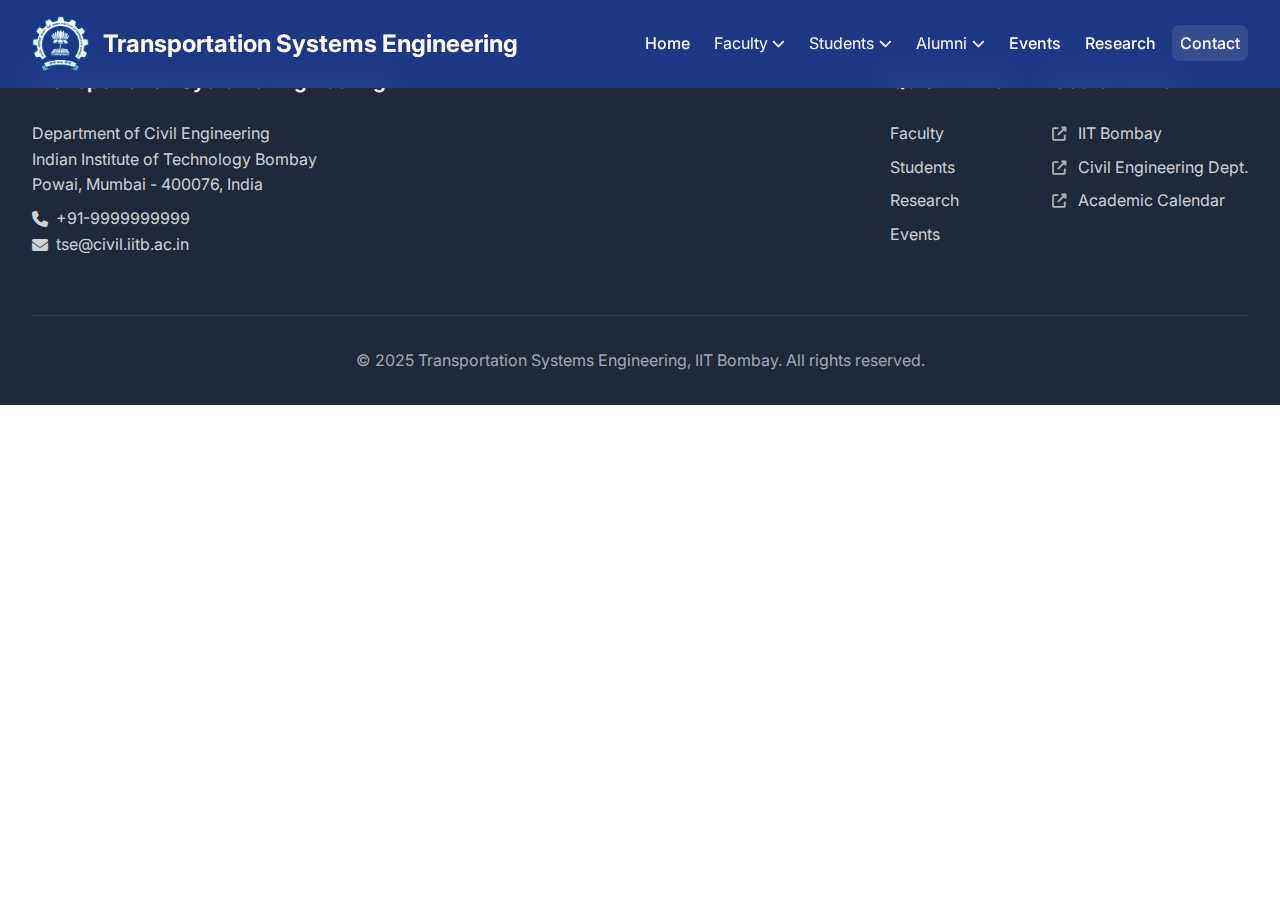
<file: contact.html>
<!DOCTYPE html>
<html lang="en">
<head>
    <meta charset="UTF-8">
    <meta name="viewport" content="width=device-width, initial-scale=1.0">
    <title>Contact - Transportation Systems Engineering | IIT Bombay</title>
    <link href="https://fonts.googleapis.com/css2?family=Inter:wght@300;400;500;600;700;800&family=Poppins:wght@300;400;500;600;700&display=swap" rel="stylesheet">
    <link href="https://cdnjs.cloudflare.com/ajax/libs/font-awesome/6.4.0/css/all.min.css" rel="stylesheet">
    <link rel="stylesheet" href="styles.css">
</head>
<body>
    <!-- Navigation -->
    <header class="header">
        <nav class="navbar">
            <div class="nav-container">
                <a href="index.html" class="logo">
                    <img src="assets/iitb-logo.png" alt="IIT Bombay Logo" class="iitb-logo" style="height: 56px; vertical-align: middle; margin-right: 10px;">
                    <span>Transportation Systems Engineering</span>
                </a>
                
                <ul class="nav-menu">
                    <li><a href="index.html" class="nav-link">Home</a></li>
                    <li class="dropdown">
                        <span class="nav-link dropdown-toggle">Faculty <i class="fas fa-chevron-down"></i></span>
                        <ul class="dropdown-menu">
                            <li><a href="faculty-current.html">Current Faculty</a></li>
                            <li><a href="faculty-past.html">Past Faculty</a></li>
                        </ul>
                    </li>
                    <li class="dropdown">
                        <span class="nav-link dropdown-toggle">Students <i class="fas fa-chevron-down"></i></span>
                        <ul class="dropdown-menu">
                            <li><a href="PhD.html">PhD</a></li>
                            <li><a href="Mtech.html">Mtech</a></li>
                        </ul>
                    </li>
                    <li class="dropdown">
                        <span class="nav-link dropdown-toggle">Alumni <i class="fas fa-chevron-down"></i></span>
                        <ul class="dropdown-menu">
                            <li><a href="past-PhD.html">Past PhD</a></li>
                            <li><a href="past-Mtech.html">Past Mtech</a></li>
                        </ul>
                    </li>
                    <li><a href="events.html" class="nav-link">Events</a></li>
                    <li><a href="research.html" class="nav-link">Research</a></li>
                    <li><a href="contact.html" class="nav-link active">Contact</a></li>
                </ul>
                
                <div class="hamburger">
                    <span></span>
                    <span></span>
                    <span></span>
                </div>
            </div>
        </nav>
    </header>


    <!-- Contact Information -->
    <!-- <section class="section">
        <div class="container">
            <div class="card-grid fade-in">
                <div class="card">
                    <div class="card-icon">
                        <i class="fas fa-map-marker-alt"></i>
                    </div>
                    <h3>Address</h3>
                    <p>Transportation Systems Engineering<br>
                       Department of Civil Engineering<br>
                       Indian Institute of Technology Bombay<br>
                       Powai, Mumbai - 400076<br>
                       Maharashtra, India</p>
                </div>
                
                <div class="card">
                    <div class="card-icon">
                        <i class="fas fa-phone"></i>
                    </div>
                    <h3>Phone</h3>
                    <p><strong>Department Office:</strong><br>
                       +91-22-2576-7301<br><br>
                       <strong>Head of Department:</strong><br>
                       +91-22-2576-7349<br><br>
                       <strong>Fax:</strong><br>
                       +91-22-2576-7302</p>
                </div>
                
                <div class="card">
                    <div class="card-icon">
                        <i class="fas fa-envelope"></i>
                    </div>
                    <h3>Email</h3>
                    <p><strong>General Inquiries:</strong><br>
                       hod@civil.iitb.ac.in<br><br>
                       <strong>Admissions:</strong><br>
                       admissions@civil.iitb.ac.in<br><br>
                       <strong>Research Collaborations:</strong><br>
                       research@civil.iitb.ac.in</p>
                </div>
                
                <div class="card">
                    <div class="card-icon">
                        <i class="fas fa-clock"></i>
                    </div>
                    <h3>Office Hours</h3>
                    <p><strong>Monday to Friday:</strong><br>
                       9:00 AM - 5:00 PM<br><br>
                       <strong>Saturday:</strong><br>
                       9:00 AM - 1:00 PM<br><br>
                       <strong>Sunday & Holidays:</strong><br>
                       Closed</p>
                </div>
            </div>
        </div>
    </section> -->

    <!-- Contact Form -->
    <!-- <section class="section section-alt">
        <div class="container">
            <div class="section-header fade-in">
                <h2 class="section-title">Send Us a Message</h2>
                <p class="section-subtitle">We'd love to hear from you and will respond as soon as possible</p>
            </div>

            <div class="contact-form fade-in">
                <form id="contactForm">
                    <div style="display: grid; grid-template-columns: 1fr 1fr; gap: 1.5rem;">
                        <div class="form-group">
                            <label for="firstName">First Name *</label>
                            <input type="text" id="firstName" name="firstName" required>
                        </div>
                        <div class="form-group">
                            <label for="lastName">Last Name *</label>
                            <input type="text" id="lastName" name="lastName" required>
                        </div>
                    </div>
                    
                    <div style="display: grid; grid-template-columns: 1fr 1fr; gap: 1.5rem;">
                        <div class="form-group">
                            <label for="email">Email Address *</label>
                            <input type="email" id="email" name="email" required>
                        </div>
                        <div class="form-group">
                            <label for="phone">Phone Number</label>
                            <input type="tel" id="phone" name="phone">
                        </div>
                    </div>
                    
                    <div class="form-group">
                        <label for="organization">Organization/Institution</label>
                        <input type="text" id="organization" name="organization">
                    </div>
                    
                    <div class="form-group">
                        <label for="inquiryType">Type of Inquiry *</label>
                        <select id="inquiryType" name="inquiryType" required>
                            <option value="">Please select...</option>
                            <option value="admissions">Admissions Information</option>
                            <option value="research">Research Collaboration</option>
                            <option value="faculty">Faculty Information</option>
                            <option value="events">Events & Conferences</option>
                            <option value="alumni">Alumni Relations</option>
                            <option value="industry">Industry Partnership</option>
                            <option value="general">General Inquiry</option>
                            <option value="media">Media & Press</option>
                        </select>
                    </div>
                    
                    <div class="form-group">
                        <label for="subject">Subject *</label>
                        <input type="text" id="subject" name="subject" required placeholder="Brief subject of your inquiry">
                    </div>
                    
                    <div class="form-group">
                        <label for="message">Message *</label>
                        <textarea id="message" name="message" required placeholder="Please provide detailed information about your inquiry. Include specific questions or requirements to help us respond effectively."></textarea>
                    </div>
                    
                    <div style="display: flex; align-items: center; gap: 0.5rem; margin-bottom: 1.5rem;">
                        <input type="checkbox" id="consent" name="consent" required>
                        <label for="consent" style="font-size: 0.9rem;">I consent to the collection and processing of my personal data for the purpose of responding to my inquiry.</label>
                    </div>
                    
                    <button type="submit" class="btn btn-primary" style="width: 100%;">
                        <i class="fas fa-paper-plane"></i>
                        Send Message
                    </button>
                </form>
            </div>
        </div>
    </section> -->

    <!-- Department Contacts -->
    <!-- <section class="section">
        <div class="container">
            <div class="section-header fade-in">
                <h2 class="section-title">Key Contacts</h2>
                <p class="section-subtitle">Direct contacts for specific inquiries</p>
            </div>

            <div class="faculty-grid fade-in">
                <div class="faculty-card">
                    <div class="faculty-header">
                        <div class="faculty-avatar">HOD</div>
                        <div class="faculty-info">
                            <h3>Prof. Tom V. Mathew</h3>
                            <div class="faculty-position">Head of Department</div>
                            <div class="faculty-contact">
                                <span><i class="fas fa-envelope"></i> tvm@civil.iitb.ac.in</span>
                                <span><i class="fas fa-phone"></i> +91-22-2576-7349</span>
                                <span><i class="fas fa-info-circle"></i> General Department Matters</span>
                            </div>
                        </div>
                    </div>
                </div>

                <div class="faculty-card">
                    <div class="faculty-header">
                        <div class="faculty-avatar">DD</div>
                        <div class="faculty-info">
                            <h3>Prof. K V Krishna Rao</h3>
                            <div class="faculty-position">Deputy Director (FIA)</div>
                            <div class="faculty-contact">
                                <span><i class="fas fa-envelope"></i> kvkrao@iitb.ac.in</span>
                                <span><i class="fas fa-phone"></i> +91-22-2576-7305</span>
                                <span><i class="fas fa-info-circle"></i> Industry Relations & Partnerships</span>
                            </div>
                        </div>
                    </div>
                </div>

                <div class="faculty-card">
                    <div class="faculty-header">
                        <div class="faculty-avatar">PG</div>
                        <div class="faculty-info">
                            <h3>Prof. P. Vedagiri</h3>
                            <div class="faculty-position">Dean (IPS)</div>
                            <div class="faculty-contact">
                                <span><i class="fas fa-envelope"></i> vedagiri@civil.iitb.ac.in</span>
                                <span><i class="fas fa-phone"></i> +91-22-2576-7307</span>
                                <span><i class="fas fa-info-circle"></i> Student Affairs & International Programs</span>
                            </div>
                        </div>
                    </div>
                </div>

                <div class="faculty-card">
                    <div class="faculty-header">
                        <div class="faculty-avatar">AO</div>
                        <div class="faculty-info">
                            <h3>Administrative Office</h3>
                            <div class="faculty-position">Department Administration</div>
                            <div class="faculty-contact">
                                <span><i class="fas fa-envelope"></i> office@civil.iitb.ac.in</span>
                                <span><i class="fas fa-phone"></i> +91-22-2576-7301</span>
                                <span><i class="fas fa-info-circle"></i> Administrative Queries & Documentation</span>
                            </div>
                        </div>
                    </div>
                </div>
            </div>
        </div>
    </section> -->

    <!-- Location Map -->
    <!-- <section class="section section-alt">
        <div class="container">
            <div class="section-header fade-in">
                <h2 class="section-title">Find Us</h2>
                <p class="section-subtitle">IIT Bombay campus location and directions</p>
            </div>

            <div style="background: var(--white); padding: 2rem; border-radius: 1rem; box-shadow: var(--shadow-lg); margin-bottom: 3rem;" class="fade-in">
                <div style="display: grid; grid-template-columns: 1fr 1fr; gap: 3rem; align-items: center;">
                    <div>
                        <h3 style="color: var(--primary-blue); margin-bottom: 1rem;">How to Reach IIT Bombay</h3>
                        <div style="margin-bottom: 1.5rem;">
                            <h4 style="color: var(--text-dark); margin-bottom: 0.5rem;"><i class="fas fa-plane"></i> By Air</h4>
                            <p style="margin-bottom: 1rem;">Chhatrapati Shivaji Maharaj International Airport is the nearest airport, approximately 15 km from the campus. Taxi services and airport shuttles are available.</p>
                        </div>
                        
                        <div style="margin-bottom: 1.5rem;">
                            <h4 style="color: var(--text-dark); margin-bottom: 0.5rem;"><i class="fas fa-train"></i> By Train</h4>
                            <p style="margin-bottom: 1rem;">Kanjurmarg Railway Station (Central Line) is the nearest station, about 2 km from campus. Mumbai CST and Mumbai Central are major railway terminals.</p>
                        </div>
                        
                        <div style="margin-bottom: 1.5rem;">
                            <h4 style="color: var(--text-dark); margin-bottom: 0.5rem;"><i class="fas fa-subway"></i> By Metro</h4>
                            <p style="margin-bottom: 1rem;">Powai Metro Station on Line 7 (Andheri East to Dahisar East) provides direct connectivity to the campus.</p>
                        </div>
                        
                        <div>
                            <h4 style="color: var(--text-dark); margin-bottom: 0.5rem;"><i class="fas fa-car"></i> By Road</h4>
                            <p>IIT Bombay is accessible via the Eastern Express Highway and Powai-Vihar Lake Road. Ample parking is available on campus.</p>
                        </div>
                    </div>
                    
                    <div>
                        <div style="border-radius: 1rem; overflow: hidden; box-shadow: var(--shadow-md);">
                            <iframe src="https://www.google.com/maps/embed?pb=!1m18!1m12!1m3!1d3769.0689822124394!2d72.91174731490278!3d19.134321956964758!2m3!1f0!2f0!3f0!3m2!1i1024!2i768!4f13.1!3m3!1m2!1s0x3be7c7ee3ed8b5af%3A0x4f29c1b6e3c8b8e0!2sIndian%20Institute%20of%20Technology%20Bombay!5e0!3m2!1sen!2sin!4v1635845123456!5m2!1sen!2sin" 
                                    width="100%" 
                                    height="300" 
                                    style="border:0;" 
                                    allowfullscreen="" 
                                    loading="lazy" 
                                    referrerpolicy="no-referrer-when-downgrade">
                            </iframe>
                        </div>
                    </div>
                </div>
            </div>
        </div>
    </section> -->

    <!-- FAQ Section -->
    <!-- <section class="section">
        <div class="container">
            <div class="section-header fade-in">
                <h2 class="section-title">Frequently Asked Questions</h2>
                <p class="section-subtitle">Quick answers to common inquiries</p>
            </div>

            <div class="card-grid fade-in">
                <div class="card">
                    <h3>Admissions</h3>
                    <p><strong>Q: When do applications open for M.Tech/PhD programs?</strong><br>
                    A: Applications typically open in February for the July session. Check our website and IIT Bombay admissions portal for exact dates.</p>
                </div>
                
                <div class="card">
                    <h3>Research</h3>
                    <p><strong>Q: How can I collaborate on research projects?</strong><br>
                    A: Contact the relevant faculty member directly or email research@civil.iitb.ac.in with your research proposal and background.</p>
                </div>
                
                <div class="card">
                    <h3>Industry Partnerships</h3>
                    <p><strong>Q: Does TSE offer consulting services?</strong><br>
                    A: Yes, we provide consulting services through our faculty expertise. Contact kvkrao@iitb.ac.in for industry collaboration opportunities.</p>
                </div>
                
                <div class="card">
                    <h3>Events</h3>
                    <p><strong>Q: How can I participate in TPMDC conference?</strong><br>
                    A: TPMDC is held biennially. Registration details are announced on our website 6 months prior to the conference.</p>
                </div>
                
                <div class="card">
                    <h3>Facilities</h3>
                    <p><strong>Q: Can external researchers access lab facilities?</strong><br>
                    A: Collaborative access may be possible through formal agreements. Contact the relevant faculty member to discuss possibilities.</p>
                </div>
                
                <div class="card">
                    <h3>Alumni</h3>
                    <p><strong>Q: How can I stay connected with the TSE community?</strong><br>
                    A: Join our alumni network by contacting alumni@civil.iitb.ac.in and follow our social media channels for updates.</p>
                </div>
            </div>
        </div>
    </section> -->

    <footer class="footer">
        <div class="container">
            <div class="footer-content">
                <div class="footer-section">
                    <h3>Transportation Systems Engineering</h3>
                    <p>Department of Civil Engineering<br>
                       Indian Institute of Technology Bombay<br>
                       Powai, Mumbai - 400076, India</p>
                    <p>
                        <span style="display: inline-flex; align-items: center; gap: 0.5em;">
                            <i class="fas fa-phone"></i> <span>+91-9999999999</span>
                        </span>
                        <br>
                        <span style="display: inline-flex; align-items: center; gap: 0.5em;">
                            <i class="fas fa-envelope"></i> <span>tse@civil.iitb.ac.in</span>
                        </span>
                    </p>
                </div>
                <div class="footer-links-container">
                    <div class="footer-section">
                        <h3>Quick Links</h3>
                        <ul>
                            <li><a href="faculty.html">Faculty</a></li>
                            <li><a href="students.html">Students</a></li>
                            <li><a href="research.html">Research</a></li>
                            <li><a href="events.html">Events</a></li>
                        </ul>
                    </div>
                    <div class="footer-section">
                        <h3>Useful Links</h3>
                        <ul>
                            <li><a href="https://www.iitb.ac.in" target="_blank"><i class="fas fa-external-link-alt"></i> IIT Bombay</a></li>
                            <li><a href="https://www.civil.iitb.ac.in" target="_blank"><i class="fas fa-external-link-alt"></i> Civil Engineering Dept.</a></li>
                            <li><a href="https://acad.iitb.ac.in/academics/calendar-and-timetable" target="_blank"><i class="fas fa-external-link-alt"></i> Academic Calendar</a></li>
                        </ul>
                    </div>
                </div>
            </div>
            <div class="footer-bottom">
                <p>&copy; 2025 Transportation Systems Engineering, IIT Bombay. All rights reserved.</p>
            </div>
        </div>
    </footer>

    <script src="script.js"></script>
</body>
</html>
</file>
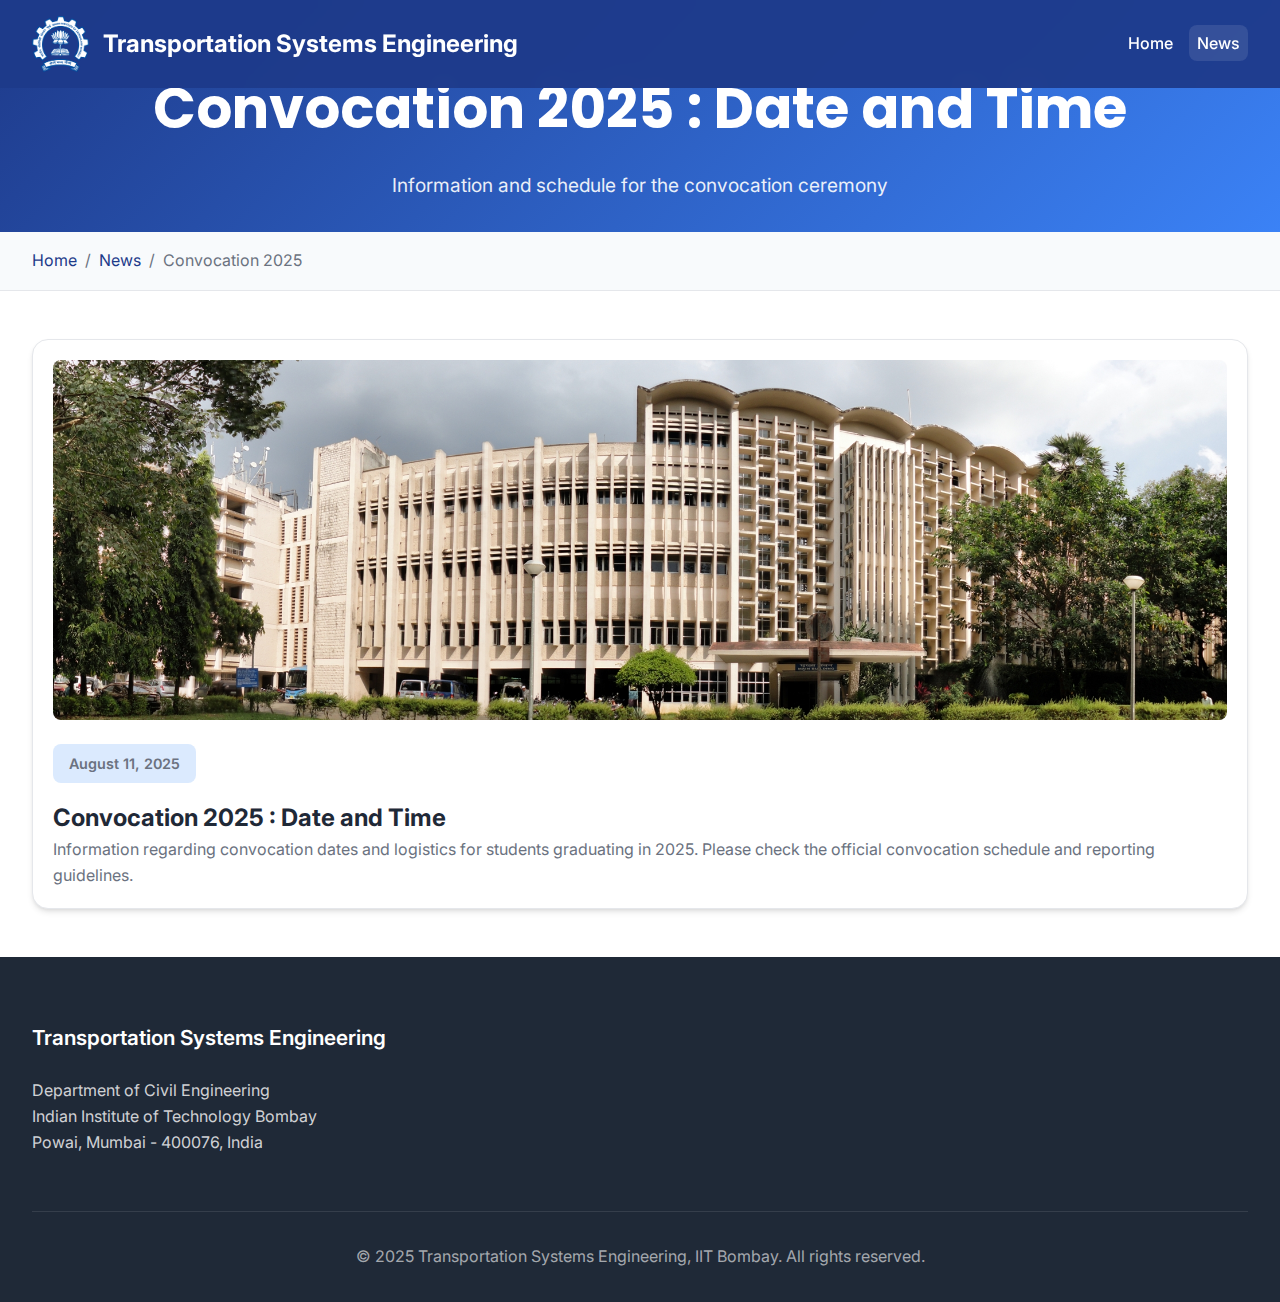
<file: convocation-2025.html>
<!DOCTYPE html>
<html lang="en">
<head>
    <meta charset="UTF-8">
    <meta name="viewport" content="width=device-width, initial-scale=1.0">
    <title>Convocation 2025 | News</title>
    <link href="https://fonts.googleapis.com/css2?family=Inter:wght@300;400;500;600;700;800&family=Poppins:wght@300;400;500;600;700&display=swap" rel="stylesheet">
    <link href="https://cdnjs.cloudflare.com/ajax/libs/font-awesome/6.4.0/css/all.min.css" rel="stylesheet">
    <link rel="stylesheet" href="styles.css">
</head>
<body class="dense">
    <header class="header">
        <nav class="navbar">
            <div class="nav-container">
                <a href="index.html" class="logo">
                    <img src="assets/iitb-logo.png" alt="IIT Bombay Logo" class="iitb-logo" style="height: 56px; vertical-align: middle; margin-right: 10px;">
                    <span>Transportation Systems Engineering</span>
                </a>
                <ul class="nav-menu">
                    <li><a href="index.html" class="nav-link">Home</a></li>
                    <li><a href="news.html" class="nav-link active">News</a></li>
                </ul>
                <div class="hamburger">
                    <span></span>
                    <span></span>
                    <span></span>
                </div>
            </div>
        </nav>
        <section class="page-header" role="banner">
            <div class="container">
                <h1>Convocation 2025 : Date and Time</h1>
                <p>Information and schedule for the convocation ceremony</p>
            </div>
        </section>
    </header>

    <nav class="breadcrumb" aria-label="Breadcrumb">
        <div class="container breadcrumb-nav">
            <a href="index.html">Home</a>
            <span aria-hidden="true">/</span>
            <a href="news.html">News</a>
            <span aria-hidden="true">/</span>
            <span>Convocation 2025</span>
        </div>
    </nav>

    <main class="section">
        <div class="container">
            <article class="card">
                <img src="assets/iitb-hero.jpg" alt="Convocation" style="width:100%; height:360px; object-fit:cover; border-radius:8px;">
                <div style="margin-top:1rem;">
                    <p class="news-date">August 11, 2025</p>
                    <h2>Convocation 2025 : Date and Time</h2>
                    <p>Information regarding convocation dates and logistics for students graduating in 2025. Please check the official convocation schedule and reporting guidelines.</p>
                </div>
            </article>
        </div>
    </main>

    <footer class="footer">
        <div class="container">
            <div class="footer-content">
                <div class="footer-section">
                    <h3>Transportation Systems Engineering</h3>
                    <p>Department of Civil Engineering<br>
                       Indian Institute of Technology Bombay<br>
                       Powai, Mumbai - 400076, India</p>
                </div>
            </div>
            <div class="footer-bottom">
                <p>&copy; 2025 Transportation Systems Engineering, IIT Bombay. All rights reserved.</p>
            </div>
        </div>
    </footer>
</body>
</html>
</file>
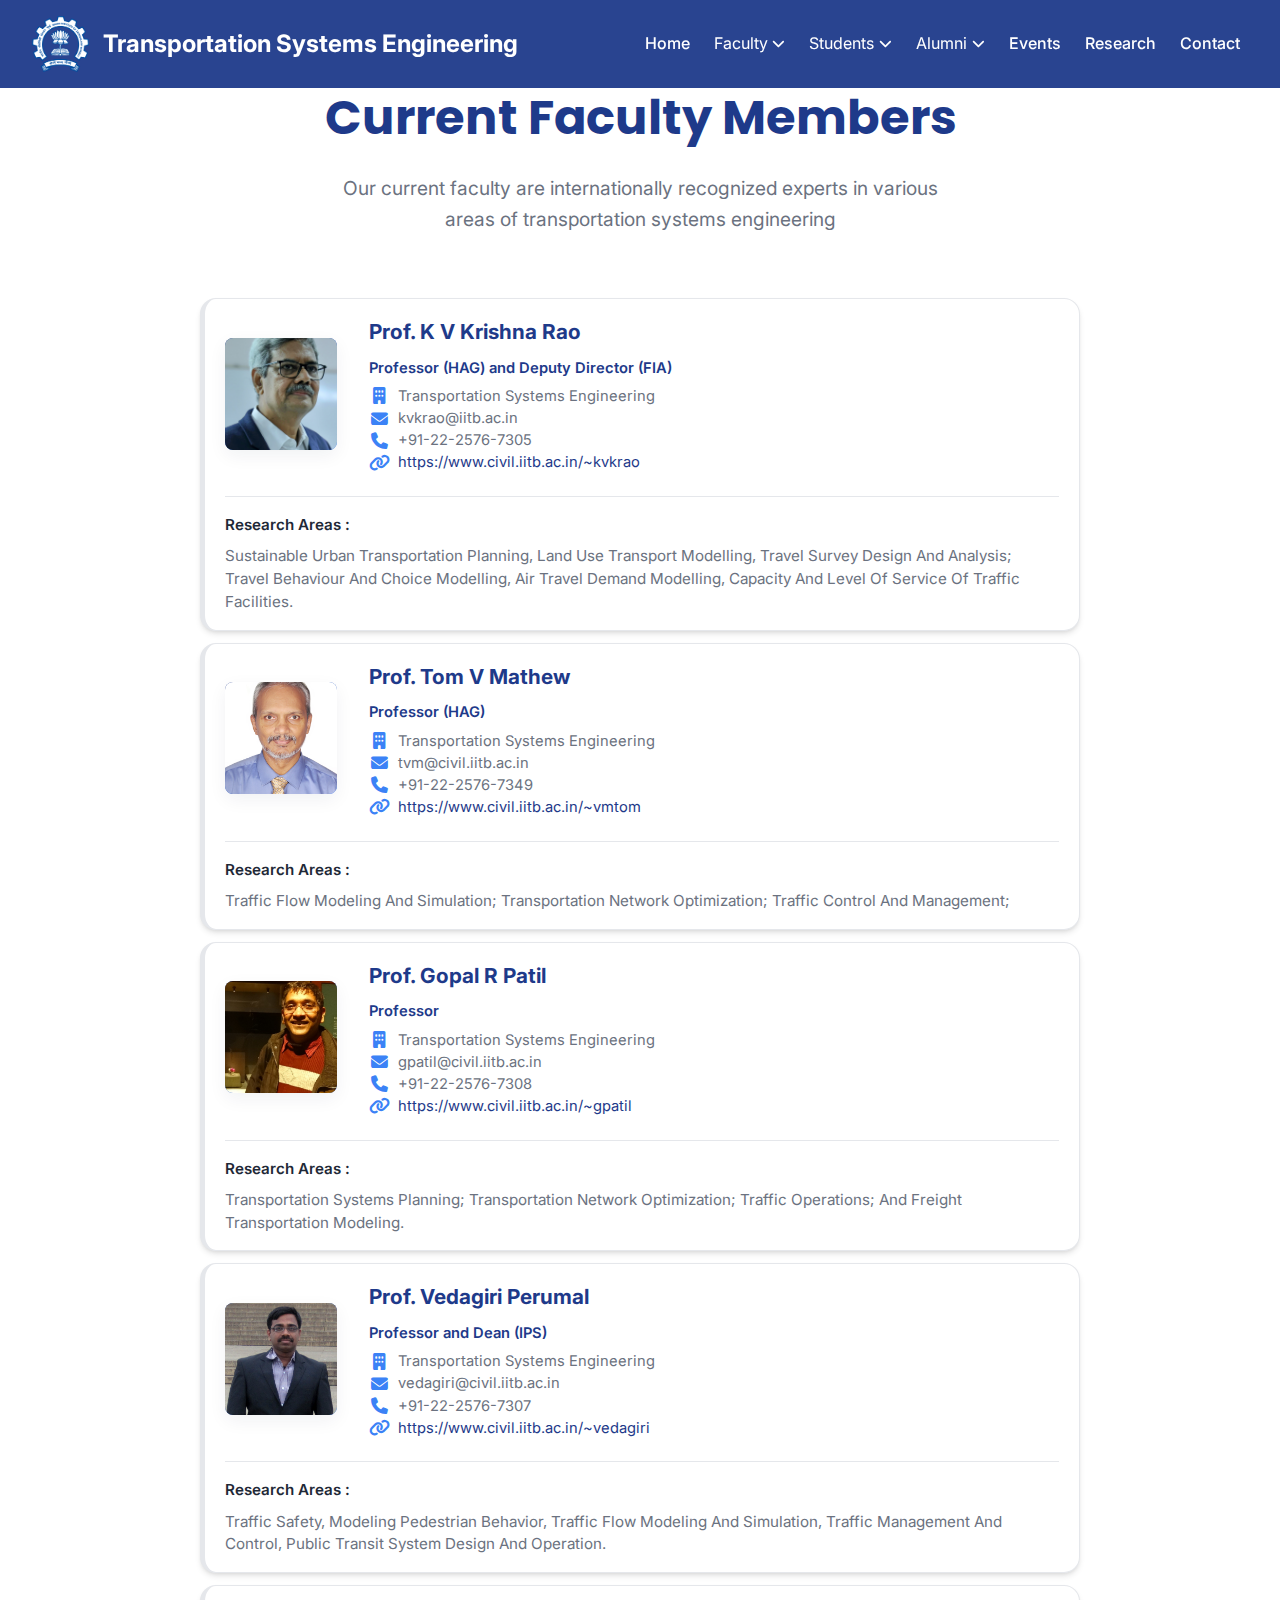
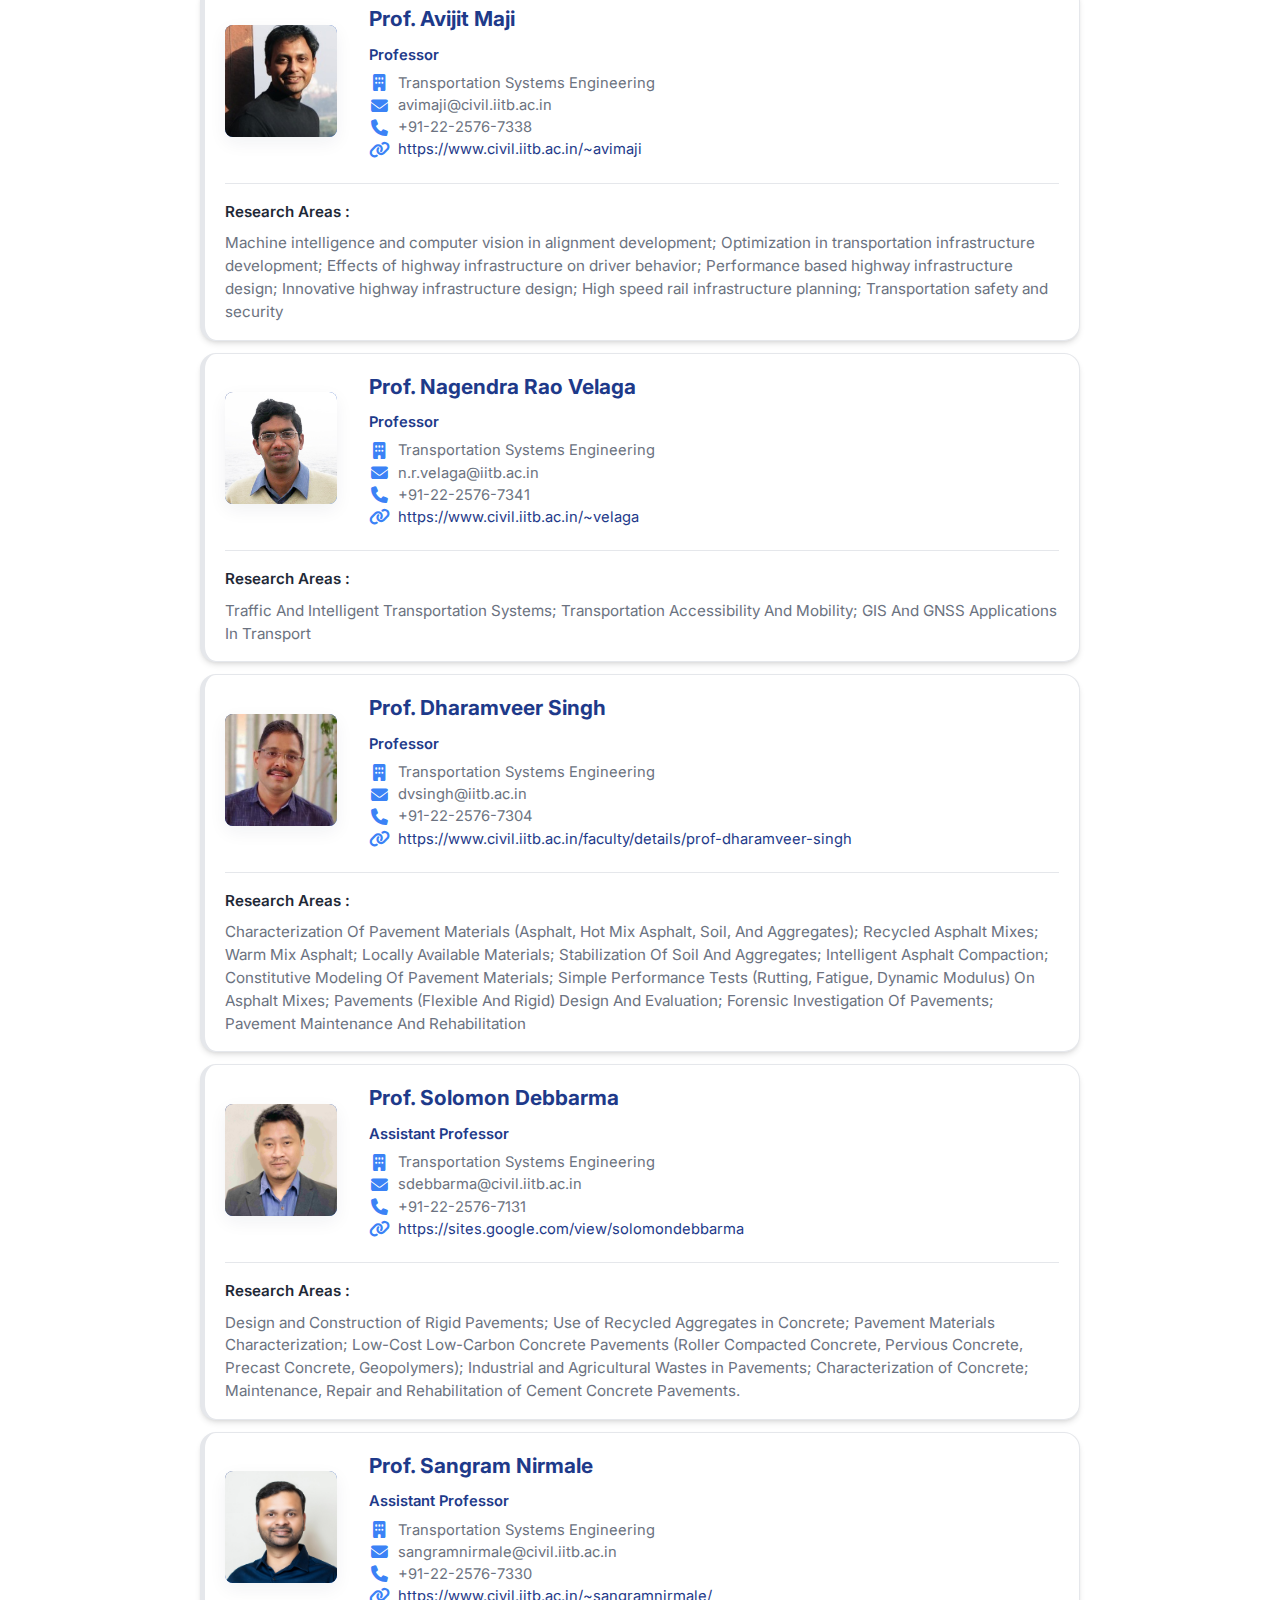
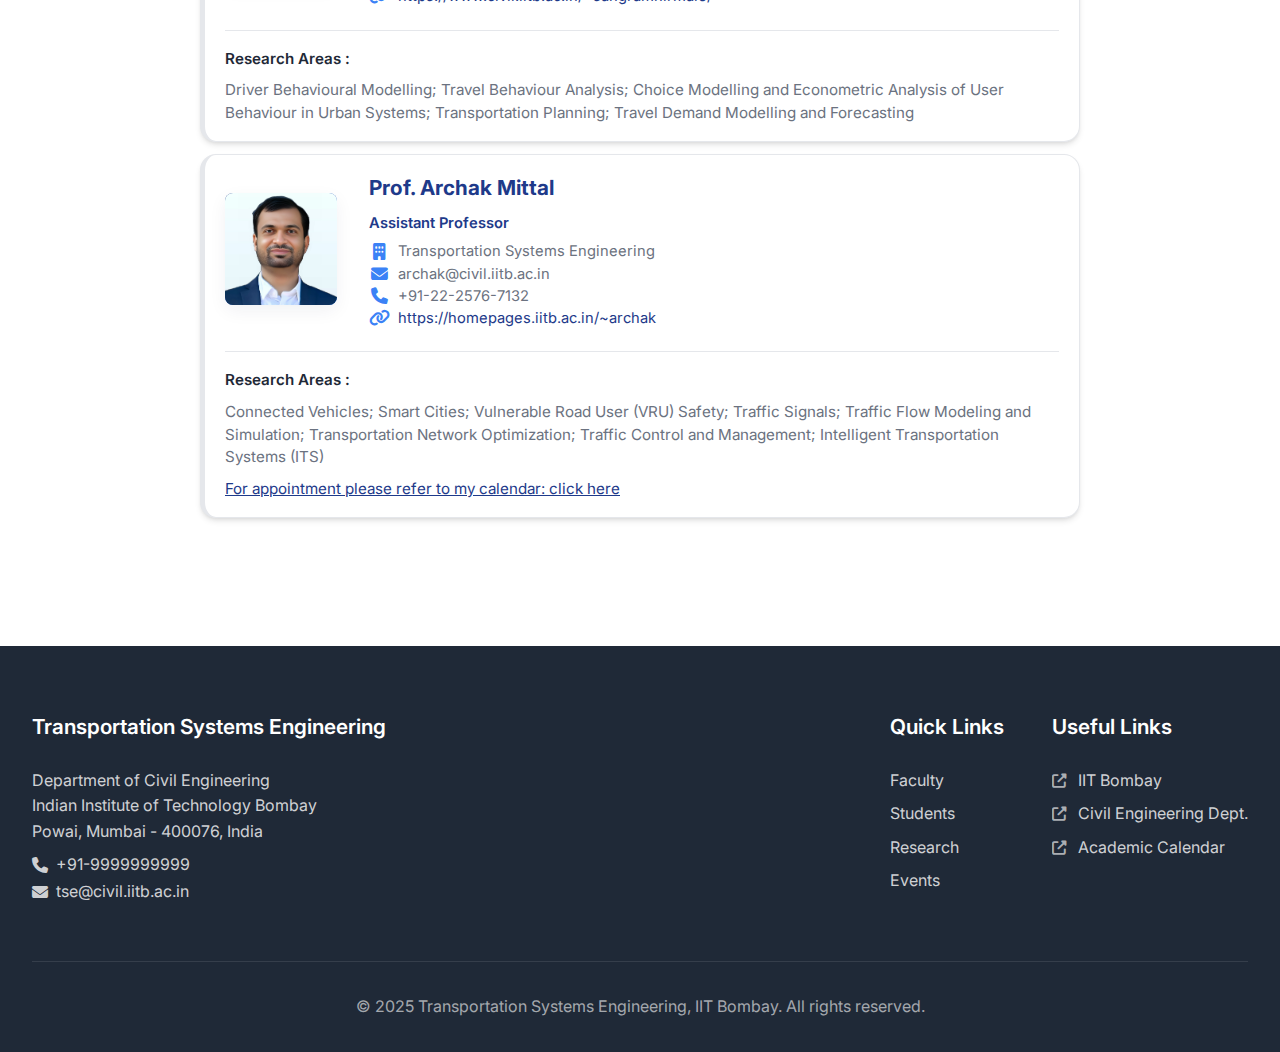
<file: faculty-current.html>
<!DOCTYPE html>
<html lang="en">
<head>
    <meta charset="UTF-8">
    <meta name="viewport" content="width=device-width, initial-scale=1.0">
    <title>Current Faculty - Transportation Systems Engineering | IIT Bombay</title>
    <link href="https://fonts.googleapis.com/css2?family=Inter:wght@300;400;500;600;700;800&family=Poppins:wght@300;400;500;600;700&display=swap" rel="stylesheet">
    <link href="https://cdnjs.cloudflare.com/ajax/libs/font-awesome/6.4.0/css/all.min.css" rel="stylesheet">
    <link rel="stylesheet" href="styles.css">
</head>
<body>
    <header class="header">
        <nav class="navbar">
            <div class="nav-container">
                <a href="index.html" class="logo">
                    <img src="assets/iitb-logo.png" alt="IIT Bombay Logo" class="iitb-logo" style="height: 56px; vertical-align: middle; margin-right: 10px;">
                    <span>Transportation Systems Engineering</span>
                </a>
                
                <ul class="nav-menu">
                    <li><a href="index.html" class="nav-link">Home</a></li>
                    <li class="dropdown">
                        <span class="nav-link dropdown-toggle active">Faculty <i class="fas fa-chevron-down"></i></span>
                        <ul class="dropdown-menu">
                            <li><a href="faculty-current.html" class="active">Current Faculty</a></li>
                            <li><a href="faculty-past.html">Past Faculty</a></li>
                        </ul>
                    </li>
                    <li class="dropdown">
                        <span class="nav-link dropdown-toggle">Students <i class="fas fa-chevron-down"></i></span>
                        <ul class="dropdown-menu">
                            <li><a href="PhD.html">PhD</a></li>
                            <li><a href="Mtech.html">Mtech</a></li>
                        </ul>
                    </li>
                    <li class="dropdown">
                        <span class="nav-link dropdown-toggle">Alumni <i class="fas fa-chevron-down"></i></span>
                        <ul class="dropdown-menu">
                            <li><a href="past-PhD.html">Past PhD</a></li>
                            <li><a href="past-Mtech.html">Past Mtech</a></li>
                        </ul>
                    </li>
                    <li><a href="events.html" class="nav-link">Events</a></li>
                    <li><a href="research.html" class="nav-link">Research</a></li>
                    <li><a href="contact.html" class="nav-link">Contact</a></li>
                </ul>
                
                <div class="hamburger">
                    <span></span>
                    <span></span>
                    <span></span>
                </div>
            </div>
        </nav>
    </header>

    <section class="section">
        <div class="container">
            <div class="section-header fade-in">
                <h2 class="section-title">Current Faculty Members</h2>
                <p class="section-subtitle">
                    Our current faculty are internationally recognized experts in various areas of transportation systems engineering
                </p>
            </div>

            <div class="faculty-grid vertical-list fade-in">

                <!-- Prof. K V Krishna Rao -->
                <div class="faculty-card kvkrao-card">
                    <div class="faculty-header">
                        <div class="faculty-avatar">
                            <img src="assets/kvkrao.jpeg" alt="Prof. K V Krishna Rao" style="width: 100%; height: 100%; object-fit: cover;">
                        </div>
                        <div class="faculty-info">
                            <h3>Prof. K V Krishna Rao</h3>
                            <div class="faculty-position">Professor (HAG) and Deputy Director (FIA)</div>
                            <div class="faculty-contact">
                                <span><i class="fas fa-building"></i> Transportation Systems Engineering</span>
                                <span><i class="fas fa-envelope"></i> kvkrao@iitb.ac.in</span>
                                <span><i class="fas fa-phone"></i> +91-22-2576-7305</span>
                                <span><i class="fas fa-link"></i> <a href="https://www.civil.iitb.ac.in/~kvkrao" target="_blank">https://www.civil.iitb.ac.in/~kvkrao</a></span>
                            </div>
                        </div>
                    </div>
                    <div class="faculty-research">
                        <div class="research-title">Research Areas :</div>
                        <div class="research-areas">
                            Sustainable Urban Transportation Planning, Land Use Transport Modelling, Travel Survey Design And Analysis; Travel Behaviour And Choice Modelling, Air Travel Demand Modelling, Capacity And Level Of Service Of Traffic Facilities.
                        </div>
                    </div>
                </div>

                <!-- Prof. Tom V Mathew -->
                <div class="faculty-card">
                    <div class="faculty-header">
                        <div class="faculty-avatar">
                            <img src="assets/vmtom.jpeg" alt="Prof. Tom V. Mathew" style="width: 100%; height: 100%; object-fit: cover;">
                        </div>
                        <div class="faculty-info">
                            <h3>Prof. Tom V Mathew</h3>
                            <div class="faculty-position">Professor (HAG)</div>
                            <div class="faculty-contact">
                                <span><i class="fas fa-building"></i> Transportation Systems Engineering</span>
                                <span><i class="fas fa-envelope"></i> tvm@civil.iitb.ac.in</span>
                                <span><i class="fas fa-phone"></i> +91-22-2576-7349</span>
                                <span><i class="fas fa-link"></i> <a href="https://www.civil.iitb.ac.in/~vmtom" target="_blank">https://www.civil.iitb.ac.in/~vmtom</a></span>
                            </div>
                        </div>
                    </div>
                    <div class="faculty-research">
                        <div class="research-title">Research Areas :</div>
                        <div class="research-areas">
                            Traffic Flow Modeling And Simulation; Transportation Network Optimization; Traffic Control And Management;
                        </div>
                    </div>
                </div>

                <!-- Prof. Gopal R Patil -->
                <div class="faculty-card">
                    <div class="faculty-header">
                        <div class="faculty-avatar">
                            <img src="assets/gpatil.jpeg" alt="Prof. Gopal R Patil" style="width: 100%; height: 100%; object-fit: cover;">
                        </div>
                        <div class="faculty-info">
                            <h3>Prof. Gopal R Patil</h3>
                            <div class="faculty-position">Professor</div>
                            <div class="faculty-contact">
                                <span><i class="fas fa-building"></i> Transportation Systems Engineering</span>
                                <span><i class="fas fa-envelope"></i> gpatil@civil.iitb.ac.in</span>
                                <span><i class="fas fa-phone"></i> +91-22-2576-7308</span>
                                <span><i class="fas fa-link"></i> <a href="https://www.civil.iitb.ac.in/~gpatil" target="_blank">https://www.civil.iitb.ac.in/~gpatil</a></span>
                            </div>
                        </div>
                    </div>
                    <div class="faculty-research">
                        <div class="research-title">Research Areas :</div>
                        <div class="research-areas">
                            Transportation Systems Planning; Transportation Network Optimization; Traffic Operations; And Freight Transportation Modeling.
                        </div>
                    </div>
                </div>

                <!-- Prof. Vedagiri Perumal -->
                <div class="faculty-card">
                    <div class="faculty-header">
                        <div class="faculty-avatar">
                            <img src="assets/vedagiri.jpeg" alt="Prof. Vedagiri Perumal" style="width: 100%; height: 100%; object-fit: cover;">
                        </div>
                        <div class="faculty-info">
                            <h3>Prof. Vedagiri Perumal</h3>
                            <div class="faculty-position">Professor and Dean (IPS)</div>
                            <div class="faculty-contact">
                                <span><i class="fas fa-building"></i> Transportation Systems Engineering</span>
                                <span><i class="fas fa-envelope"></i> vedagiri@civil.iitb.ac.in</span>
                                <span><i class="fas fa-phone"></i> +91-22-2576-7307</span>
                                <span><i class="fas fa-link"></i> <a href="https://www.civil.iitb.ac.in/~vedagiri" target="_blank">https://www.civil.iitb.ac.in/~vedagiri</a></span>
                            </div>
                        </div>
                    </div>
                    <div class="faculty-research">
                        <div class="research-title">Research Areas :</div>
                        <div class="research-areas">
                            Traffic Safety, Modeling Pedestrian Behavior, Traffic Flow Modeling And Simulation, Traffic Management And Control, Public Transit System Design And Operation.
                        </div>
                    </div>
                </div>

                <!-- Prof. Avijit Maji -->
                <div class="faculty-card">
                    <div class="faculty-header">
                        <div class="faculty-avatar">
                            <img src="assets/avimaji.jpeg" alt="Prof. Avijit Maji" style="width: 100%; height: 100%; object-fit: cover;">
                        </div>
                        <div class="faculty-info">
                            <h3>Prof. Avijit Maji</h3>
                            <div class="faculty-position">Professor</div>
                            <div class="faculty-contact">
                                <span><i class="fas fa-building"></i> Transportation Systems Engineering</span>
                                <span><i class="fas fa-envelope"></i> avimaji@civil.iitb.ac.in</span>
                                <span><i class="fas fa-phone"></i> +91-22-2576-7338</span>
                                <span><i class="fas fa-link"></i> <a href="https://www.civil.iitb.ac.in/~avimaji" target="_blank">https://www.civil.iitb.ac.in/~avimaji</a></span>
                            </div>
                        </div>
                    </div>
                    <div class="faculty-research">
                        <div class="research-title">Research Areas :</div>
                        <div class="research-areas">
                            Machine intelligence and computer vision in alignment development; Optimization in transportation infrastructure development; Effects of highway infrastructure on driver behavior; Performance based highway infrastructure design; Innovative highway infrastructure design; High speed rail infrastructure planning; Transportation safety and security
                        </div>
                    </div>
                </div>

                <!-- Prof. Nagendra Rao Velaga -->
                <div class="faculty-card">
                    <div class="faculty-header">
                        <div class="faculty-avatar">
                            <img src="assets/velaga.jpeg" alt="Prof. N R Velaga" style="width: 100%; height: 100%; object-fit: cover;">
                        </div>
                        <div class="faculty-info">
                            <h3>Prof. Nagendra Rao Velaga</h3>
                            <div class="faculty-position">Professor</div>
                            <div class="faculty-contact">
                                <span><i class="fas fa-building"></i> Transportation Systems Engineering</span>
                                <span><i class="fas fa-envelope"></i> n.r.velaga@iitb.ac.in</span>
                                <span><i class="fas fa-phone"></i> +91-22-2576-7341</span>
                                <span><i class="fas fa-link"></i> <a href="https://www.civil.iitb.ac.in/~velaga" target="_blank">https://www.civil.iitb.ac.in/~velaga</a></span>
                            </div>
                        </div>
                    </div>
                    <div class="faculty-research">
                        <div class="research-title">Research Areas :</div>
                        <div class="research-areas">
                            Traffic And Intelligent Transportation Systems; Transportation Accessibility And Mobility; GIS And GNSS Applications In Transport
                        </div>
                    </div>
                </div>

                <!-- Prof. Dharamveer Singh -->
                <div class="faculty-card">
                    <div class="faculty-header">
                        <div class="faculty-avatar">
                            <img src="assets/dharamveer.jpeg" alt="Prof. Dharamveer Singh" style="width: 100%; height: 100%; object-fit: cover;">
                        </div>
                        <div class="faculty-info">
                            <h3>Prof. Dharamveer Singh</h3>
                            <div class="faculty-position">Professor</div>
                            <div class="faculty-contact">
                                <span><i class="fas fa-building"></i> Transportation Systems Engineering</span>
                                <span><i class="fas fa-envelope"></i> dvsingh@iitb.ac.in</span>
                                <span><i class="fas fa-phone"></i> +91-22-2576-7304</span>
                                <span><i class="fas fa-link"></i> <a href="https://www.civil.iitb.ac.in/faculty/details/prof-dharamveer-singh" target="_blank">https://www.civil.iitb.ac.in/faculty/details/prof-dharamveer-singh</a></span>
                            </div>
                        </div>
                    </div>
                    <div class="faculty-research">
                        <div class="research-title">Research Areas :</div>
                        <div class="research-areas">
                            Characterization Of Pavement Materials (Asphalt, Hot Mix Asphalt, Soil, And Aggregates); Recycled Asphalt Mixes; Warm Mix Asphalt; Locally Available Materials; Stabilization Of Soil And Aggregates; Intelligent Asphalt Compaction; Constitutive Modeling Of Pavement Materials; Simple Performance Tests (Rutting, Fatigue, Dynamic Modulus) On Asphalt Mixes; Pavements (Flexible And Rigid) Design And Evaluation; Forensic Investigation Of Pavements; Pavement Maintenance And Rehabilitation
                        </div>
                    </div>
                </div>

                <!-- Prof. Solomon Debbarma -->
                <div class="faculty-card">
                    <div class="faculty-header">
                        <div class="faculty-avatar">
                            <img src="assets/solomon.jpeg" alt="Prof. Solomon Debbarma" style="width: 100%; height: 100%; object-fit: cover;">
                        </div>
                        <div class="faculty-info">
                            <h3>Prof. Solomon Debbarma</h3>
                            <div class="faculty-position">Assistant Professor</div>
                            <div class="faculty-contact">
                                <span><i class="fas fa-building"></i> Transportation Systems Engineering</span>
                                <span><i class="fas fa-envelope"></i> sdebbarma@civil.iitb.ac.in</span>
                                <span><i class="fas fa-phone"></i> +91-22-2576-7131</span>
                                <span><i class="fas fa-link"></i> <a href="https://sites.google.com/view/solomondebbarma" target="_blank">https://sites.google.com/view/solomondebbarma</a></span>
                            </div>
                        </div>
                    </div>
                    <div class="faculty-research">
                        <div class="research-title">Research Areas :</div>
                        <div class="research-areas">
                            Design and Construction of Rigid Pavements; Use of Recycled Aggregates in Concrete; Pavement Materials Characterization; Low-Cost Low-Carbon Concrete Pavements (Roller Compacted Concrete, Pervious Concrete, Precast Concrete, Geopolymers); Industrial and Agricultural Wastes in Pavements; Characterization of Concrete; Maintenance, Repair and Rehabilitation of Cement Concrete Pavements.
                        </div>
                    </div>
                </div>

                <!-- Prof. Sangram Nirmale -->
                <div class="faculty-card">
                    <div class="faculty-header">
                        <div class="faculty-avatar">
                            <img src="assets/sangram.jpeg" alt="Prof. Sangram Nirmale" style="width: 100%; height: 100%; object-fit: cover;">
                        </div>
                        <div class="faculty-info">
                            <h3>Prof. Sangram Nirmale</h3>
                            <div class="faculty-position">Assistant Professor</div>
                            <div class="faculty-contact">
                                <span><i class="fas fa-building"></i> Transportation Systems Engineering</span>
                                <span><i class="fas fa-envelope"></i> sangramnirmale@civil.iitb.ac.in</span>
                                <span><i class="fas fa-phone"></i> +91-22-2576-7330</span>
                                <span><i class="fas fa-link"></i> <a href="https://www.civil.iitb.ac.in/~sangramnirmale/" target="_blank">https://www.civil.iitb.ac.in/~sangramnirmale/</a></span>
                            </div>
                        </div>
                    </div>
                    <div class="faculty-research">
                        <div class="research-title">Research Areas :</div>
                        <div class="research-areas">
                            Driver Behavioural Modelling; Travel Behaviour Analysis; Choice Modelling and Econometric Analysis of User Behaviour in Urban Systems; Transportation Planning; Travel Demand Modelling and Forecasting
                        </div>
                    </div>
                </div>

                <!-- Prof. Archak Mittal -->
                <div class="faculty-card">
                    <div class="faculty-header">
                        <div class="faculty-avatar">
                            <img src="assets/archak.png" alt="Prof. Archak Mittal" style="width: 100%; height: 100%; object-fit: cover;">
                        </div>
                        <div class="faculty-info">
                            <h3>Prof. Archak Mittal</h3>
                            <div class="faculty-position">Assistant Professor</div>
                            <div class="faculty-contact">
                                <span><i class="fas fa-building"></i> Transportation Systems Engineering</span>
                                <span><i class="fas fa-envelope"></i> archak@civil.iitb.ac.in</span>
                                <span><i class="fas fa-phone"></i> +91-22-2576-7132</span>
                                <span><i class="fas fa-link"></i> <a href="https://homepages.iitb.ac.in/~archak" target="_blank">https://homepages.iitb.ac.in/~archak</a></span>
                            </div>
                        </div>
                    </div>
                    <div class="faculty-research">
                        <div class="research-title">Research Areas :</div>
                        <div class="research-areas">
                            Connected Vehicles; Smart Cities; Vulnerable Road User (VRU) Safety; Traffic Signals; Traffic Flow Modeling and Simulation; Transportation Network Optimization; Traffic Control and Management; Intelligent Transportation Systems (ITS)
                        </div>
                        <p style="margin-top:0.5rem; font-size:0.95rem;"><a href="#" style="color:var(--primary-blue); text-decoration:underline;">For appointment please refer to my calendar: click here</a></p>
                    </div>
                </div>
            </div>
        </div>
    </section>

    <!-- Footer -->
    <footer class="footer">
        <div class="container">
            <div class="footer-content">
                <div class="footer-section">
                    <h3>Transportation Systems Engineering</h3>
                    <p>Department of Civil Engineering<br>
                       Indian Institute of Technology Bombay<br>
                       Powai, Mumbai - 400076, India</p>
                    <p>
                        <span style="display: inline-flex; align-items: center; gap: 0.5em;">
                            <i class="fas fa-phone"></i> <span>+91-9999999999</span>
                        </span>
                        <br>
                        <span style="display: inline-flex; align-items: center; gap: 0.5em;">
                            <i class="fas fa-envelope"></i> <span>tse@civil.iitb.ac.in</span>
                        </span>
                    </p>
                </div>
                <div class="footer-links-container">
                    <div class="footer-section">
                        <h3>Quick Links</h3>
                        <ul>
                            <li><a href="faculty.html">Faculty</a></li>
                            <li><a href="students.html">Students</a></li>
                            <li><a href="research.html">Research</a></li>
                            <li><a href="events.html">Events</a></li>
                        </ul>
                    </div>
                    <div class="footer-section">
                        <h3>Useful Links</h3>
                        <ul>
                            <li><a href="https://www.iitb.ac.in" target="_blank"><i class="fas fa-external-link-alt"></i> IIT Bombay</a></li>
                            <li><a href="https://www.civil.iitb.ac.in" target="_blank"><i class="fas fa-external-link-alt"></i> Civil Engineering Dept.</a></li>
                            <li><a href="https://acad.iitb.ac.in/academics/calendar-and-timetable" target="_blank"><i class="fas fa-external-link-alt"></i> Academic Calendar</a></li>
                        </ul>
                    </div>
                </div>
            </div>
            <div class="footer-bottom">
                <p>&copy; 2025 Transportation Systems Engineering, IIT Bombay. All rights reserved.</p>
            </div>
        </div>
    </footer>

    <script src="script.js"></script>
</body>
</html>
</file>
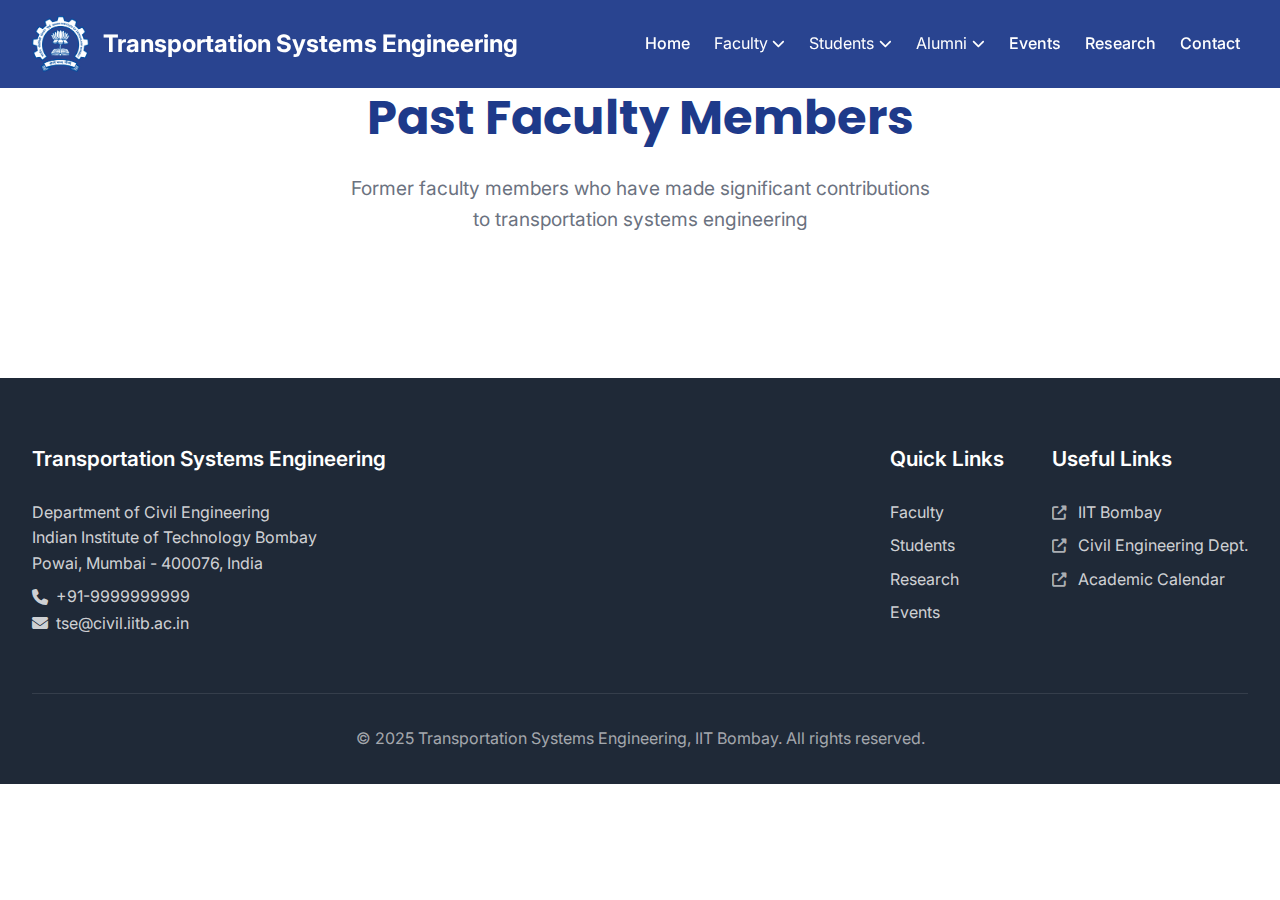
<file: faculty-past.html>
<!DOCTYPE html>
<html lang="en">
<head>
    <meta charset="UTF-8">
    <meta name="viewport" content="width=device-width, initial-scale=1.0">
    <title>Past Faculty - Transportation Systems Engineering | IIT Bombay</title>
    <link href="https://fonts.googleapis.com/css2?family=Inter:wght@300;400;500;600;700;800&family=Poppins:wght@300;400;500;600;700&display=swap" rel="stylesheet">
    <link href="https://cdnjs.cloudflare.com/ajax/libs/font-awesome/6.4.0/css/all.min.css" rel="stylesheet">
    <link rel="stylesheet" href="styles.css">
</head>
<body>
    <!-- Navigation -->
    <header class="header">
        <nav class="navbar">
            <div class="nav-container">
                <a href="index.html" class="logo">
                    <img src="assets/iitb-logo.png" alt="IIT Bombay Logo" class="iitb-logo" style="height: 56px; vertical-align: middle; margin-right: 10px;">
                    <span>Transportation Systems Engineering</span>
                </a>
                
                <ul class="nav-menu">
                    <li><a href="index.html" class="nav-link">Home</a></li>
                    <li class="dropdown">
                        <span class="nav-link dropdown-toggle active">Faculty <i class="fas fa-chevron-down"></i></span>
                        <ul class="dropdown-menu">
                            <li><a href="faculty-current.html">Current Faculty</a></li>
                            <li><a href="faculty-past.html" class="active">Past Faculty</a></li>
                        </ul>
                    </li>
                    <li class="dropdown">
                        <span class="nav-link dropdown-toggle">Students <i class="fas fa-chevron-down"></i></span>
                        <ul class="dropdown-menu">
                            <li><a href="PhD.html">PhD</a></li>
                            <li><a href="Mtech.html">Mtech</a></li>
                        </ul>
                    </li>
                    <li class="dropdown">
                        <span class="nav-link dropdown-toggle">Alumni <i class="fas fa-chevron-down"></i></span>
                        <ul class="dropdown-menu">
                            <li><a href="past-PhD.html">Past PhD</a></li>
                            <li><a href="past-Mtech.html">Past Mtech</a></li>
                        </ul>
                    </li>
                    <li><a href="events.html" class="nav-link">Events</a></li>
                    <li><a href="research.html" class="nav-link">Research</a></li>
                    <li><a href="contact.html" class="nav-link">Contact</a></li>
                </ul>
                
                <div class="hamburger">
                    <span></span>
                    <span></span>
                    <span></span>
                </div>
            </div>
        </nav>
    </header>

    <section class="section">
        <div class="container">
            <div class="section-header fade-in">
                <h2 class="section-title">Past Faculty Members</h2>
                <p class="section-subtitle">
                    Former faculty members who have made significant contributions to transportation systems engineering
                </p>
            </div>
        </div>
    </section>

    <!-- Footer -->
    <footer class="footer">
        <div class="container">
            <div class="footer-content">
                <div class="footer-section">
                    <h3>Transportation Systems Engineering</h3>
                    <p>Department of Civil Engineering<br>
                       Indian Institute of Technology Bombay<br>
                       Powai, Mumbai - 400076, India</p>
                    <p>
                        <span style="display: inline-flex; align-items: center; gap: 0.5em;">
                            <i class="fas fa-phone"></i> <span>+91-9999999999</span>
                        </span>
                        <br>
                        <span style="display: inline-flex; align-items: center; gap: 0.5em;">
                            <i class="fas fa-envelope"></i> <span>tse@civil.iitb.ac.in</span>
                        </span>
                    </p>
                </div>
                <div class="footer-links-container">
                    <div class="footer-section">
                        <h3>Quick Links</h3>
                        <ul>
                            <li><a href="faculty.html">Faculty</a></li>
                            <li><a href="students.html">Students</a></li>
                            <li><a href="research.html">Research</a></li>
                            <li><a href="events.html">Events</a></li>
                        </ul>
                    </div>
                    <div class="footer-section">
                        <h3>Useful Links</h3>
                        <ul>
                            <li><a href="https://www.iitb.ac.in" target="_blank"><i class="fas fa-external-link-alt"></i> IIT Bombay</a></li>
                            <li><a href="https://www.civil.iitb.ac.in" target="_blank"><i class="fas fa-external-link-alt"></i> Civil Engineering Dept.</a></li>
                            <li><a href="https://acad.iitb.ac.in/academics/calendar-and-timetable" target="_blank"><i class="fas fa-external-link-alt"></i> Academic Calendar</a></li>
                        </ul>
                    </div>
                </div>
            </div>
            <div class="footer-bottom">
                <p>&copy; 2025 Transportation Systems Engineering, IIT Bombay. All rights reserved.</p>
            </div>
        </div>
    </footer>

    <script src="script.js"></script>
</body>
</html>
</file>
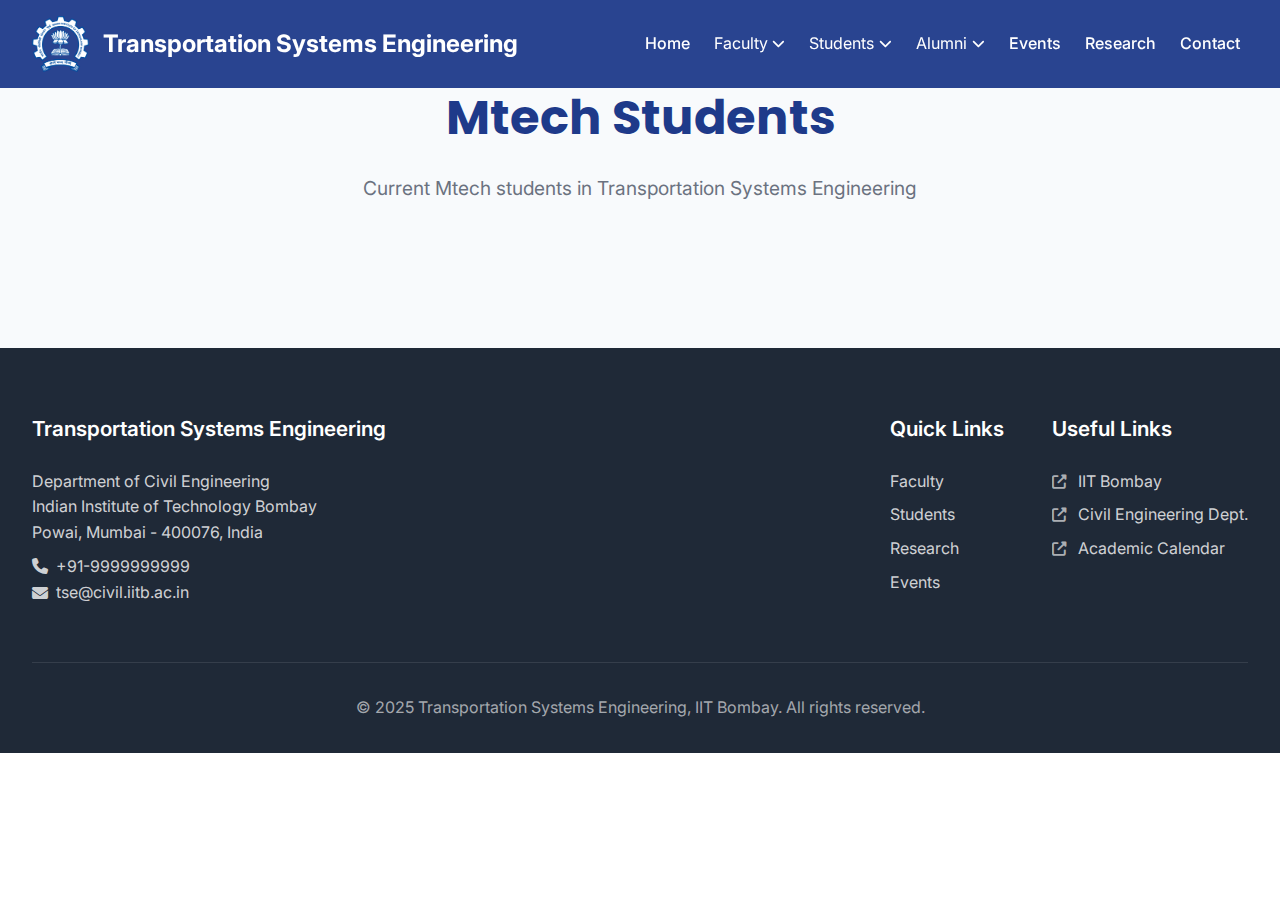
<file: Mtech.html>
<!DOCTYPE html>
<html lang="en">
<head>
    <meta charset="UTF-8">
    <meta name="viewport" content="width=device-width, initial-scale=1.0">
    <title>Past Students - Transportation Systems Engineering | IIT Bombay</title>
    <link href="https://fonts.googleapis.com/css2?family=Inter:wght@300;400;500;600;700;800&family=Poppins:wght@300;400;500;600;700&display=swap" rel="stylesheet">
    <link href="https://cdnjs.cloudflare.com/ajax/libs/font-awesome/6.4.0/css/all.min.css" rel="stylesheet">
    <link rel="stylesheet" href="styles.css">
</head>
<body>
    <!-- Navigation -->
    <header class="header">
        <nav class="navbar">
            <div class="nav-container">
                <a href="index.html" class="logo">
                    <img src="assets/iitb-logo.png" alt="IIT Bombay Logo" class="iitb-logo" style="height: 56px; vertical-align: middle; margin-right: 10px;">
                    <span>Transportation Systems Engineering</span>
                </a>
                
                <ul class="nav-menu">
                    <li><a href="index.html" class="nav-link">Home</a></li>
                    <li class="dropdown">
                        <span class="nav-link dropdown-toggle">Faculty <i class="fas fa-chevron-down"></i></span>
                        <ul class="dropdown-menu">
                            <li><a href="faculty-current.html">Current Faculty</a></li>
                            <li><a href="faculty-past.html">Past Faculty</a></li>
                        </ul>
                    </li>
                    <li class="dropdown">
                        <span class="nav-link dropdown-toggle active">Students <i class="fas fa-chevron-down"></i></span>
                        <ul class="dropdown-menu">
                            <li><a href="PhD.html">PhD</a></li>
                            <li><a href="Mtech.html" class="active">Mtech</a></li>
                        </ul>
                    </li>
                    <li class="dropdown">
                        <span class="nav-link dropdown-toggle">Alumni <i class="fas fa-chevron-down"></i></span>
                        <ul class="dropdown-menu">
                            <li><a href="past-PhD.html">Past PhD</a></li>
                            <li><a href="past-Mtech.html">Past Mtech</a></li>
                        </ul>
                    </li>
                    <li><a href="events.html" class="nav-link">Events</a></li>
                    <li><a href="research.html" class="nav-link">Research</a></li>
                    <li><a href="contact.html" class="nav-link">Contact</a></li>
                </ul>
                
                <div class="hamburger">
                    <span></span>
                    <span></span>
                    <span></span>
                </div>
            </div>
        </nav>
    </header>

    <section class="section section-alt">
        <div class="container">
            <div class="section-header fade-in">
                <h2 class="section-title">Mtech Students</h2>
                <p class="section-subtitle">Current Mtech students in Transportation Systems Engineering</p>
            </div>
        </div>
    </section>

    <footer class="footer">
        <div class="container">
            <div class="footer-content">
                <div class="footer-section">
                    <h3>Transportation Systems Engineering</h3>
                    <p>Department of Civil Engineering<br>
                       Indian Institute of Technology Bombay<br>
                       Powai, Mumbai - 400076, India</p>
                    <p>
                        <span style="display: inline-flex; align-items: center; gap: 0.5em;">
                            <i class="fas fa-phone"></i> <span>+91-9999999999</span>
                        </span>
                        <br>
                        <span style="display: inline-flex; align-items: center; gap: 0.5em;">
                            <i class="fas fa-envelope"></i> <span>tse@civil.iitb.ac.in</span>
                        </span>
                    </p>
                </div>
                <div class="footer-links-container">
                    <div class="footer-section">
                        <h3>Quick Links</h3>
                        <ul>
                            <li><a href="faculty.html">Faculty</a></li>
                            <li><a href="students.html">Students</a></li>
                            <li><a href="research.html">Research</a></li>
                            <li><a href="events.html">Events</a></li>
                        </ul>
                    </div>
                    <div class="footer-section">
                        <h3>Useful Links</h3>
                        <ul>
                            <li><a href="https://www.iitb.ac.in" target="_blank"><i class="fas fa-external-link-alt"></i> IIT Bombay</a></li>
                            <li><a href="https://www.civil.iitb.ac.in" target="_blank"><i class="fas fa-external-link-alt"></i> Civil Engineering Dept.</a></li>
                            <li><a href="https://acad.iitb.ac.in/academics/calendar-and-timetable" target="_blank"><i class="fas fa-external-link-alt"></i> Academic Calendar</a></li>
                        </ul>
                    </div>
                </div>
            </div>
            <div class="footer-bottom">
                <p>&copy; 2025 Transportation Systems Engineering, IIT Bombay. All rights reserved.</p>
            </div>
        </div>
    </footer>

    <script src="script.js"></script>
</body>
</html>
</file>
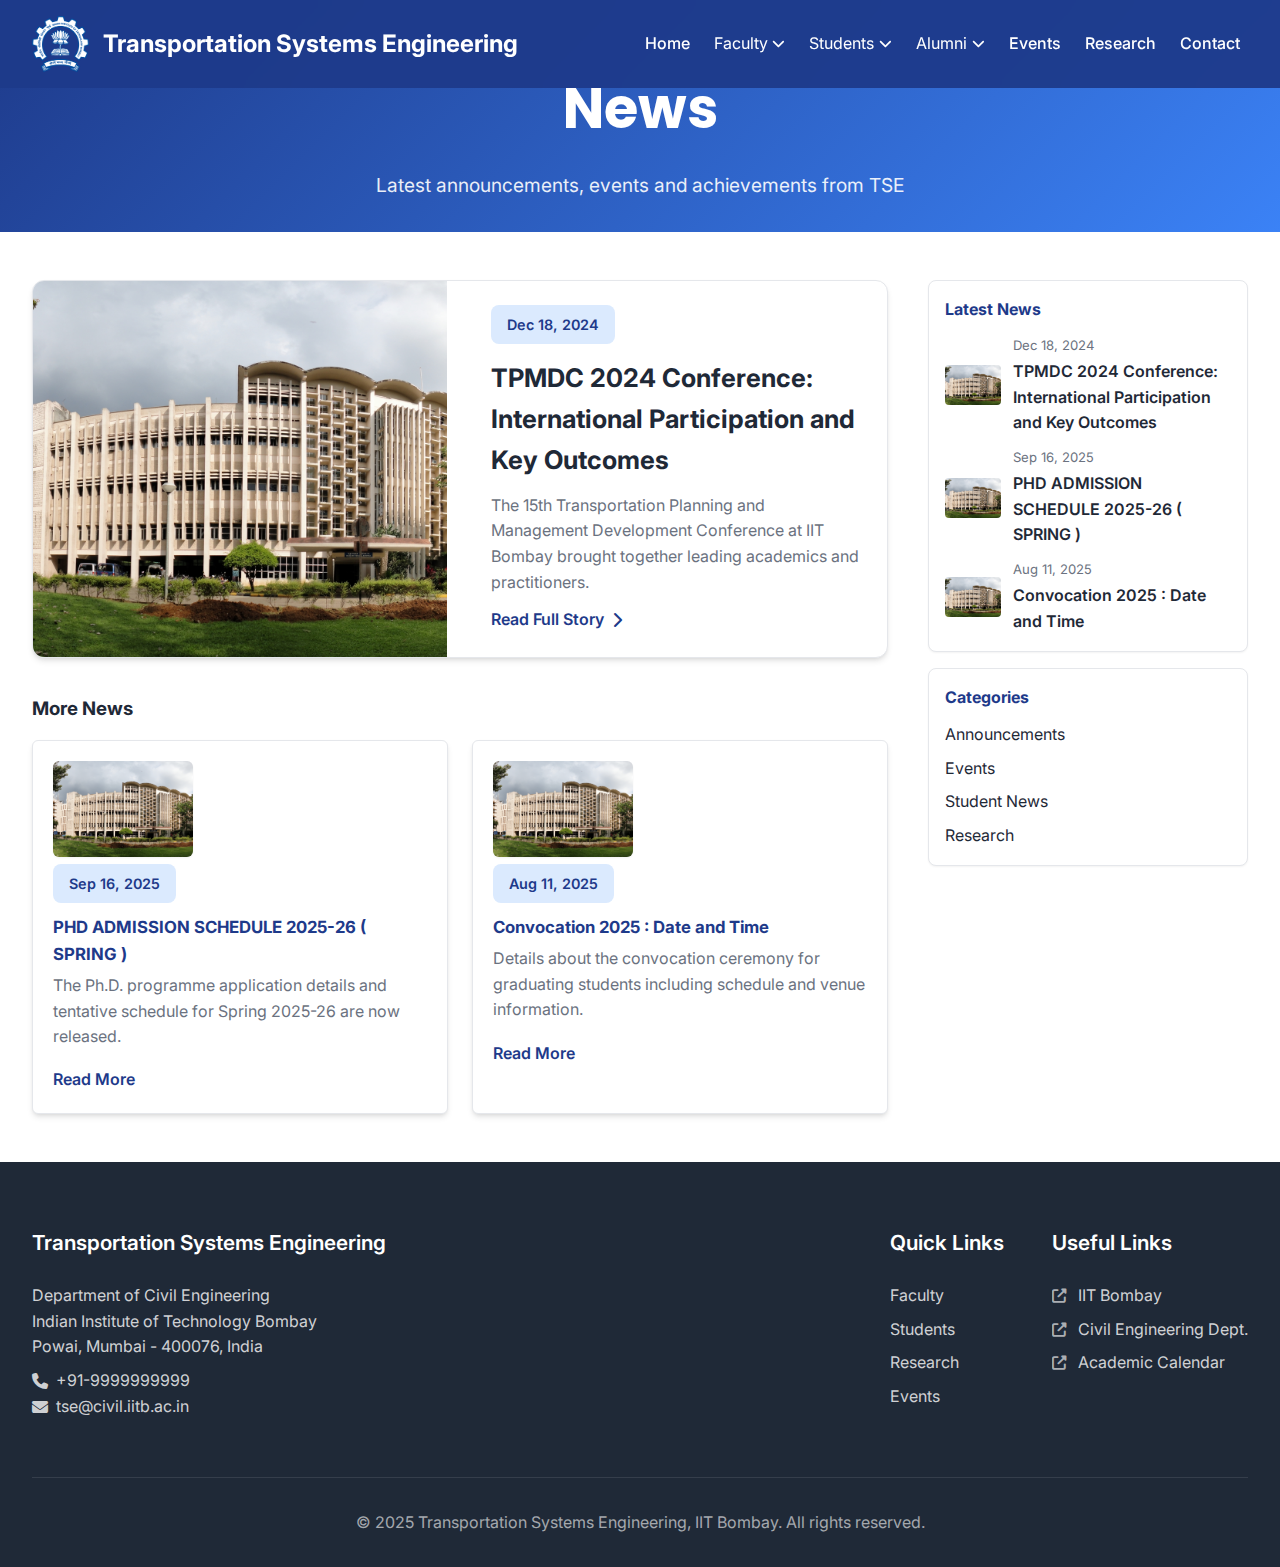
<file: news.html>
<!DOCTYPE html>
<html lang="en">
<head>
    <meta charset="UTF-8">
    <meta name="viewport" content="width=device-width, initial-scale=1.0">
    <title>News | Transportation Systems Engineering</title>
    <link href="https://fonts.googleapis.com/css2?family=Inter:wght@300;400;500;600;700;800&family=Poppins:wght@300;400;500;600;700&display=swap" rel="stylesheet">
    <link href="https://cdnjs.cloudflare.com/ajax/libs/font-awesome/6.4.0/css/all.min.css" rel="stylesheet">
    <link rel="stylesheet" href="styles.css">
</head>
<body class="dense">
    <header class="header">
        <nav class="navbar">
            <div class="nav-container">
                <a href="index.html" class="logo">
                    <img src="assets/iitb-logo.png" alt="IIT Bombay Logo" class="iitb-logo" style="height: 56px; vertical-align: middle; margin-right: 10px;">
                    <span>Transportation Systems Engineering</span>
                </a>
                
                <ul class="nav-menu">
                    <li><a href="index.html" class="nav-link">Home</a></li>
                    <li class="dropdown">
                        <span class="nav-link dropdown-toggle">Faculty <i class="fas fa-chevron-down"></i></span>
                        <ul class="dropdown-menu">
                            <li><a href="faculty-current.html">Current Faculty</a></li>
                            <li><a href="faculty-past.html">Past Faculty</a></li>
                        </ul>
                    </li>
                    <li class="dropdown">
                        <span class="nav-link dropdown-toggle">Students <i class="fas fa-chevron-down"></i></span>
                        <ul class="dropdown-menu">
                            <li><a href="PhD.html">PhD</a></li>
                            <li><a href="Mtech.html">Mtech</a></li>
                        </ul>
                    </li>
                    <li class="dropdown">
                        <span class="nav-link dropdown-toggle">Alumni <i class="fas fa-chevron-down"></i></span>
                        <ul class="dropdown-menu">
                            <li><a href="past-PhD.html">Past PhD</a></li>
                            <li><a href="past-Mtech.html">Past Mtech</a></li>
                        </ul>
                    </li>
                    <li><a href="events.html" class="nav-link">Events</a></li>
                    <li><a href="research.html" class="nav-link">Research</a></li>
                    <li><a href="contact.html" class="nav-link">Contact</a></li>
                </ul>
                
                <div class="hamburger">
                    <span></span>
                    <span></span>
                    <span></span>
                </div>
            </div>
        </nav>

        <section class="page-header" role="banner">
            <div class="container">
                <h1>News</h1>
                <p>Latest announcements, events and achievements from TSE</p>
            </div>
        </section>
    </header>


    <main class="section">
        <div class="container">
            <div class="news-page">
                <div class="news-layout">
                    <div class="news-main">
                        <!-- Featured article -->
                        <article class="news-featured" role="article">
                            <div class="featured-media">
                                <img src="assets/iitb-hero.jpg" alt="TPMDC 2024" loading="lazy">
                            </div>
                            <div class="featured-body">
                                <div class="news-date">Dec 18, 2024</div>
                                <h2>TPMDC 2024 Conference: International Participation and Key Outcomes</h2>
                                <p class="lead">The 15th Transportation Planning and Management Development Conference at IIT Bombay brought together leading academics and practitioners. Sessions covered transport planning, traffic modelling, and smart mobility pilots. Selected papers and keynote summaries are available below.</p>
                                <a class="read-more" href="#">Read Full Story <i class="fas fa-chevron-right"></i></a>
                            </div>
                        </article>

                        <!-- More News heading -->
                        <h3 style="margin-top:2.25rem; margin-bottom:1rem;">More News</h3>

                        <div class="more-news-grid" role="list">
                            <article class="news-card" role="listitem">
                                <div class="thumb"><img src="assets/iitb-hero.jpg" alt="PhD Admission"></div>
                                <div class="news-meta">
                                    <div class="news-date">September 16, 2025</div>
                                    <h4>PHD ADMISSION SCHEDULE 2025-26 ( SPRING )</h4>
                                    <p>The Ph.D. programme application details and tentative schedule for Spring 2025-26 are now released. Check the application deadlines and required documents.</p>
                                    <a class="read-more" href="phd-admission-2025.html">Read More</a>
                                </div>
                            </article>

                            <article class="news-card" role="listitem">
                                <div class="thumb"><img src="assets/iitb-hero.jpg" alt="Convocation 2025"></div>
                                <div class="news-meta">
                                    <div class="news-date">August 11, 2025</div>
                                    <h4>Convocation 2025 : Date and Time</h4>
                                    <p>Details about the convocation ceremony for graduating students including schedule and venue information.</p>
                                    <a class="read-more" href="convocation-2025.html">Read More</a>
                                </div>
                            </article>

                            <article class="news-card" role="listitem">
                                <div class="thumb"><img src="assets/iitb-hero.jpg" alt="MTech details"></div>
                                <div class="news-meta">
                                    <div class="news-date">April 4, 2025</div>
                                    <h4>Details Regarding M.Tech. Admission 2025-26</h4>
                                    <p>Important dates and application instructions for the M.Tech. admissions have been published. Please review eligibility criteria.</p>
                                    <a class="read-more" href="phd-admission-2025.html">Read More</a>
                                </div>
                            </article>

                            <article class="news-card" role="listitem">
                                <div class="thumb"><img src="assets/iitb-hero.jpg" alt="PhD updates"></div>
                                <div class="news-meta">
                                    <div class="news-date">March 7, 2025</div>
                                    <h4>Updates for Ph.D Admissions (Autumn...)</h4>
                                    <p>Updates to the Ph.D. admissions process and clarifications on application steps for international candidates.</p>
                                    <a class="read-more" href="tpmcd-2024.html">Read More</a>
                                </div>
                            </article>
                        </div>
                    </div>

                    <aside class="news-sidebar" role="complementary">
                        <div class="sidebar-box">
                            <h4>Latest News</h4>
                            <ul class="mini-news">
                                <li>
                                    <img src="assets/iitb-hero.jpg" alt="phd thumb">
                                    <div>
                                        <div class="mini-date">16 September, 2025</div>
                                        <a href="#">PHD ADMISSION SCHEDULE 2025-26</a>
                                    </div>
                                </li>
                                <li>
                                    <img src="assets/iitb-hero.jpg" alt="convocation thumb">
                                    <div>
                                        <div class="mini-date">11 August, 2025</div>
                                        <a href="#">Convocation 2025 : Date and Time</a>
                                    </div>
                                </li>
                            </ul>
                        </div>

                        <div class="sidebar-box">
                            <h4>Categories</h4>
                            <ul class="sidebar-links">
                                <li><a href="#">Announcements</a></li>
                                <li><a href="#">Events</a></li>
                                <li><a href="#">Student News</a></li>
                                <li><a href="#">Research</a></li>
                            </ul>
                        </div>
                    </aside>
                </div>
            </div>
        </div>
    </main>

    <footer class="footer">
        <div class="container">
            <div class="footer-content">
                <div class="footer-section">
                    <h3>Transportation Systems Engineering</h3>
                    <p>Department of Civil Engineering<br>
                       Indian Institute of Technology Bombay<br>
                       Powai, Mumbai - 400076, India</p>
                    <p>
                        <span style="display: inline-flex; align-items: center; gap: 0.5em;">
                            <i class="fas fa-phone"></i> <span>+91-9999999999</span>
                        </span>
                        <br>
                        <span style="display: inline-flex; align-items: center; gap: 0.5em;">
                            <i class="fas fa-envelope"></i> <span>tse@civil.iitb.ac.in</span>
                        </span>
                    </p>
                </div>
                <div class="footer-links-container">
                    <div class="footer-section">
                        <h3>Quick Links</h3>
                        <ul>
                            <li><a href="faculty.html">Faculty</a></li>
                            <li><a href="students.html">Students</a></li>
                            <li><a href="research.html">Research</a></li>
                            <li><a href="events.html">Events</a></li>
                        </ul>
                    </div>
                    <div class="footer-section">
                        <h3>Useful Links</h3>
                        <ul>
                            <li><a href="https://www.iitb.ac.in" target="_blank"><i class="fas fa-external-link-alt"></i> IIT Bombay</a></li>
                            <li><a href="https://www.civil.iitb.ac.in" target="_blank"><i class="fas fa-external-link-alt"></i> Civil Engineering Dept.</a></li>
                            <li><a href="https://acad.iitb.ac.in/academics/calendar-and-timetable" target="_blank"><i class="fas fa-external-link-alt"></i> Academic Calendar</a></li>
                        </ul>
                    </div>
                </div>
            </div>
            <div class="footer-bottom">
                <p>&copy; 2025 Transportation Systems Engineering, IIT Bombay. All rights reserved.</p>
            </div>
        </div>
    </footer>

    <script src="script.js"></script>
    <script src="news-loader.js"></script>
</body>
</html>
</file>
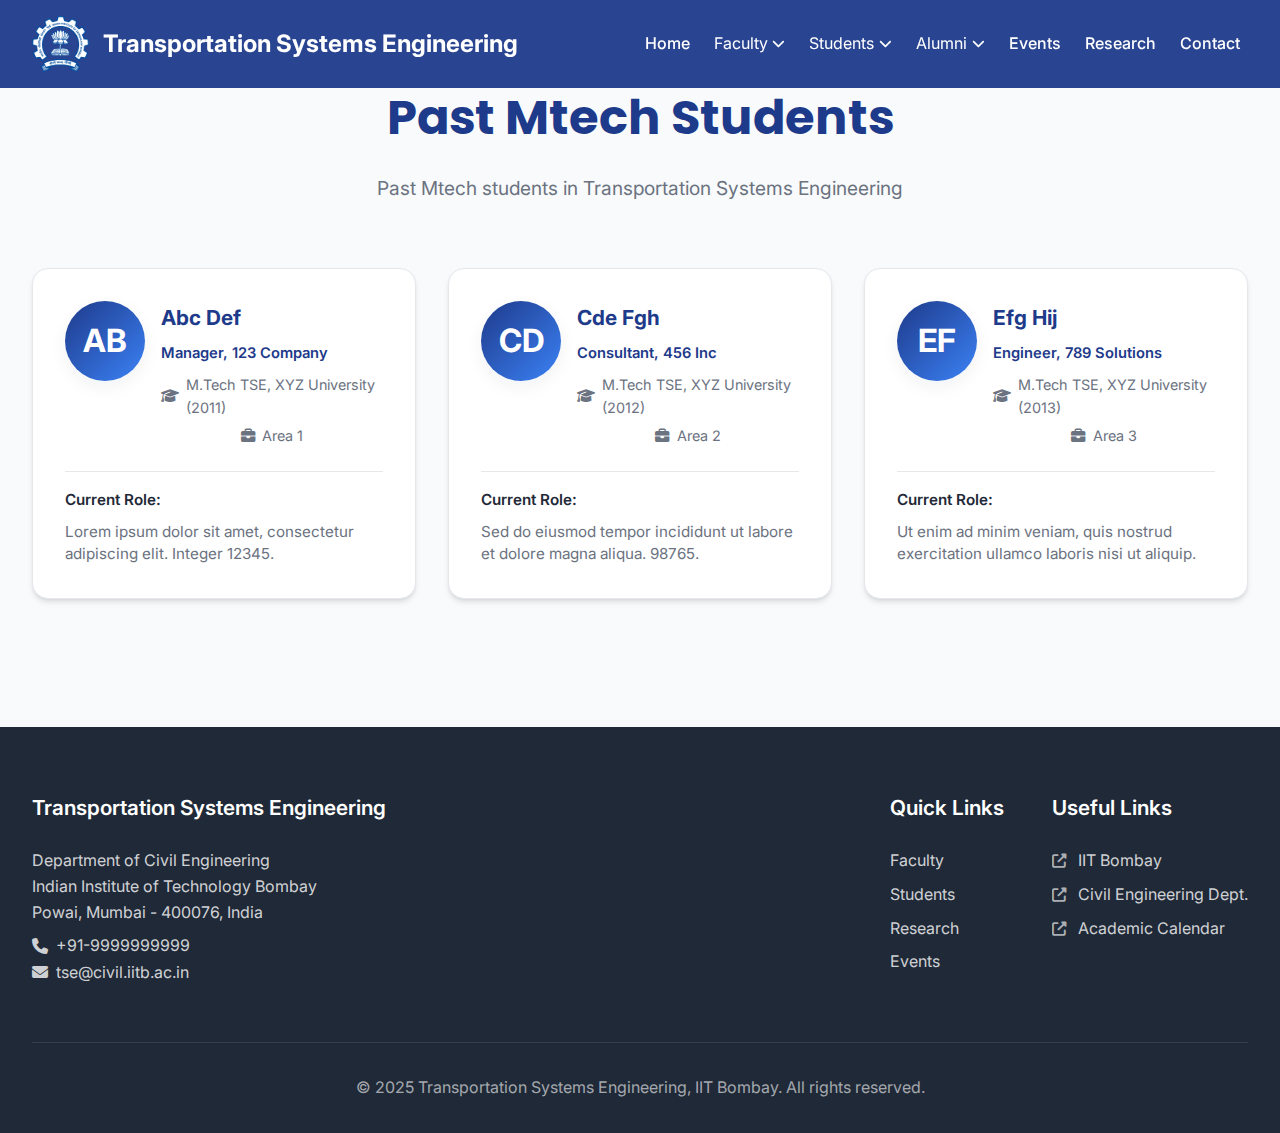
<file: past-Mtech.html>
<!DOCTYPE html>
<html lang="en">
<head>
    <meta charset="UTF-8">
    <meta name="viewport" content="width=device-width, initial-scale=1.0">
    <title>Distinguished Alumni - Transportation Systems Engineering | IIT Bombay</title>
    <link href="https://fonts.googleapis.com/css2?family=Inter:wght@300;400;500;600;700;800&family=Poppins:wght@300;400;500;600;700&display=swap" rel="stylesheet">
    <link href="https://cdnjs.cloudflare.com/ajax/libs/font-awesome/6.4.0/css/all.min.css" rel="stylesheet">
    <link rel="stylesheet" href="styles.css">
</head>
<body>
    <!-- Navigation -->
    <header class="header">
        <nav class="navbar">
            <div class="nav-container">
                <a href="index.html" class="logo">
                    <img src="assets/iitb-logo.png" alt="IIT Bombay Logo" class="iitb-logo" style="height: 56px; vertical-align: middle; margin-right: 10px;">
                    <span>Transportation Systems Engineering</span>
                </a>
                
                <ul class="nav-menu">
                    <li><a href="index.html" class="nav-link">Home</a></li>
                    <li class="dropdown">
                        <span class="nav-link dropdown-toggle">Faculty <i class="fas fa-chevron-down"></i></span>
                        <ul class="dropdown-menu">
                            <li><a href="faculty-current.html">Current Faculty</a></li>
                            <li><a href="faculty-past.html">Past Faculty</a></li>
                        </ul>
                    </li>
                    <li class="dropdown">
                        <span class="nav-link dropdown-toggle">Students <i class="fas fa-chevron-down"></i></span>
                        <ul class="dropdown-menu">
                            <li><a href="PhD.html">PhD</a></li>
                            <li><a href="Mtech.html">Mtech</a></li>
                        </ul>
                    </li>
                    <li class="dropdown">
                        <span class="nav-link dropdown-toggle active">Alumni <i class="fas fa-chevron-down"></i></span>
                        <ul class="dropdown-menu">
                            <li><a href="past-PhD.html">Past PhD</a></li>
                            <li><a href="past-Mtech.html" class="active">Past Mtech</a></li>
                        </ul>
                    </li>
                    <li><a href="events.html" class="nav-link">Events</a></li>
                    <li><a href="research.html" class="nav-link">Research</a></li>
                    <li><a href="contact.html" class="nav-link">Contact</a></li>
                </ul>
                
                <div class="hamburger">
                    <span></span>
                    <span></span>
                    <span></span>
                </div>
            </div>
        </nav>
    </header>

    <section class="section section-alt">
        <div class="container">
            <div class="section-header fade-in">
                <h2 class="section-title">Past Mtech Students</h2>
                <p class="section-subtitle">Past Mtech students in Transportation Systems Engineering</p>
            </div>

            <div class="faculty-grid fade-in">
                <div class="faculty-card">
                    <div class="faculty-header">
                        <div class="faculty-avatar">AB</div>
                        <div class="faculty-info">
                            <h3>Abc Def</h3>
                            <div class="faculty-position">Manager, 123 Company</div>
                            <div class="faculty-contact">
                                <span><i class="fas fa-graduation-cap"></i> M.Tech TSE, XYZ University (2011)</span>
                                <span><i class="fas fa-briefcase"></i> Area 1</span>
                            </div>
                        </div>
                    </div>
                    <div class="faculty-research">
                        <div class="research-title">Current Role:</div>
                        <div class="research-areas">
                            Lorem ipsum dolor sit amet, consectetur adipiscing elit. Integer 12345.
                        </div>
                    </div>
                </div>

                <div class="faculty-card">
                    <div class="faculty-header">
                        <div class="faculty-avatar">CD</div>
                        <div class="faculty-info">
                            <h3>Cde Fgh</h3>
                            <div class="faculty-position">Consultant, 456 Inc</div>
                            <div class="faculty-contact">
                                <span><i class="fas fa-graduation-cap"></i> M.Tech TSE, XYZ University (2012)</span>
                                <span><i class="fas fa-briefcase"></i> Area 2</span>
                            </div>
                        </div>
                    </div>
                    <div class="faculty-research">
                        <div class="research-title">Current Role:</div>
                        <div class="research-areas">
                            Sed do eiusmod tempor incididunt ut labore et dolore magna aliqua. 98765.
                        </div>
                    </div>
                </div>

                <div class="faculty-card">
                    <div class="faculty-header">
                        <div class="faculty-avatar">EF</div>
                        <div class="faculty-info">
                            <h3>Efg Hij</h3>
                            <div class="faculty-position">Engineer, 789 Solutions</div>
                            <div class="faculty-contact">
                                <span><i class="fas fa-graduation-cap"></i> M.Tech TSE, XYZ University (2013)</span>
                                <span><i class="fas fa-briefcase"></i> Area 3</span>
                            </div>
                        </div>
                    </div>
                    <div class="faculty-research">
                        <div class="research-title">Current Role:</div>
                        <div class="research-areas">
                            Ut enim ad minim veniam, quis nostrud exercitation ullamco laboris nisi ut aliquip.
                        </div>
                    </div>
                </div>
            </div>
        </div>
    </section>

    <footer class="footer">
        <div class="container">
            <div class="footer-content">
                <div class="footer-section">
                    <h3>Transportation Systems Engineering</h3>
                    <p>Department of Civil Engineering<br>
                       Indian Institute of Technology Bombay<br>
                       Powai, Mumbai - 400076, India</p>
                    <p>
                        <span style="display: inline-flex; align-items: center; gap: 0.5em;">
                            <i class="fas fa-phone"></i> <span>+91-9999999999</span>
                        </span>
                        <br>
                        <span style="display: inline-flex; align-items: center; gap: 0.5em;">
                            <i class="fas fa-envelope"></i> <span>tse@civil.iitb.ac.in</span>
                        </span>
                    </p>
                </div>
                <div class="footer-links-container">
                    <div class="footer-section">
                        <h3>Quick Links</h3>
                        <ul>
                            <li><a href="faculty.html">Faculty</a></li>
                            <li><a href="students.html">Students</a></li>
                            <li><a href="research.html">Research</a></li>
                            <li><a href="events.html">Events</a></li>
                        </ul>
                    </div>
                    <div class="footer-section">
                        <h3>Useful Links</h3>
                        <ul>
                            <li><a href="https://www.iitb.ac.in" target="_blank"><i class="fas fa-external-link-alt"></i> IIT Bombay</a></li>
                            <li><a href="https://www.civil.iitb.ac.in" target="_blank"><i class="fas fa-external-link-alt"></i> Civil Engineering Dept.</a></li>
                            <li><a href="https://acad.iitb.ac.in/academics/calendar-and-timetable" target="_blank"><i class="fas fa-external-link-alt"></i> Academic Calendar</a></li>
                        </ul>
                    </div>
                </div>
            </div>
            <div class="footer-bottom">
                <p>&copy; 2025 Transportation Systems Engineering, IIT Bombay. All rights reserved.</p>
            </div>
        </div>
    </footer>

    <script src="script.js"></script>
</body>
</html>
</file>
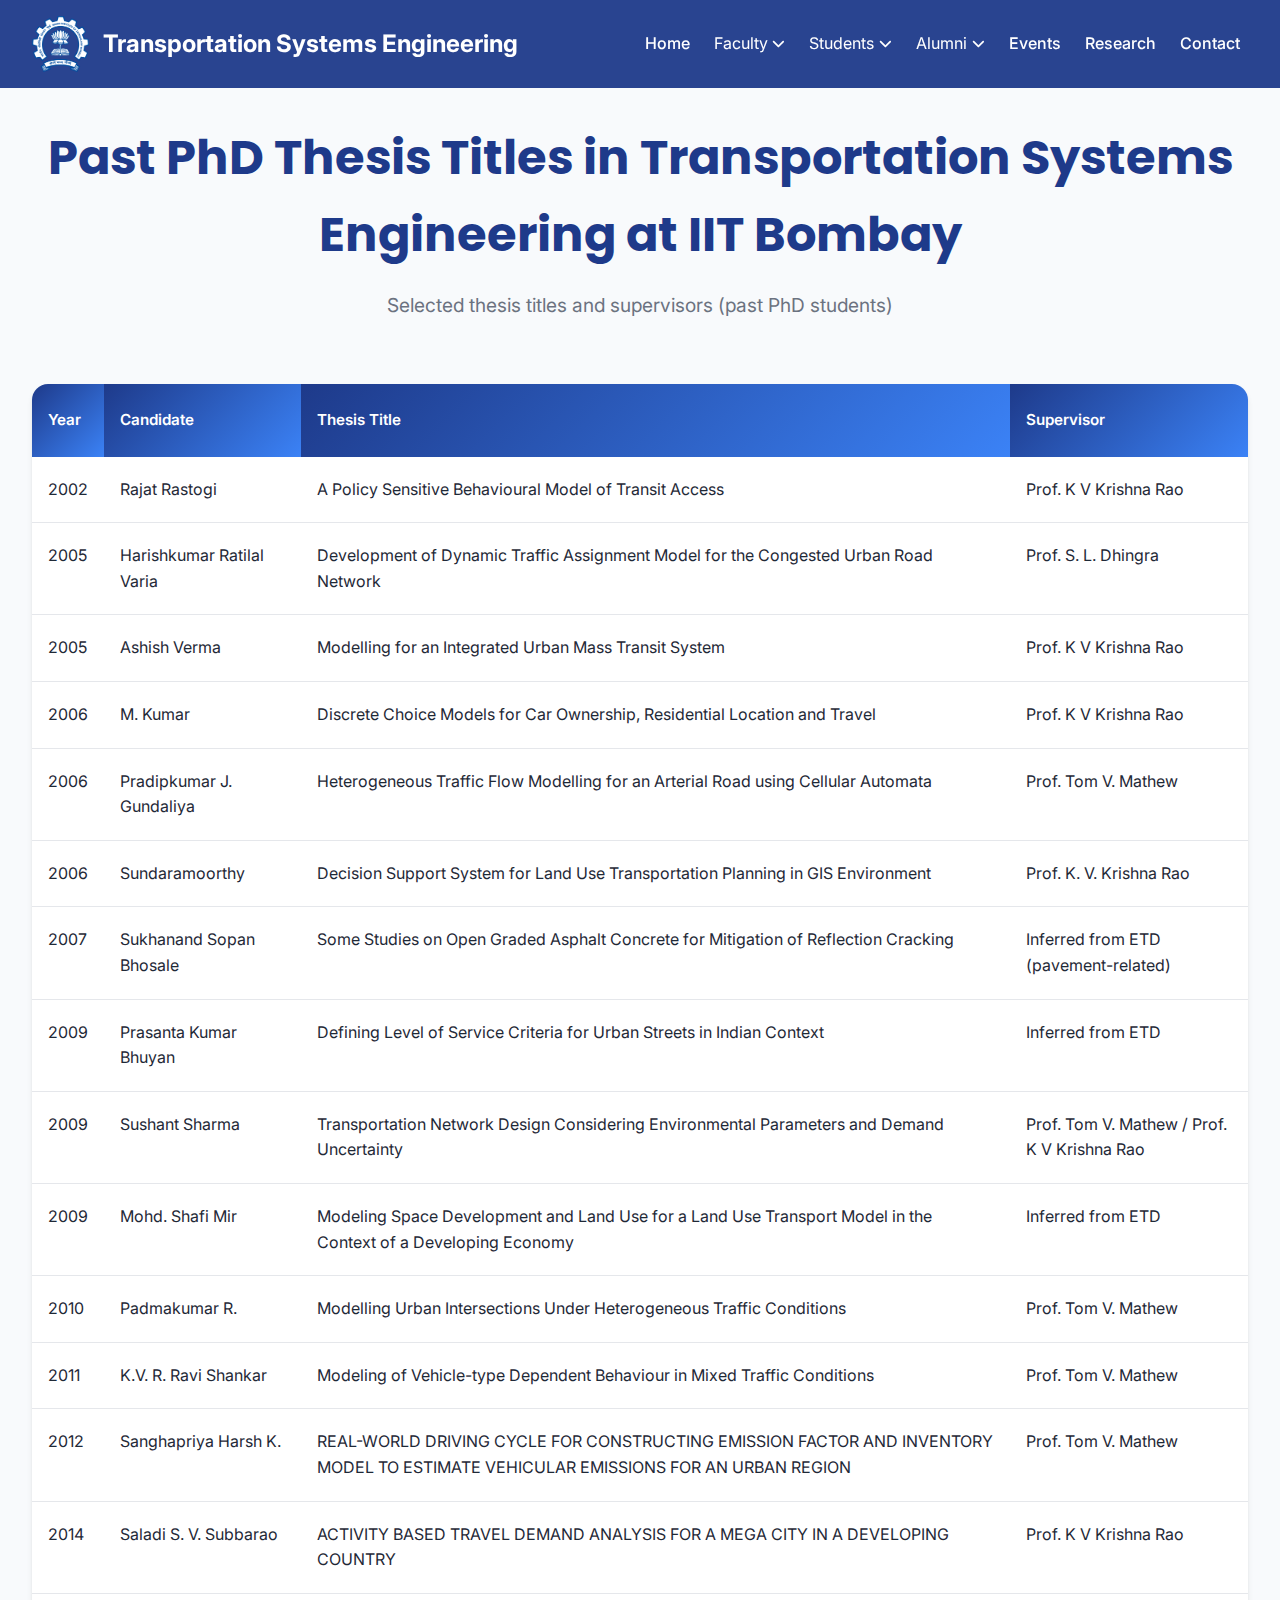
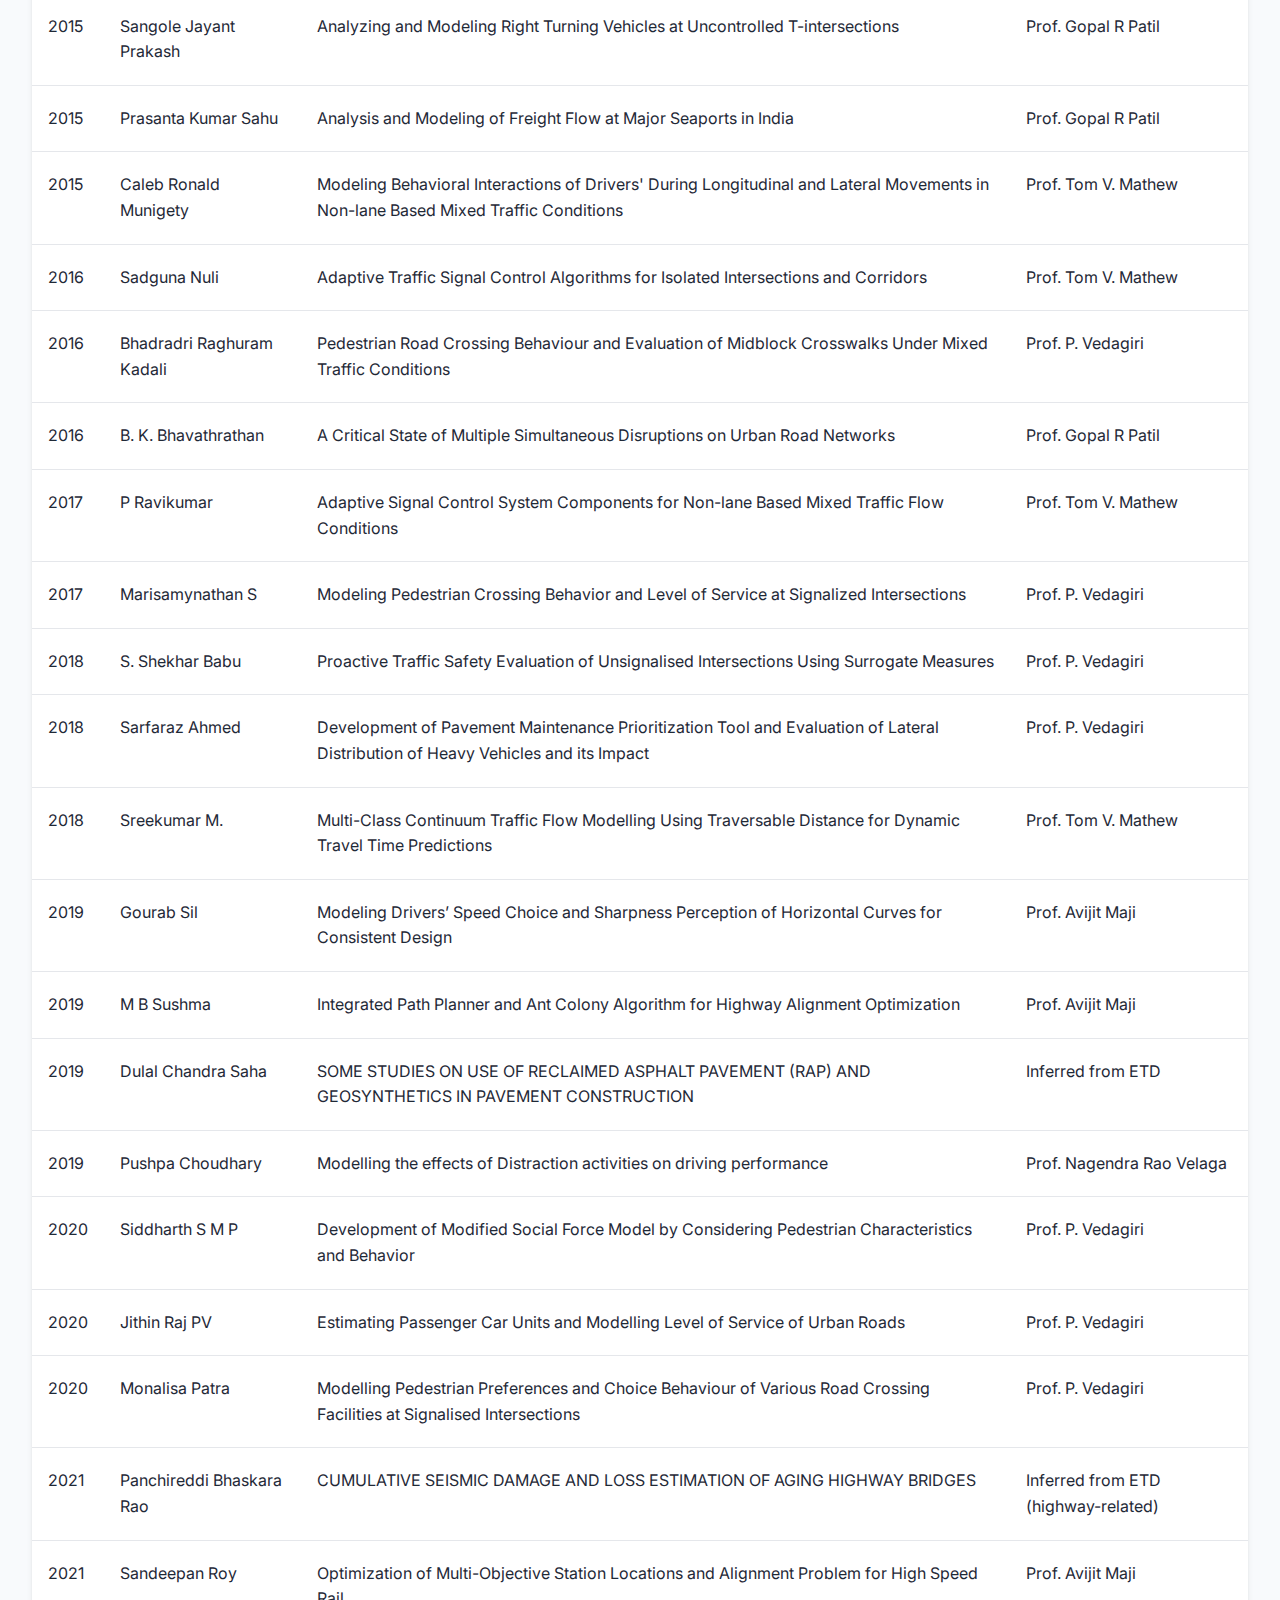
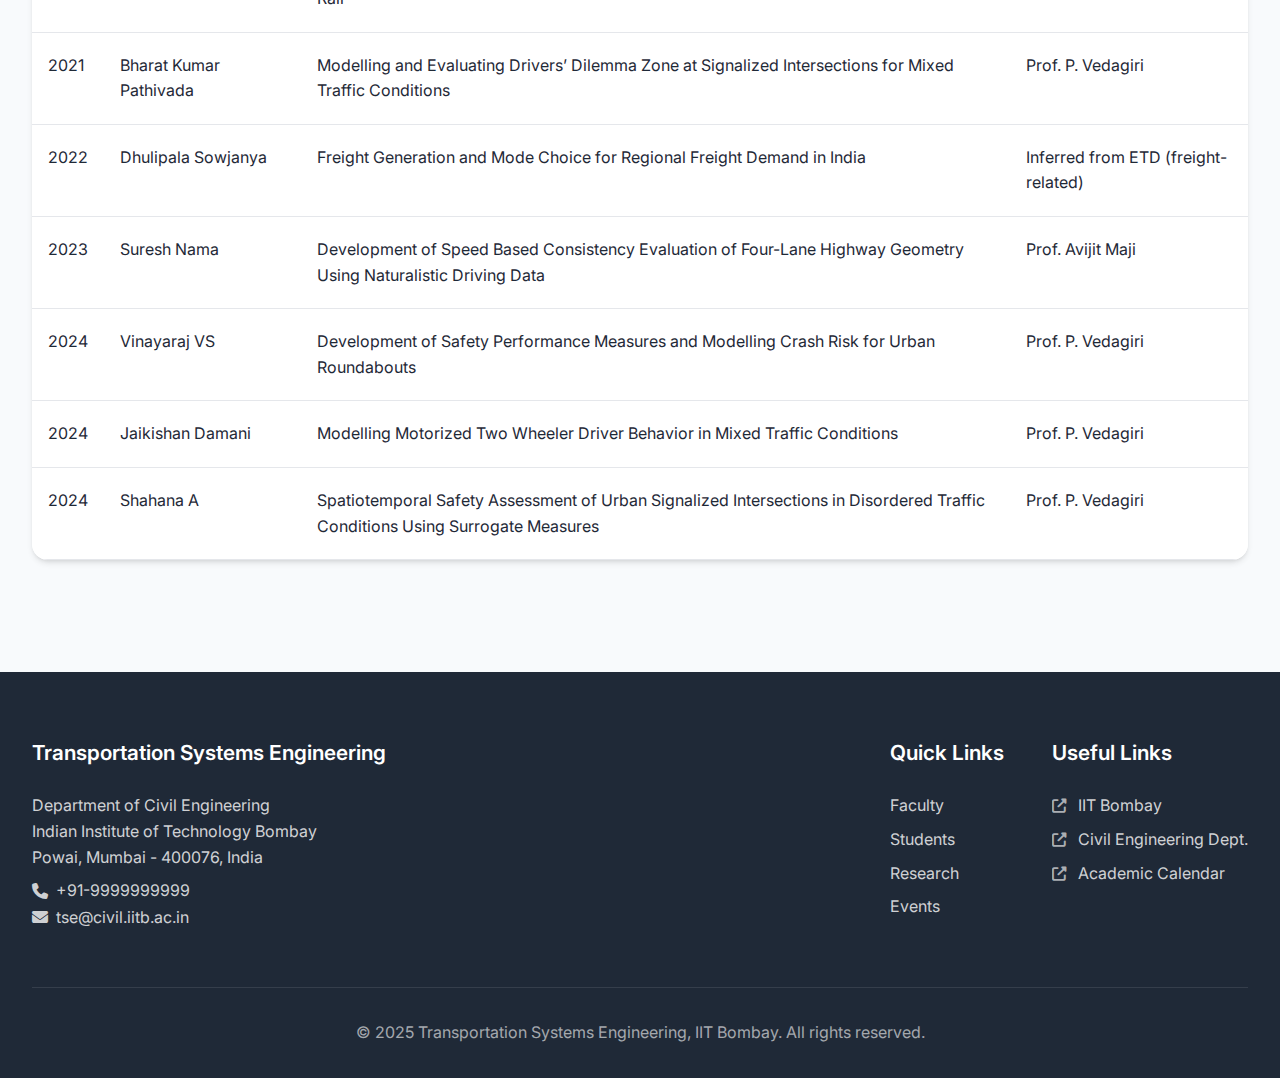
<file: past-PhD.html>
<!DOCTYPE html>
<html lang="en">
<head>
    <meta charset="UTF-8">
    <meta name="viewport" content="width=device-width, initial-scale=1.0">
    <title>Recent Alumni - Transportation Systems Engineering | IIT Bombay</title>
    <link href="https://fonts.googleapis.com/css2?family=Inter:wght@300;400;500;600;700;800&family=Poppins:wght@300;400;500;600;700&display=swap" rel="stylesheet">
    <link href="https://cdnjs.cloudflare.com/ajax/libs/font-awesome/6.4.0/css/all.min.css" rel="stylesheet">
    <link rel="stylesheet" href="styles.css">
</head>
<body>
    <!-- Navigation -->
    <header class="header">
        <nav class="navbar">
            <div class="nav-container">
                <a href="index.html" class="logo">
                    <img src="assets/iitb-logo.png" alt="IIT Bombay Logo" class="iitb-logo" style="height: 56px; vertical-align: middle; margin-right: 10px;">
                    <span>Transportation Systems Engineering</span>
                </a>
                
                <ul class="nav-menu">
                    <li><a href="index.html" class="nav-link">Home</a></li>
                    <li class="dropdown">
                        <span class="nav-link dropdown-toggle">Faculty <i class="fas fa-chevron-down"></i></span>
                        <ul class="dropdown-menu">
                            <li><a href="faculty-current.html">Current Faculty</a></li>
                            <li><a href="faculty-past.html">Past Faculty</a></li>
                        </ul>
                    </li>
                    <li class="dropdown">
                        <span class="nav-link dropdown-toggle">Students <i class="fas fa-chevron-down"></i></span>
                        <ul class="dropdown-menu">
                            <li><a href="PhD.html">PhD</a></li>
                            <li><a href="Mtech.html">Mtech</a></li>
                        </ul>
                    </li>
                    <li class="dropdown">
                        <span class="nav-link dropdown-toggle active">Alumni <i class="fas fa-chevron-down"></i></span>
                        <ul class="dropdown-menu">
                            <li><a href="past-PhD.html" class="active">Past PhD</a></li>
                            <li><a href="past-Mtech.html">Past Mtech</a></li>
                        </ul>
                    </li>
                    <li><a href="events.html" class="nav-link">Events</a></li>
                    <li><a href="research.html" class="nav-link">Research</a></li>
                    <li><a href="contact.html" class="nav-link">Contact</a></li>
                </ul>
                
                <div class="hamburger">
                    <span></span>
                    <span></span>
                    <span></span>
                </div>
            </div>
        </nav>
    </header>
    
    <section class="section section-alt">
        <div class="container">
         

 

            <div class="section-header fade-in" style="margin-top:2.5rem;">
                <h2 class="section-title">Past PhD Thesis Titles in Transportation Systems Engineering at IIT Bombay</h2>
                <p class="section-subtitle">Selected thesis titles and supervisors (past PhD students)</p>
            </div>

            <div class="table-container fade-in">
                <table class="modern-table">
                    <thead>
                        <tr>
                            <th>Year</th>
                            <th>Candidate</th>
                            <th>Thesis Title</th>
                            <th>Supervisor</th>
                        </tr>
                    </thead>
                    <tbody>
                        <tr><td>2002</td><td>Rajat Rastogi</td><td>A Policy Sensitive Behavioural Model of Transit Access</td><td> Prof. K V Krishna Rao</td></tr>
                        <tr><td>2005</td><td>Harishkumar Ratilal Varia</td><td>Development of Dynamic Traffic Assignment Model for the Congested Urban Road Network</td><td>Prof. S. L. Dhingra</td></tr>
                        <tr><td>2005</td><td>Ashish Verma</td><td>Modelling for an Integrated Urban Mass Transit System</td><td>Prof. K V Krishna Rao</td></tr>
                        <tr><td>2006</td><td>M. Kumar</td><td>Discrete Choice Models for Car Ownership, Residential Location and Travel</td><td>Prof. K V Krishna Rao</td></tr>
                        <tr><td>2006</td><td>Pradipkumar J. Gundaliya</td><td>Heterogeneous Traffic Flow Modelling for an Arterial Road using Cellular Automata</td><td>Prof. Tom V. Mathew</td></tr>
                        <tr><td>2006</td><td>Sundaramoorthy</td><td>Decision Support System for Land Use Transportation Planning in GIS Environment</td><td>Prof. K. V. Krishna Rao</td></tr>
                        <tr><td>2007</td><td>Sukhanand Sopan Bhosale</td><td>Some Studies on Open Graded Asphalt Concrete for Mitigation of Reflection Cracking</td><td>Inferred from ETD (pavement-related)</td></tr>
                        <tr><td>2009</td><td>Prasanta Kumar Bhuyan</td><td>Defining Level of Service Criteria for Urban Streets in Indian Context</td><td>Inferred from ETD</td></tr>
                        <tr><td>2009</td><td>Sushant Sharma</td><td>Transportation Network Design Considering Environmental Parameters and Demand Uncertainty</td><td>Prof. Tom V. Mathew / Prof. K V Krishna Rao</td></tr>
                        <tr><td>2009</td><td>Mohd. Shafi Mir</td><td>Modeling Space Development and Land Use for a Land Use Transport Model in the Context of a Developing Economy</td><td>Inferred from ETD</td></tr>
                        <tr><td>2010</td><td>Padmakumar R.</td><td>Modelling Urban Intersections Under Heterogeneous Traffic Conditions</td><td>Prof. Tom V. Mathew</td></tr>
                        <tr><td>2011</td><td>K.V. R. Ravi Shankar</td><td>Modeling of Vehicle-type Dependent Behaviour in Mixed Traffic Conditions</td><td>Prof. Tom V. Mathew</td></tr>
                        <tr><td>2012</td><td>Sanghapriya Harsh K.</td><td>REAL-WORLD DRIVING CYCLE FOR CONSTRUCTING EMISSION FACTOR AND INVENTORY MODEL TO ESTIMATE VEHICULAR EMISSIONS FOR AN URBAN REGION</td><td>Prof. Tom V. Mathew</td></tr>
                        <tr><td>2014</td><td>Saladi S. V. Subbarao</td><td>ACTIVITY BASED TRAVEL DEMAND ANALYSIS FOR A MEGA CITY IN A DEVELOPING COUNTRY</td><td>Prof. K V Krishna Rao</td></tr>
                        <tr><td>2015</td><td>Sangole Jayant Prakash</td><td>Analyzing and Modeling Right Turning Vehicles at Uncontrolled T-intersections</td><td>Prof. Gopal R Patil</td></tr>
                        <tr><td>2015</td><td>Prasanta Kumar Sahu</td><td>Analysis and Modeling of Freight Flow at Major Seaports in India</td><td>Prof. Gopal R Patil</td></tr>
                        <tr><td>2015</td><td>Caleb Ronald Munigety</td><td>Modeling Behavioral Interactions of Drivers' During Longitudinal and Lateral Movements in Non-lane Based Mixed Traffic Conditions</td><td>Prof. Tom V. Mathew</td></tr>
                        <tr><td>2016</td><td>Sadguna Nuli</td><td>Adaptive Traffic Signal Control Algorithms for Isolated Intersections and Corridors</td><td>Prof. Tom V. Mathew</td></tr>
                        <tr><td>2016</td><td>Bhadradri Raghuram Kadali</td><td>Pedestrian Road Crossing Behaviour and Evaluation of Midblock Crosswalks Under Mixed Traffic Conditions</td><td>Prof. P. Vedagiri</td></tr>
                        <tr><td>2016</td><td>B. K. Bhavathrathan</td><td>A Critical State of Multiple Simultaneous Disruptions on Urban Road Networks</td><td>Prof. Gopal R Patil</td></tr>
                        <tr><td>2017</td><td>P Ravikumar</td><td>Adaptive Signal Control System Components for Non-lane Based Mixed Traffic Flow Conditions</td><td>Prof. Tom V. Mathew</td></tr>
                        <tr><td>2017</td><td>Marisamynathan S</td><td>Modeling Pedestrian Crossing Behavior and Level of Service at Signalized Intersections</td><td>Prof. P. Vedagiri</td></tr>
                        <tr><td>2018</td><td>S. Shekhar Babu</td><td>Proactive Traffic Safety Evaluation of Unsignalised Intersections Using Surrogate Measures</td><td>Prof. P. Vedagiri</td></tr>
                        <tr><td>2018</td><td>Sarfaraz Ahmed</td><td>Development of Pavement Maintenance Prioritization Tool and Evaluation of Lateral Distribution of Heavy Vehicles and its Impact</td><td>Prof. P. Vedagiri</td></tr>
                        <tr><td>2018</td><td>Sreekumar M.</td><td>Multi-Class Continuum Traffic Flow Modelling Using Traversable Distance for Dynamic Travel Time Predictions</td><td>Prof. Tom V. Mathew</td></tr>
                        <tr><td>2019</td><td>Gourab Sil</td><td>Modeling Drivers’ Speed Choice and Sharpness Perception of Horizontal Curves for Consistent Design</td><td>Prof. Avijit Maji</td></tr>
                        <tr><td>2019</td><td>M B Sushma</td><td>Integrated Path Planner and Ant Colony Algorithm for Highway Alignment Optimization</td><td>Prof. Avijit Maji</td></tr>
                        <tr><td>2019</td><td>Dulal Chandra Saha</td><td>SOME STUDIES ON USE OF RECLAIMED ASPHALT PAVEMENT (RAP) AND GEOSYNTHETICS IN PAVEMENT CONSTRUCTION</td><td>Inferred from ETD</td></tr>
                        <tr><td>2019</td><td>Pushpa Choudhary</td><td>Modelling the effects of Distraction activities on driving performance</td><td>Prof. Nagendra Rao Velaga</td></tr>
                        <tr><td>2020</td><td>Siddharth S M P</td><td>Development of Modified Social Force Model by Considering Pedestrian Characteristics and Behavior</td><td>Prof. P. Vedagiri</td></tr>
                        <tr><td>2020</td><td>Jithin Raj PV</td><td>Estimating Passenger Car Units and Modelling Level of Service of Urban Roads</td><td>Prof. P. Vedagiri</td></tr>
                        <tr><td>2020</td><td>Monalisa Patra</td><td>Modelling Pedestrian Preferences and Choice Behaviour of Various Road Crossing Facilities at Signalised Intersections</td><td>Prof. P. Vedagiri</td></tr>
                        <tr><td>2021</td><td>Panchireddi Bhaskara Rao</td><td>CUMULATIVE SEISMIC DAMAGE AND LOSS ESTIMATION OF AGING HIGHWAY BRIDGES</td><td>Inferred from ETD (highway-related)</td></tr>
                        <tr><td>2021</td><td>Sandeepan Roy</td><td>Optimization of Multi-Objective Station Locations and Alignment Problem for High Speed Rail</td><td>Prof. Avijit Maji</td></tr>
                        <tr><td>2021</td><td>Bharat Kumar Pathivada</td><td>Modelling and Evaluating Drivers’ Dilemma Zone at Signalized Intersections for Mixed Traffic Conditions</td><td>Prof. P. Vedagiri</td></tr>
                        <tr><td>2022</td><td>Dhulipala Sowjanya</td><td>Freight Generation and Mode Choice for Regional Freight Demand in India</td><td>Inferred from ETD (freight-related)</td></tr>
                        <tr><td>2023</td><td>Suresh Nama</td><td>Development of Speed Based Consistency Evaluation of Four-Lane Highway Geometry Using Naturalistic Driving Data</td><td>Prof. Avijit Maji</td></tr>
                        <tr><td>2024</td><td>Vinayaraj VS</td><td>Development of Safety Performance Measures and Modelling Crash Risk for Urban Roundabouts</td><td>Prof. P. Vedagiri</td></tr>
                        <tr><td>2024</td><td>Jaikishan Damani</td><td>Modelling Motorized Two Wheeler Driver Behavior in Mixed Traffic Conditions</td><td>Prof. P. Vedagiri</td></tr>
                        <tr><td>2024</td><td>Shahana A</td><td>Spatiotemporal Safety Assessment of Urban Signalized Intersections in Disordered Traffic Conditions Using Surrogate Measures</td><td>Prof. P. Vedagiri</td></tr>
                    </tbody>
                </table>
            </div>
        </div>
    </section>
    <footer class="footer">
        <div class="container">
            <div class="footer-content">
                <div class="footer-section">
                    <h3>Transportation Systems Engineering</h3>
                    <p>Department of Civil Engineering<br>
                       Indian Institute of Technology Bombay<br>
                       Powai, Mumbai - 400076, India</p>
                    <p>
                        <span style="display: inline-flex; align-items: center; gap: 0.5em;">
                            <i class="fas fa-phone"></i> <span>+91-9999999999</span>
                        </span>
                        <br>
                        <span style="display: inline-flex; align-items: center; gap: 0.5em;">
                            <i class="fas fa-envelope"></i> <span>tse@civil.iitb.ac.in</span>
                        </span>
                    </p>
                </div>
                <div class="footer-links-container">
                    <div class="footer-section">
                        <h3>Quick Links</h3>
                        <ul>
                            <li><a href="faculty.html">Faculty</a></li>
                            <li><a href="students.html">Students</a></li>
                            <li><a href="research.html">Research</a></li>
                            <li><a href="events.html">Events</a></li>
                        </ul>
                    </div>
                    <div class="footer-section">
                        <h3>Useful Links</h3>
                        <ul>
                            <li><a href="https://www.iitb.ac.in" target="_blank"><i class="fas fa-external-link-alt"></i> IIT Bombay</a></li>
                            <li><a href="https://www.civil.iitb.ac.in" target="_blank"><i class="fas fa-external-link-alt"></i> Civil Engineering Dept.</a></li>
                            <li><a href="https://acad.iitb.ac.in/academics/calendar-and-timetable" target="_blank"><i class="fas fa-external-link-alt"></i> Academic Calendar</a></li>
                        </ul>
                    </div>
                </div>
            </div>
            <div class="footer-bottom">
                <p>&copy; 2025 Transportation Systems Engineering, IIT Bombay. All rights reserved.</p>
            </div>
        </div>
    </footer>

    <script src="script.js"></script>
</body>
</html>
</file>
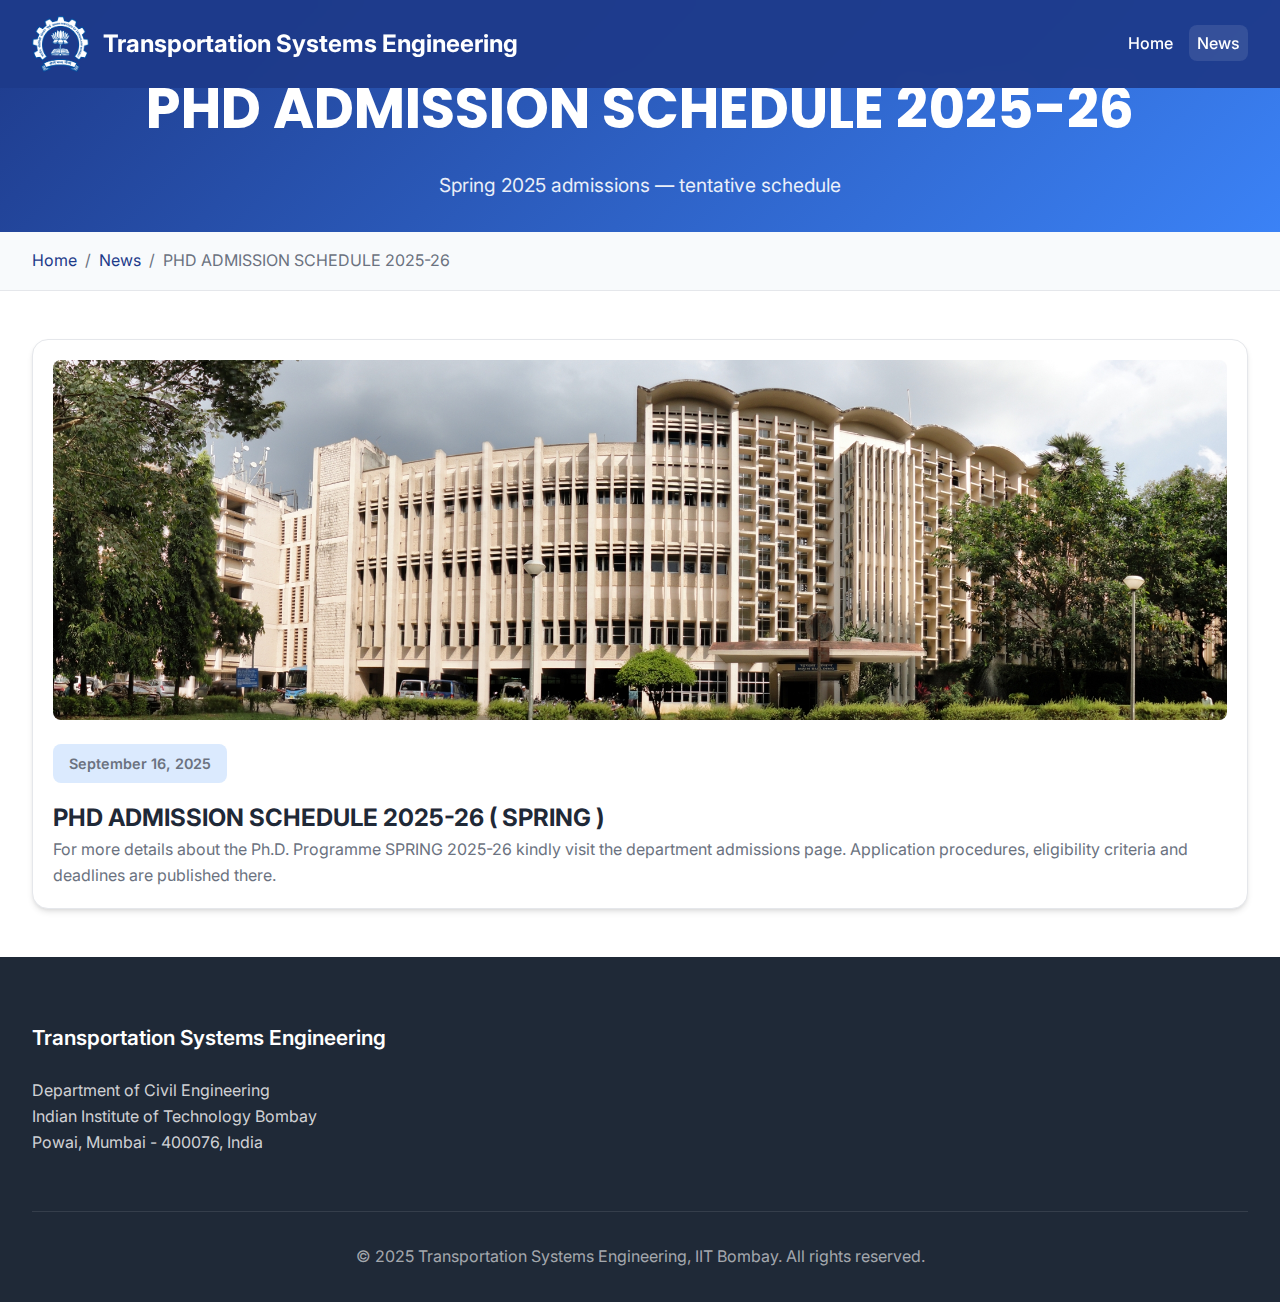
<file: phd-admission-2025.html>
<!DOCTYPE html>
<html lang="en">
<head>
    <meta charset="UTF-8">
    <meta name="viewport" content="width=device-width, initial-scale=1.0">
    <title>PHD Admission Schedule 2025 | News</title>
    <link href="https://fonts.googleapis.com/css2?family=Inter:wght@300;400;500;600;700;800&family=Poppins:wght@300;400;500;600;700&display=swap" rel="stylesheet">
    <link href="https://cdnjs.cloudflare.com/ajax/libs/font-awesome/6.4.0/css/all.min.css" rel="stylesheet">
    <link rel="stylesheet" href="styles.css">
</head>
<body class="dense">
    <header class="header">
        <nav class="navbar">
            <div class="nav-container">
                <a href="index.html" class="logo">
                    <img src="assets/iitb-logo.png" alt="IIT Bombay Logo" class="iitb-logo" style="height: 56px; vertical-align: middle; margin-right: 10px;">
                    <span>Transportation Systems Engineering</span>
                </a>
                <ul class="nav-menu">
                    <li><a href="index.html" class="nav-link">Home</a></li>
                    <li><a href="news.html" class="nav-link active">News</a></li>
                </ul>
                <div class="hamburger">
                    <span></span>
                    <span></span>
                    <span></span>
                </div>
            </div>
        </nav>
        <section class="page-header" role="banner">
            <div class="container">
                <h1>PHD ADMISSION SCHEDULE 2025-26</h1>
                <p>Spring 2025 admissions — tentative schedule</p>
            </div>
        </section>
    </header>

    <nav class="breadcrumb" aria-label="Breadcrumb">
        <div class="container breadcrumb-nav">
            <a href="index.html">Home</a>
            <span aria-hidden="true">/</span>
            <a href="news.html">News</a>
            <span aria-hidden="true">/</span>
            <span>PHD ADMISSION SCHEDULE 2025-26</span>
        </div>
    </nav>

    <main class="section">
        <div class="container">
            <article class="card">
                <img src="assets/iitb-hero.jpg" alt="PhD Admissions" style="width:100%; height:360px; object-fit:cover; border-radius:8px;">
                <div style="margin-top:1rem;">
                    <p class="news-date">September 16, 2025</p>
                    <h2>PHD ADMISSION SCHEDULE 2025-26 ( SPRING )</h2>
                    <p>For more details about the Ph.D. Programme SPRING 2025-26 kindly visit the department admissions page. Application procedures, eligibility criteria and deadlines are published there.</p>
                </div>
            </article>
        </div>
    </main>

    <footer class="footer">
        <div class="container">
            <div class="footer-content">
                <div class="footer-section">
                    <h3>Transportation Systems Engineering</h3>
                    <p>Department of Civil Engineering<br>
                       Indian Institute of Technology Bombay<br>
                       Powai, Mumbai - 400076, India</p>
                </div>
            </div>
            <div class="footer-bottom">
                <p>&copy; 2025 Transportation Systems Engineering, IIT Bombay. All rights reserved.</p>
            </div>
        </div>
    </footer>
</body>
</html>
</file>
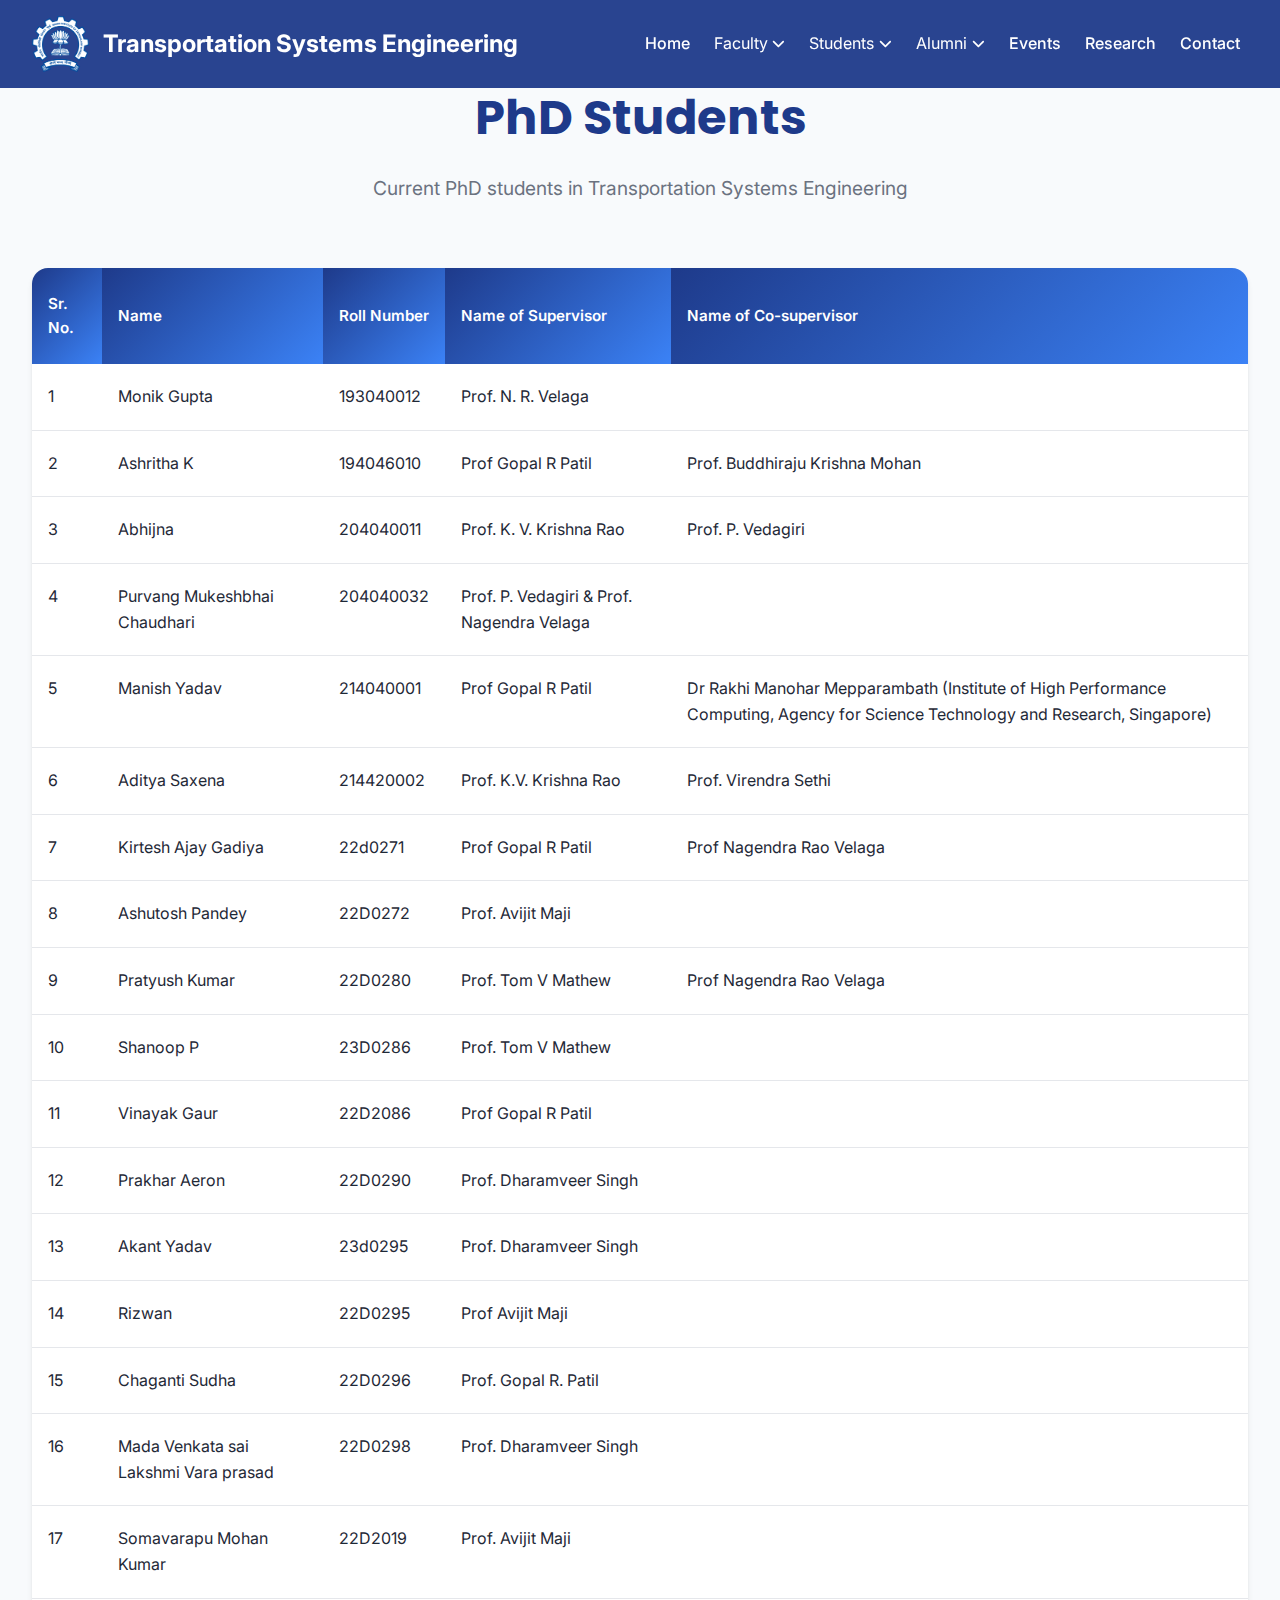
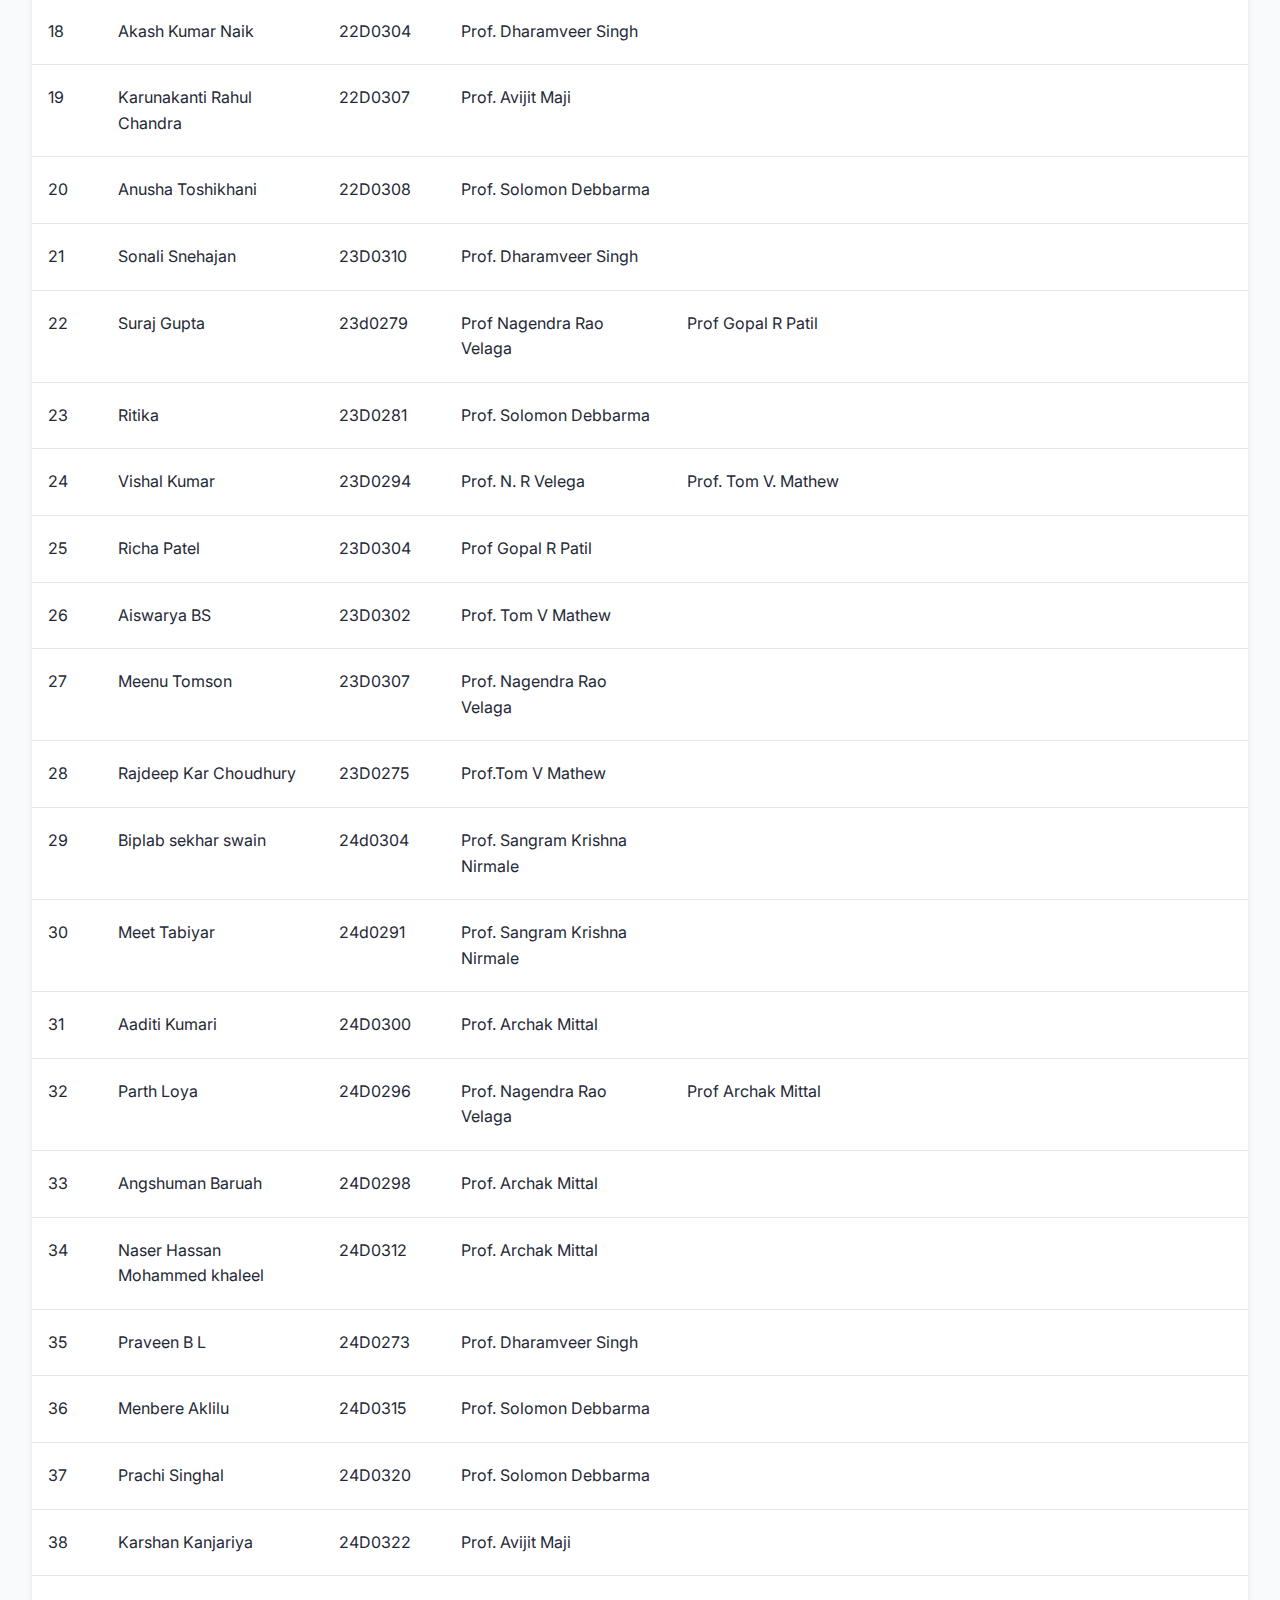
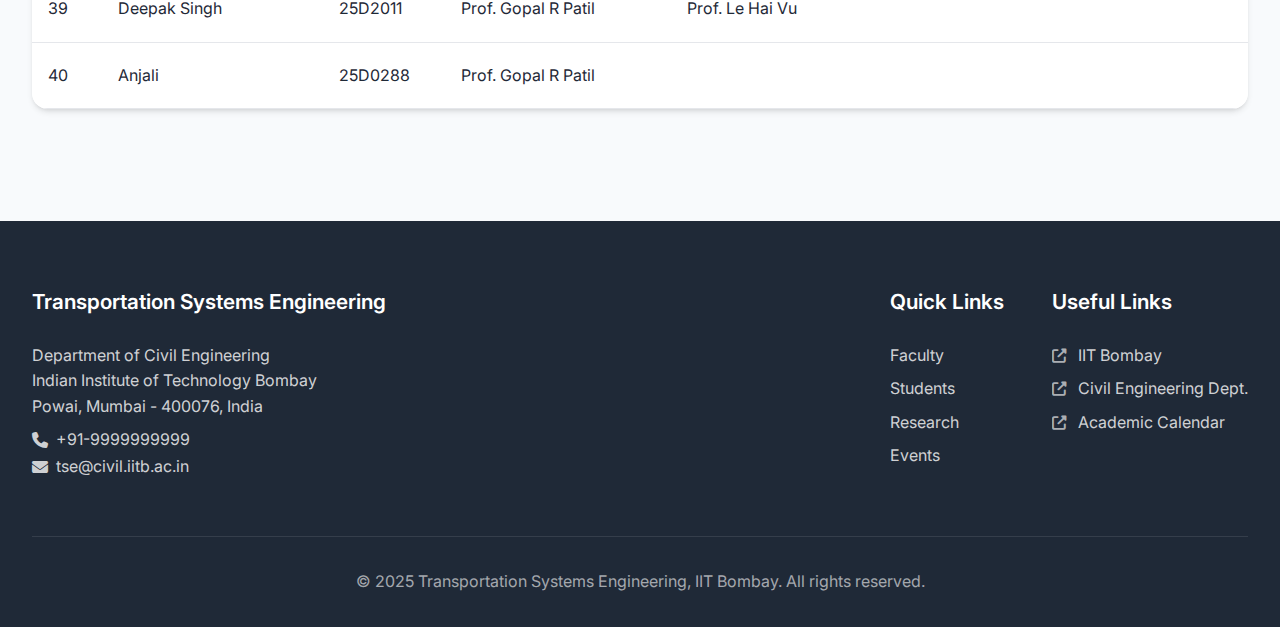
<file: PhD.html>
<!DOCTYPE html>
<html lang="en">
<head>
    <meta charset="UTF-8">
    <meta name="viewport" content="width=device-width, initial-scale=1.0">
    <title>Current Students - Transportation Systems Engineering | IIT Bombay</title>
    <link href="https://fonts.googleapis.com/css2?family=Inter:wght@300;400;500;600;700;800&family=Poppins:wght@300;400;500;600;700&display=swap" rel="stylesheet">
    <link href="https://cdnjs.cloudflare.com/ajax/libs/font-awesome/6.4.0/css/all.min.css" rel="stylesheet">
    <link rel="stylesheet" href="styles.css">
</head>
<body>
    <!-- Navigation -->
    <header class="header">
        <nav class="navbar">
            <div class="nav-container">
                <a href="index.html" class="logo">
                    <img src="assets/iitb-logo.png" alt="IIT Bombay Logo" class="iitb-logo" style="height: 56px; vertical-align: middle; margin-right: 10px;">
                    <span>Transportation Systems Engineering</span>
                </a>
                
                <ul class="nav-menu">
                    <li><a href="index.html" class="nav-link">Home</a></li>
                    <li class="dropdown">
                        <span class="nav-link dropdown-toggle">Faculty <i class="fas fa-chevron-down"></i></span>
                        <ul class="dropdown-menu">
                            <li><a href="faculty-current.html">Current Faculty</a></li>
                            <li><a href="faculty-past.html">Past Faculty</a></li>
                        </ul>
                    </li>
                    <li class="dropdown">
                        <span class="nav-link dropdown-toggle active">Students <i class="fas fa-chevron-down"></i></span>
                        <ul class="dropdown-menu">
                            <li><a href="PhD.html" class="active">PhD</a></li>
                            <li><a href="Mtech.html">Mtech</a></li>
                        </ul>
                    </li>
                    <li class="dropdown">
                        <span class="nav-link dropdown-toggle">Alumni <i class="fas fa-chevron-down"></i></span>
                        <ul class="dropdown-menu">
                            <li><a href="past-PhD.html">Past PhD</a></li>
                            <li><a href="past-Mtech.html">Past Mtech</a></li>
                        </ul>
                    </li>
                    <li><a href="events.html" class="nav-link">Events</a></li>
                    <li><a href="research.html" class="nav-link">Research</a></li>
                    <li><a href="contact.html" class="nav-link">Contact</a></li>
                </ul>
                
                <div class="hamburger">
                    <span></span>
                    <span></span>
                    <span></span>
                </div>
            </div>
        </nav>
    </header>   

    <section class="section section-alt">
        <div class="container">
            <div class="section-header fade-in">
                <h2 class="section-title">PhD Students</h2>
                <p class="section-subtitle">Current PhD students in Transportation Systems Engineering</p>
            </div>

            <div class="table-container fade-in">   
                <table class="modern-table">
                    <thead>
                        <tr>
                            <th>Sr. No.</th>
                            <th>Name</th>
                            <th>Roll Number</th>
                            <th>Name of Supervisor</th>
                            <th>Name of Co-supervisor</th>
                        </tr>
                    </thead>
                    <tbody>
                        <tr><td>1</td><td>Monik Gupta</td><td>193040012</td><td>Prof. N. R. Velaga</td><td></td></tr>
                        <tr><td>2</td><td>Ashritha K</td><td>194046010</td><td>Prof Gopal R Patil</td><td>Prof. Buddhiraju Krishna Mohan</td></tr>
                        <tr><td>3</td><td>Abhijna</td><td>204040011</td><td>Prof. K. V. Krishna Rao</td><td>Prof. P. Vedagiri</td></tr>
                        <tr><td>4</td><td>Purvang Mukeshbhai Chaudhari</td><td>204040032</td><td>Prof. P. Vedagiri & Prof. Nagendra Velaga</td><td></td></tr>
                        <tr><td>5</td><td>Manish Yadav</td><td>214040001</td><td>Prof Gopal R Patil</td><td>Dr Rakhi Manohar Mepparambath (Institute of High Performance Computing, Agency for Science Technology and Research, Singapore)</td></tr>
                        <tr><td>6</td><td>Aditya Saxena</td><td>214420002</td><td>Prof. K.V. Krishna Rao</td><td>Prof. Virendra Sethi</td></tr>
                        <tr><td>7</td><td>Kirtesh Ajay Gadiya</td><td>22d0271</td><td>Prof Gopal R Patil</td><td>Prof Nagendra Rao Velaga</td></tr>
                        <tr><td>8</td><td>Ashutosh Pandey</td><td>22D0272</td><td>Prof. Avijit Maji</td><td></td></tr>
                        <tr><td>9</td><td>Pratyush Kumar</td><td>22D0280</td><td>Prof. Tom V Mathew</td><td>Prof Nagendra Rao Velaga</td></tr>
                        <tr><td>10</td><td>Shanoop P</td><td>23D0286</td><td>Prof. Tom V Mathew</td><td></td></tr>
                        <tr><td>11</td><td>Vinayak Gaur</td><td>22D2086</td><td>Prof Gopal R Patil</td><td></td></tr>
                        <tr><td>12</td><td>Prakhar Aeron</td><td>22D0290</td><td>Prof. Dharamveer Singh</td><td></td></tr>
                        <tr><td>13</td><td>Akant Yadav</td><td>23d0295</td><td>Prof. Dharamveer Singh</td><td></td></tr>
                        <tr><td>14</td><td>Rizwan</td><td>22D0295</td><td>Prof Avijit Maji</td><td></td></tr>
                        <tr><td>15</td><td>Chaganti Sudha</td><td>22D0296</td><td>Prof. Gopal R. Patil</td><td></td></tr>
                        <tr><td>16</td><td>Mada Venkata sai Lakshmi Vara prasad</td><td>22D0298</td><td>Prof. Dharamveer Singh</td><td></td></tr>
                        <tr><td>17</td><td>Somavarapu Mohan Kumar</td><td>22D2019</td><td>Prof. Avijit Maji</td><td></td></tr>
                        <tr><td>18</td><td>Akash Kumar Naik</td><td>22D0304</td><td>Prof. Dharamveer Singh</td><td></td></tr>
                        <tr><td>19</td><td>Karunakanti Rahul Chandra</td><td>22D0307</td><td>Prof. Avijit Maji</td><td></td></tr>
                        <tr><td>20</td><td>Anusha Toshikhani</td><td>22D0308</td><td>Prof. Solomon Debbarma</td><td></td></tr>
                        <tr><td>21</td><td>Sonali Snehajan</td><td>23D0310</td><td>Prof. Dharamveer Singh</td><td></td></tr>
                        <tr><td>22</td><td>Suraj Gupta</td><td>23d0279</td><td>Prof Nagendra Rao Velaga</td><td>Prof Gopal R Patil</td></tr>
                        <tr><td>23</td><td>Ritika</td><td>23D0281</td><td>Prof. Solomon Debbarma</td><td></td></tr>
                        <tr><td>24</td><td>Vishal Kumar</td><td>23D0294</td><td>Prof. N. R Velega</td><td>Prof. Tom V. Mathew</td></tr>
                        <tr><td>25</td><td>Richa Patel</td><td>23D0304</td><td>Prof Gopal R Patil</td><td></td></tr>
                        <tr><td>26</td><td>Aiswarya BS</td><td>23D0302</td><td>Prof. Tom V Mathew</td><td></td></tr>
                        <tr><td>27</td><td>Meenu Tomson</td><td>23D0307</td><td>Prof. Nagendra Rao Velaga</td><td></td></tr>
                        <tr><td>28</td><td>Rajdeep Kar Choudhury</td><td>23D0275</td><td>Prof.Tom V Mathew</td><td></td></tr>
                        <tr><td>29</td><td>Biplab sekhar swain</td><td>24d0304</td><td>Prof. Sangram Krishna Nirmale</td><td></td></tr>
                        <tr><td>30</td><td>Meet Tabiyar</td><td>24d0291</td><td>Prof. Sangram Krishna Nirmale</td><td></td></tr>
                        <tr><td>31</td><td>Aaditi Kumari</td><td>24D0300</td><td>Prof. Archak Mittal</td><td></td></tr>
                        <tr><td>32</td><td>Parth Loya</td><td>24D0296</td><td>Prof. Nagendra Rao Velaga</td><td>Prof Archak Mittal</td></tr>
                        <tr><td>33</td><td>Angshuman Baruah</td><td>24D0298</td><td>Prof. Archak Mittal</td><td></td></tr>
                        <tr><td>34</td><td>Naser Hassan Mohammed khaleel</td><td>24D0312</td><td>Prof. Archak Mittal</td><td></td></tr>
                        <tr><td>35</td><td>Praveen B L</td><td>24D0273</td><td>Prof. Dharamveer Singh</td><td></td></tr>
                        <tr><td>36</td><td>Menbere Aklilu</td><td>24D0315</td><td>Prof. Solomon Debbarma</td><td></td></tr>
                        <tr><td>37</td><td>Prachi Singhal</td><td>24D0320</td><td>Prof. Solomon Debbarma</td><td></td></tr>
                        <tr><td>38</td><td>Karshan Kanjariya</td><td>24D0322</td><td>Prof. Avijit Maji</td><td></td></tr>
                        <tr><td>39</td><td>Deepak Singh</td><td>25D2011</td><td>Prof. Gopal R Patil</td><td>Prof. Le Hai Vu</td></tr>
                        <tr><td>40</td><td>Anjali</td><td>25D0288</td><td>Prof. Gopal R Patil</td><td></td></tr>
                    </tbody>
                </table>
            </div>
        </div>
    </section>

    <footer class="footer">
        <div class="container">
            <div class="footer-content">
                <div class="footer-section">
                    <h3>Transportation Systems Engineering</h3>
                    <p>Department of Civil Engineering<br>
                       Indian Institute of Technology Bombay<br>
                       Powai, Mumbai - 400076, India</p>
                    <p>
                        <span style="display: inline-flex; align-items: center; gap: 0.5em;">
                            <i class="fas fa-phone"></i> <span>+91-9999999999</span>
                        </span>
                        <br>
                        <span style="display: inline-flex; align-items: center; gap: 0.5em;">
                            <i class="fas fa-envelope"></i> <span>tse@civil.iitb.ac.in</span>
                        </span>
                    </p>
                </div>
                <div class="footer-links-container">
                    <div class="footer-section">
                        <h3>Quick Links</h3>
                        <ul>
                            <li><a href="faculty.html">Faculty</a></li>
                            <li><a href="students.html">Students</a></li>
                            <li><a href="research.html">Research</a></li>
                            <li><a href="events.html">Events</a></li>
                        </ul>
                    </div>
                    <div class="footer-section">
                        <h3>Useful Links</h3>
                        <ul>
                            <li><a href="https://www.iitb.ac.in" target="_blank"><i class="fas fa-external-link-alt"></i> IIT Bombay</a></li>
                            <li><a href="https://www.civil.iitb.ac.in" target="_blank"><i class="fas fa-external-link-alt"></i> Civil Engineering Dept.</a></li>
                            <li><a href="https://acad.iitb.ac.in/academics/calendar-and-timetable" target="_blank"><i class="fas fa-external-link-alt"></i> Academic Calendar</a></li>
                        </ul>
                    </div>
                </div>
            </div>
            <div class="footer-bottom">
                <p>&copy; 2025 Transportation Systems Engineering, IIT Bombay. All rights reserved.</p>
            </div>
        </div>
    </footer>

    <script src="script.js"></script>
</body>
</html>
</file>
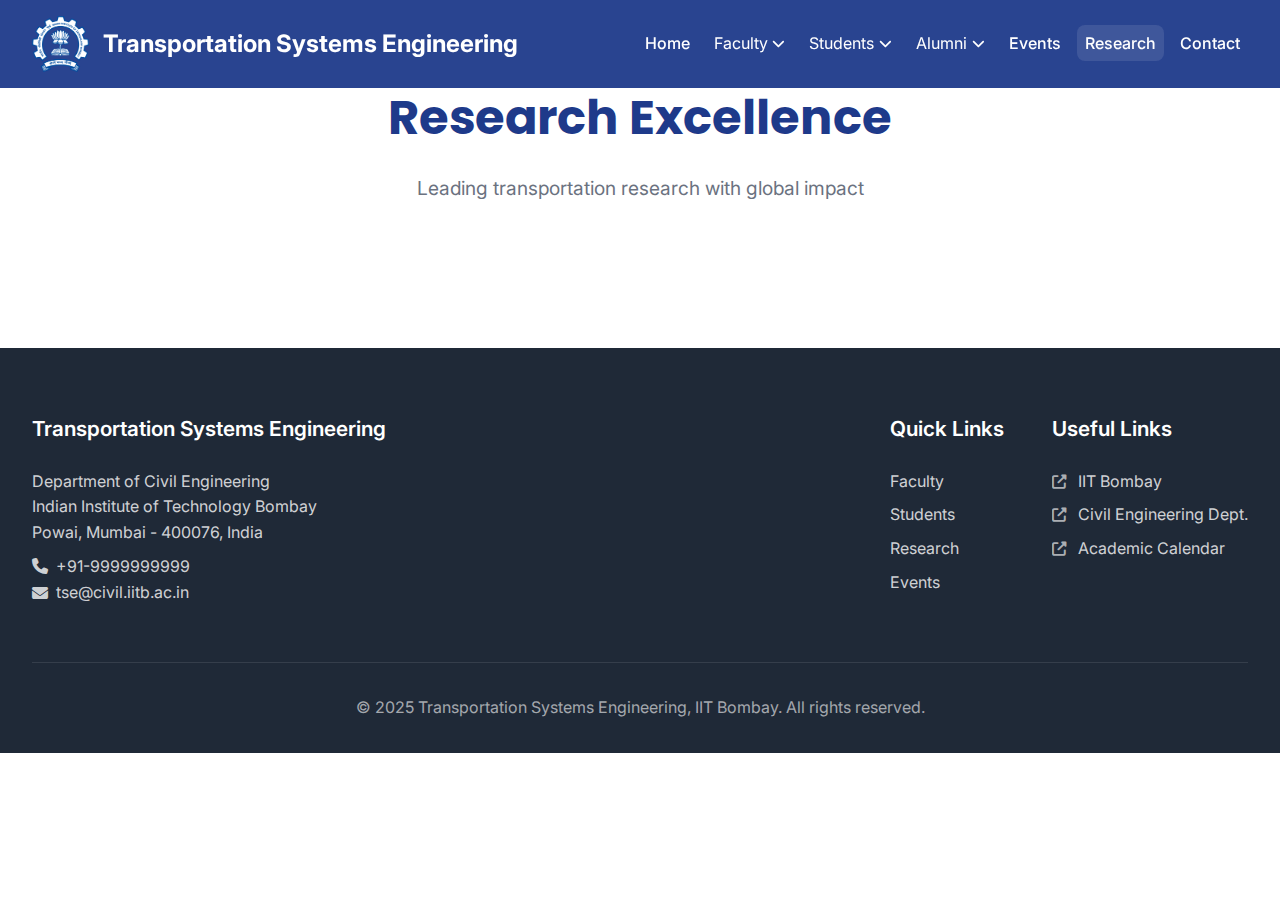
<file: research.html>
<!DOCTYPE html>
<html lang="en">
<head>
    <meta charset="UTF-8">
    <meta name="viewport" content="width=device-width, initial-scale=1.0">
    <title>Research - Transportation Systems Engineering | IIT Bombay</title>
    <link href="https://fonts.googleapis.com/css2?family=Inter:wght@300;400;500;600;700;800&family=Poppins:wght@300;400;500;600;700&display=swap" rel="stylesheet">
    <link href="https://cdnjs.cloudflare.com/ajax/libs/font-awesome/6.4.0/css/all.min.css" rel="stylesheet">
    <link rel="stylesheet" href="styles.css">
</head>
<body>
    <!-- Navigation -->
    <header class="header">
        <nav class="navbar">
            <div class="nav-container">
                <a href="index.html" class="logo">
                    <img src="assets/iitb-logo.png" alt="IIT Bombay Logo" class="iitb-logo" style="height: 56px; vertical-align: middle; margin-right: 10px;">
                    <span>Transportation Systems Engineering</span>
                </a>
                
                <ul class="nav-menu">
                    <li><a href="index.html" class="nav-link">Home</a></li>
                    <li class="dropdown">
                        <span class="nav-link dropdown-toggle">Faculty <i class="fas fa-chevron-down"></i></span>
                        <ul class="dropdown-menu">
                            <li><a href="faculty-current.html">Current Faculty</a></li>
                            <li><a href="faculty-past.html">Past Faculty</a></li>
                        </ul>
                    </li>
                    <li class="dropdown">
                        <span class="nav-link dropdown-toggle">Students <i class="fas fa-chevron-down"></i></span>
                        <ul class="dropdown-menu">
                            <li><a href="PhD.html">PhD</a></li>
                            <li><a href="Mtech.html">Mtech</a></li>
                        </ul>
                    </li>
                    <li class="dropdown">
                        <span class="nav-link dropdown-toggle">Alumni <i class="fas fa-chevron-down"></i></span>
                        <ul class="dropdown-menu">
                            <li><a href="past-PhD.html">Past PhD</a></li>
                            <li><a href="past-Mtech.html">Past Mtech</a></li>
                        </ul>
                    </li>
                    <li><a href="events.html" class="nav-link">Events</a></li>
                    <li><a href="research.html" class="nav-link active">Research</a></li>
                    <li><a href="contact.html" class="nav-link">Contact</a></li>
                </ul>
                
                <div class="hamburger">
                    <span></span>
                    <span></span>
                    <span></span>
                </div>
            </div>
        </nav>
    </header>

    <section class="section">
        <div class="container">
            <div class="section-header fade-in">
                <h2 class="section-title">Research Excellence</h2>
                <p class="section-subtitle">Leading transportation research with global impact</p>
            </div>

            <!-- <div class="stats fade-in">
                <div class="stat-card">
                    <span class="stat-number">100+</span>
                    <span class="stat-label">Research Publications</span>
                </div>
                <div class="stat-card">
                    <span class="stat-number">50+</span>
                    <span class="stat-label">Ongoing Projects</span>
                </div>
                <div class="stat-card">
                    <span class="stat-number">25+</span>
                    <span class="stat-label">Industry Partners</span>
                </div>
                <div class="stat-card">
                    <span class="stat-number">15+</span>
                    <span class="stat-label">International Collaborations</span>
                </div>
            </div> -->
        </div>
    </section>

    <!-- Research Areas -->
    <!-- <section class="section section-alt">
        <div class="container">
            <div class="section-header fade-in">
                <h2 class="section-title">Research Areas</h2>
                <p class="section-subtitle">Comprehensive coverage of transportation systems engineering</p>
            </div>

            <div class="card-grid fade-in">
                <div class="card">
                    <div class="card-icon">
                        <i class="fas fa-city"></i>
                    </div>
                    <h3>Sustainable Urban Transportation</h3>
                    <p>Research in sustainable transportation planning, land use transport modeling, environmental impact assessment, and development of eco-friendly transportation solutions for urban areas.</p>
                    <ul style="margin-top: 1rem; padding-left: 1rem;">
                        <li>Land use transport integration</li>
                        <li>Public transit optimization</li>
                        <li>Carbon footprint reduction</li>
                        <li>Electric mobility systems</li>
                    </ul>
                </div>
                
                <div class="card">
                    <div class="card-icon">
                        <i class="fas fa-traffic-light"></i>
                    </div>
                    <h3>Traffic Management & Control</h3>
                    <p>Advanced traffic flow modeling, simulation, network optimization, and intelligent traffic control systems for efficient and safe transportation operations.</p>
                    <ul style="margin-top: 1rem; padding-left: 1rem;">
                        <li>Traffic flow simulation</li>
                        <li>Signal optimization</li>
                        <li>Congestion management</li>
                        <li>Network optimization</li>
                    </ul>
                </div>
                
                <div class="card">
                    <div class="card-icon">
                        <i class="fas fa-shield-alt"></i>
                    </div>
                    <h3>Transportation Safety</h3>
                    <p>Comprehensive research in traffic safety analysis, pedestrian behavior modeling, risk assessment, and development of safer transportation infrastructure and systems.</p>
                    <ul style="margin-top: 1rem; padding-left: 1rem;">
                        <li>Accident analysis and prevention</li>
                        <li>Pedestrian safety modeling</li>
                        <li>Road safety audits</li>
                        <li>Driver behavior studies</li>
                    </ul>
                </div>
                
                <div class="card">
                    <div class="card-icon">
                        <i class="fas fa-road"></i>
                    </div>
                    <h3>Pavement Engineering</h3>
                    <p>Innovation in pavement materials, design methodologies, construction techniques, maintenance strategies, and rehabilitation using sustainable approaches and recycled materials.</p>
                    <ul style="margin-top: 1rem; padding-left: 1rem;">
                        <li>Sustainable pavement materials</li>
                        <li>Pavement design optimization</li>
                        <li>Recycled aggregate utilization</li>
                        <li>Smart pavement technologies</li>
                    </ul>
                </div>
                
                <div class="card">
                    <div class="card-icon">
                        <i class="fas fa-brain"></i>
                    </div>
                    <h3>Intelligent Transportation Systems</h3>
                    <p>Development of smart transportation systems, connected and autonomous vehicles, IoT applications, and artificial intelligence solutions for modern transportation challenges.</p>
                    <ul style="margin-top: 1rem; padding-left: 1rem;">
                        <li>Connected vehicle technologies</li>
                        <li>AI/ML in transportation</li>
                        <li>Smart city integration</li>
                        <li>IoT-based monitoring systems</li>
                    </ul>
                </div>
                
                <div class="card">
                    <div class="card-icon">
                        <i class="fas fa-chart-line"></i>
                    </div>
                    <h3>Transportation Planning & Policy</h3>
                    <p>Strategic transportation planning, travel demand modeling, choice modeling, policy analysis, and development of frameworks for sustainable transportation development.</p>
                    <ul style="margin-top: 1rem; padding-left: 1rem;">
                        <li>Travel demand forecasting</li>
                        <li>Transportation policy analysis</li>
                        <li>Choice modeling</li>
                        <li>Accessibility studies</li>
                    </ul>
                </div>
            </div>
        </div>
    </section> -->

    <!-- Major Projects -->
    <!-- <section class="section">
        <div class="container">
            <div class="section-header fade-in">
                <h2 class="section-title">Major Research Projects</h2>
                <p class="section-subtitle">Flagship projects driving innovation in transportation</p>
            </div>

            <div class="news-grid fade-in">
                <article class="news-card">
                    <div class="news-date">Ongoing</div>
                    <h3>Smart City Transportation</h3>
                    <p>Development of integrated transportation management system for smart cities using IoT, AI, and big data analytics. Collaboration with multiple city corporations across India.</p>
                    <div style="margin-top: 1rem; font-size: 0.9rem; color: var(--text-light);">
                        <strong>Funding:</strong> ₹5 Crores | <strong>Duration:</strong> 2023-2026
                    </div>
                </article>
                
                <article class="news-card">
                    <div class="news-date">Ongoing</div>
                    <h3>Sustainable Pavement Materials</h3>
                    <p>Research on utilization of industrial waste and recycled materials in pavement construction, focusing on environmental sustainability and cost-effectiveness.</p>
                    <div style="margin-top: 1rem; font-size:
                                        <div style="margin-top: 1rem; font-size: 0.9rem; color: var(--text-light);">
                        <strong>Funding:</strong> ₹3.5 Crores | <strong>Duration:</strong> 2022-2025
                    </div>
                </article>
                
                <article class="news-card">
                    <div class="news-date">Completed</div>
                    <h3>Traffic Safety Enhancement</h3>
                    <p>Comprehensive study on pedestrian behavior and traffic safety at urban intersections, resulting in policy recommendations for safer road design.</p>
                    <div style="margin-top: 1rem; font-size: 0.9rem; color: var(--text-light);">
                        <strong>Funding:</strong> ₹2.8 Crores | <strong>Duration:</strong> 2020-2023
                    </div>
                </article>
                
                <article class="news-card">
                    <div class="news-date">Ongoing</div>
                    <h3>Electric Vehicle Infrastructure</h3>
                    <p>Planning and optimization of electric vehicle charging infrastructure for sustainable urban transportation, including grid integration studies.</p>
                    <div style="margin-top: 1rem; font-size: 0.9rem; color: var(--text-light);">
                        <strong>Funding:</strong> ₹4.2 Crores | <strong>Duration:</strong> 2024-2027
                    </div>
                </article>
                
                <article class="news-card">
                    <div class="news-date">Ongoing</div>
                    <h3>Rural Transportation Connectivity</h3>
                    <p>Development of sustainable transportation solutions for rural areas, focusing on last-mile connectivity and accessibility improvements.</p>
                    <div style="margin-top: 1rem; font-size: 0.9rem; color: var(--text-light);">
                        <strong>Funding:</strong> ₹3.0 Crores | <strong>Duration:</strong> 2023-2026
                    </div>
                </article>
                
                <article class="news-card">
                    <div class="news-date">Completed</div>
                    <h3>Metro Rail System Optimization</h3>
                    <p>Optimization of metro rail operations and passenger flow management using advanced simulation and modeling techniques for Mumbai Metro.</p>
                    <div style="margin-top: 1rem; font-size: 0.9rem; color: var(--text-light);">
                        <strong>Funding:</strong> ₹2.5 Crores | <strong>Duration:</strong> 2019-2022
                    </div>
                </article>
            </div>
        </div>
    </section> -->

    <!-- Collaborations -->
    <!-- <section class="section section-alt">
        <div class="container">
            <div class="section-header fade-in">
                <h2 class="section-title">Research Collaborations</h2>
                <p class="section-subtitle">Partnerships driving innovation and excellence</p>
            </div>

            <div class="card-grid fade-in">
                <div class="card">
                    <div class="card-icon">
                        <i class="fas fa-university"></i>
                    </div>
                    <h3>Academic Partnerships</h3>
                    <p><strong>International:</strong></p>
                    <ul style="margin: 0.5rem 0; padding-left: 1rem;">
                        <li>University of California, Berkeley</li>
                        <li>TU Delft, Netherlands</li>
                        <li>Imperial College London</li>
                        <li>National University of Singapore</li>
                    </ul>
                    <p><strong>Domestic:</strong></p>
                    <ul style="margin: 0.5rem 0; padding-left: 1rem;">
                        <li>IIT Delhi, Chennai, Kharagpur</li>
                        <li>IISc Bangalore</li>
                        <li>IIIT Hyderabad</li>
                    </ul>
                </div>
                
                <div class="card">
                    <div class="card-icon">
                        <i class="fas fa-flask"></i>
                    </div>
                    <h3>Research Institutes</h3>
                    <p><strong>National Laboratories:</strong></p>
                    <ul style="margin: 0.5rem 0; padding-left: 1rem;">
                        <li>CSIR-Central Road Research Institute (CRRI)</li>
                        <li>Indian Institute of Science (IISc)</li>
                        <li>CSIR-National Environmental Engineering Research Institute</li>
                    </ul>
                    <p><strong>International:</strong></p>
                    <ul style="margin: 0.5rem 0; padding-left: 1rem;">
                        <li>Transportation Research Board (TRB), USA</li>
                        <li>European Transport Research Review</li>
                    </ul>
                </div>
                
                <div class="card">
                    <div class="card-icon">
                        <i class="fas fa-industry"></i>
                    </div>
                    <h3>Industry Partners</h3>
                    <p><strong>Infrastructure:</strong></p>
                    <ul style="margin: 0.5rem 0; padding-left: 1rem;">
                        <li>Larsen & Toubro</li>
                        <li>Tata Consulting Engineers</li>
                        <li>AECOM India</li>
                        <li>Jacobs Engineering</li>
                    </ul>
                    <p><strong>Technology:</strong></p>
                    <ul style="margin: 0.5rem 0; padding-left: 1rem;">
                        <li>IBM Research</li>
                        <li>Microsoft Research India</li>
                        <li>Siemens Mobility</li>
                    </ul>
                </div>
                
                <div class="card">
                    <div class="card-icon">
                        <i class="fas fa-landmark"></i>
                    </div>
                    <h3>Government Agencies</h3>
                    <p><strong>Central Government:</strong></p>
                    <ul style="margin: 0.5rem 0; padding-left: 1rem;">
                        <li>Ministry of Road Transport & Highways</li>
                        <li>Ministry of Railways</li>
                        <li>Department of Science & Technology</li>
                    </ul>
                    <p><strong>State/Local:</strong></p>
                    <ul style="margin: 0.5rem 0; padding-left: 1rem;">
                        <li>Mumbai Metropolitan Region Development Authority</li>
                        <li>Brihanmumbai Municipal Corporation</li>
                        <li>Maharashtra State Road Development Corporation</li>
                    </ul>
                </div>
            </div>

            <div class="fade-in" style="background: var(--white); padding: 3rem; border-radius: 1rem; box-shadow: var(--shadow-lg); margin-top: 3rem;">
                <h3 style="color: var(--primary-blue); font-size: 1.8rem; margin-bottom: 1rem; text-align: center;">Featured Partnership: CSIR-CRRI</h3>
                <div style="display: grid; grid-template-columns: 1fr 1fr; gap: 3rem; align-items: center;">
                    <div>
                        <p style="margin-bottom: 1rem;">IIT Bombay has partnered with CSIR-Central Road Research Institute (CRRI) to elevate research in transportation engineering. This collaboration focuses on developing innovative solutions for India's transportation challenges.</p>
                        <p style="margin-bottom: 1rem;"><strong>Key Focus Areas:</strong></p>
                        <ul style="margin-bottom: 1rem; padding-left: 1rem;">
                            <li>Smart road infrastructure development</li>
                            <li>Advanced pavement materials research</li>
                            <li>Traffic management system optimization</li>
                            <li>Sustainable transportation solutions</li>
                        </ul>
                        <p><strong>Established:</strong> September 2024</p>
                    </div>
                    <div>
                        <img src="https://www.csir-crri.res.in/images/crri-logo.png" alt="CSIR-CRRI Partnership" style="width: 100%; border-radius: 1rem; box-shadow: var(--shadow-md);" loading="lazy">
                    </div>
                </div>
            </div>
        </div>
    </section> -->

    <!-- Research Facilities -->
    <!-- <section class="section">
        <div class="container">
            <div class="section-header fade-in">
                <h2 class="section-title">Research Facilities</h2>
                <p class="section-subtitle">State-of-the-art infrastructure supporting world-class research</p>
            </div>

            <div class="card-grid fade-in">
                <div class="card">
                    <div class="card-icon">
                        <i class="fas fa-laptop-code"></i>
                    </div>
                    <h3>Computational Labs</h3>
                    <p>High-performance computing facilities with specialized software including:</p>
                    <ul style="margin: 1rem 0; padding-left: 1rem;">
                        <li>SUMO (Traffic Simulation)</li>
                        <li>VISSIM (Microscopic Simulation)</li>
                        <li>AIMSUN (Traffic Modeling)</li>
                        <li>MATLAB/Simulink</li>
                        <li>Python/R for Data Analytics</li>
                        <li>GIS Software (ArcGIS, QGIS)</li>
                    </ul>
                </div>
                
                <div class="card">
                    <div class="card-icon">
                        <i class="fas fa-microscope"></i>
                    </div>
                    <h3>Pavement Materials Lab</h3>
                    <p>Comprehensive testing facilities for pavement materials research:</p>
                    <ul style="margin: 1rem 0; padding-left: 1rem;">
                        <li>Universal Testing Machine</li>
                        <li>Marshall Stability Apparatus</li>
                        <li>Dynamic Shear Rheometer</li>
                        <li>Indirect Tensile Testing Equipment</li>
                        <li>Wheel Tracking Test Setup</li>
                        <li>Environmental Chambers</li>
                    </ul>
                </div>
                
                <div class="card">
                    <div class="card-icon">
                        <i class="fas fa-video"></i>
                    </div>
                    <h3>Traffic Data Collection</h3>
                    <p>Advanced equipment for field data collection and analysis:</p>
                    <ul style="margin: 1rem 0; padding-left: 1rem;">
                        <li>High-resolution Traffic Cameras</li>
                        <li>Pneumatic Tube Counters</li>
                        <li>Radar Speed Sensors</li>
                        <li>GPS Tracking Systems</li>
                        <li>Mobile Data Collection Units</li>
                        <li>Drone-based Traffic Monitoring</li>
                    </ul>
                </div>
                
                <div class="card">
                    <div class="card-icon">
                        <i class="fas fa-satellite"></i>
                    </div>
                    <h3>GIS & Remote Sensing</h3>
                    <p>Geospatial analysis capabilities for transportation planning:</p>
                    <ul style="margin: 1rem 0; padding-left: 1rem;">
                        <li>ArcGIS Pro Workstations</li>
                        <li>ERDAS Imagine Software</li>
                        <li>High-resolution Satellite Imagery</li>
                        <li>GPS/GNSS Equipment</li>
                        <li>3D Modeling Software</li>
                        <li>Spatial Database Systems</li>
                    </ul>
                </div>
            </div>
        </div>
    </section> -->

    <footer class="footer">
        <div class="container">
            <div class="footer-content">
                <div class="footer-section">
                    <h3>Transportation Systems Engineering</h3>
                    <p>Department of Civil Engineering<br>
                       Indian Institute of Technology Bombay<br>
                       Powai, Mumbai - 400076, India</p>
                    <p>
                        <span style="display: inline-flex; align-items: center; gap: 0.5em;">
                            <i class="fas fa-phone"></i> <span>+91-9999999999</span>
                        </span>
                        <br>
                        <span style="display: inline-flex; align-items: center; gap: 0.5em;">
                            <i class="fas fa-envelope"></i> <span>tse@civil.iitb.ac.in</span>
                        </span>
                    </p>
                </div>
                <div class="footer-links-container">
                    <div class="footer-section">
                        <h3>Quick Links</h3>
                        <ul>
                            <li><a href="faculty.html">Faculty</a></li>
                            <li><a href="students.html">Students</a></li>
                            <li><a href="research.html">Research</a></li>
                            <li><a href="events.html">Events</a></li>
                        </ul>
                    </div>
                    <div class="footer-section">
                        <h3>Useful Links</h3>
                        <ul>
                            <li><a href="https://www.iitb.ac.in" target="_blank"><i class="fas fa-external-link-alt"></i> IIT Bombay</a></li>
                            <li><a href="https://www.civil.iitb.ac.in" target="_blank"><i class="fas fa-external-link-alt"></i> Civil Engineering Dept.</a></li>
                            <li><a href="https://acad.iitb.ac.in/academics/calendar-and-timetable" target="_blank"><i class="fas fa-external-link-alt"></i> Academic Calendar</a></li>
                        </ul>
                    </div>
                </div>
            </div>
            <div class="footer-bottom">
                <p>&copy; 2025 Transportation Systems Engineering, IIT Bombay. All rights reserved.</p>
            </div>
        </div>
    </footer>

    <script src="script.js"></script>
</body>
</html>
</file>
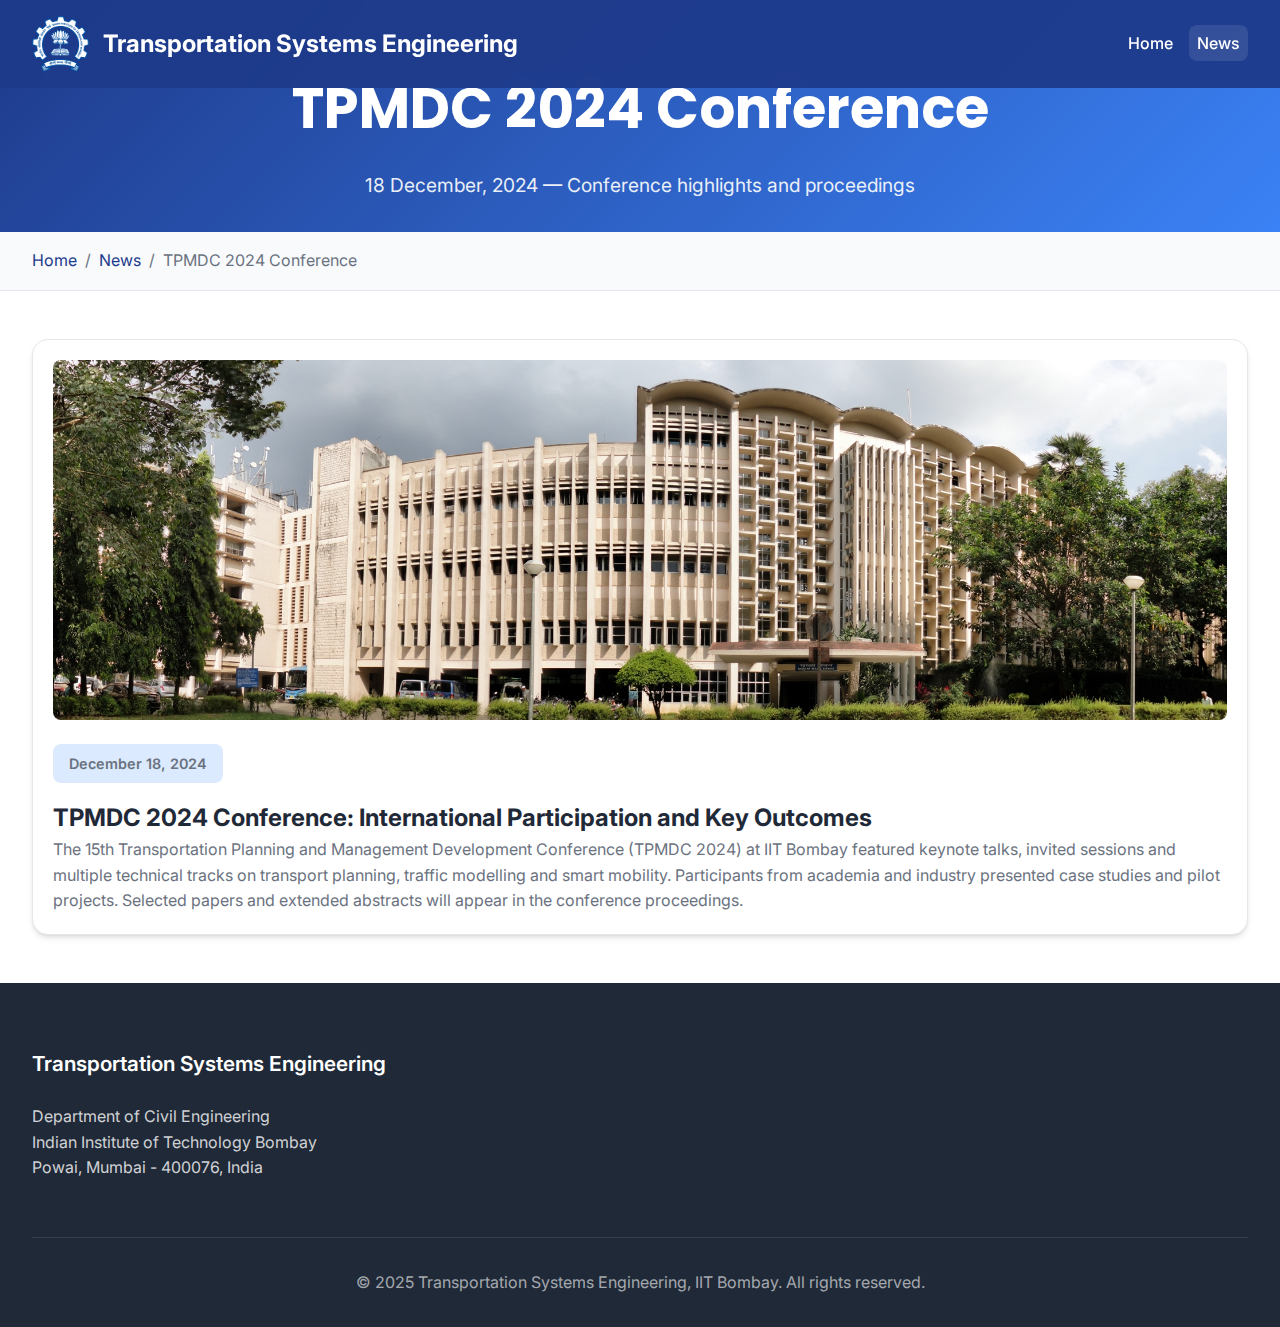
<file: tpmcd-2024.html>
<!DOCTYPE html>
<html lang="en">
<head>
    <meta charset="UTF-8">
    <meta name="viewport" content="width=device-width, initial-scale=1.0">
    <title>TPMDC 2024 Conference | News</title>
    <link href="https://fonts.googleapis.com/css2?family=Inter:wght@300;400;500;600;700;800&family=Poppins:wght@300;400;500;600;700&display=swap" rel="stylesheet">
    <link href="https://cdnjs.cloudflare.com/ajax/libs/font-awesome/6.4.0/css/all.min.css" rel="stylesheet">
    <link rel="stylesheet" href="styles.css">
</head>
<body class="dense">
    <header class="header">
        <nav class="navbar">
            <div class="nav-container">
                <a href="index.html" class="logo">
                    <img src="assets/iitb-logo.png" alt="IIT Bombay Logo" class="iitb-logo" style="height: 56px; vertical-align: middle; margin-right: 10px;">
                    <span>Transportation Systems Engineering</span>
                </a>
                <ul class="nav-menu">
                    <li><a href="index.html" class="nav-link">Home</a></li>
                    <li><a href="news.html" class="nav-link active">News</a></li>
                </ul>
                <div class="hamburger">
                    <span></span>
                    <span></span>
                    <span></span>
                </div>
            </div>
        </nav>
        <section class="page-header" role="banner">
            <div class="container">
                <h1>TPMDC 2024 Conference</h1>
                <p>18 December, 2024 — Conference highlights and proceedings</p>
            </div>
        </section>
    </header>

    <nav class="breadcrumb" aria-label="Breadcrumb">
        <div class="container breadcrumb-nav">
            <a href="index.html">Home</a>
            <span aria-hidden="true">/</span>
            <a href="news.html">News</a>
            <span aria-hidden="true">/</span>
            <span>TPMDC 2024 Conference</span>
        </div>
    </nav>

    <main class="section">
        <div class="container">
            <article class="card">
                <img src="assets/iitb-hero.jpg" alt="TPMDC" style="width:100%; height:360px; object-fit:cover; border-radius:8px;">
                <div style="margin-top:1rem;">
                    <p class="news-date">December 18, 2024</p>
                    <h2>TPMDC 2024 Conference: International Participation and Key Outcomes</h2>
                    <p>The 15th Transportation Planning and Management Development Conference (TPMDC 2024) at IIT Bombay featured keynote talks, invited sessions and multiple technical tracks on transport planning, traffic modelling and smart mobility. Participants from academia and industry presented case studies and pilot projects. Selected papers and extended abstracts will appear in the conference proceedings.</p>
                </div>
            </article>
        </div>
    </main>

    <footer class="footer">
        <div class="container">
            <div class="footer-content">
                <div class="footer-section">
                    <h3>Transportation Systems Engineering</h3>
                    <p>Department of Civil Engineering<br>
                       Indian Institute of Technology Bombay<br>
                       Powai, Mumbai - 400076, India</p>
                </div>
            </div>
            <div class="footer-bottom">
                <p>&copy; 2025 Transportation Systems Engineering, IIT Bombay. All rights reserved.</p>
            </div>
        </div>
    </footer>
</body>
</html>
</file>
<file: styles.css>
:root {
    --primary-blue: #1e3a8a;
    --secondary-blue: #3b82f6;
    --accent-blue: #60a5fa;
    --light-blue: #dbeafe;
    --dark-blue: #1e40af;
    --text-dark: #1f2937;
    --text-light: #6b7280;
    --white: #ffffff;
    --light-gray: #f8fafc;
    --border-color: #e5e7eb;
    --gradient: linear-gradient(135deg, #1e3a8a 0%, #3b82f6 100%);
    --shadow-sm: 0 1px 2px 0 rgb(0 0 0 / 0.05);
    --shadow-md: 0 4px 6px -1px rgb(0 0 0 / 0.1), 0 2px 4px -2px rgb(0 0 0 / 0.1);
    --shadow-lg: 0 10px 15px -3px rgb(0 0 0 / 0.1), 0 4px 6px -4px rgb(0 0 0 / 0.1);
    --shadow-xl: 0 20px 25px -5px rgb(0 0 0 / 0.1), 0 8px 10px -6px rgb(0 0 0 / 0.1);
}

* {
    margin: 0;
    padding: 0;
    box-sizing: border-box;
}

body {
    font-family: 'Inter', sans-serif;
    line-height: 1.6;
    color: var(--text-dark);
    background-color: var(--white);
    overflow-x: hidden;
}

/* Header & Navigation */
.header {
    background: var(--gradient);
    color: var(--white);
    padding: 0;
    position: relative;
    overflow: hidden;
}

.header::before {
    content: '';
    position: absolute;
    top: 0;
    left: 0;
    right: 0;
    bottom: 0;
    background: url('data:image/svg+xml,<svg xmlns="http://www.w3.org/2000/svg" viewBox="0 0 100 20"><defs><radialGradient id="a" cx="50%" cy="0%" r="50%"><stop offset="0%" stop-color="%23ffffff" stop-opacity="0.1"/><stop offset="100%" stop-color="%23ffffff" stop-opacity="0"/></radialGradient></defs><rect width="100" height="20" fill="url(%23a)"/></svg>');
    opacity: 0.1;
}

.navbar {
    padding: 1rem 0;
    position: fixed;
    top: 0;
    left: 0;
    right: 0;
    z-index: 1000;
    backdrop-filter: blur(10px);
    background: rgba(30, 58, 138, 0.95);
    transition: all 0.3s ease;
}

.nav-container {
    max-width: 1500px;
    margin: 0 auto;
    padding: 0 2rem;
    display: flex;
    justify-content: space-between;
    align-items: center;
}

.logo {
    display: flex;
    align-items: center;
    gap: 0.2rem;
    font-size: 1.5rem;
    font-weight: 700;
    color: var(--white);
    text-decoration: none;
}

.logo i {
    font-size: 2rem;
    color: var(--accent-blue);
}

.nav-menu {
    display: flex;
    list-style: none;
    gap: 0.5rem;
    align-items: center;
}

.nav-menu a {
    color: var(--white);
    text-decoration: none;
    font-weight: 500;
    padding: 0.5rem 0.5rem;
    border-radius: 0.5rem;
    transition: all 0.3s ease;
    position: relative;
}

.nav-menu a:hover,
.nav-menu a.active {
    background: rgba(255, 255, 255, 0.1);
    transform: translateY(-2px);
}

/* Dropdown Styles */
.dropdown {
    position: relative;
}

.dropdown-toggle {
    display: flex;
    align-items: center;
    gap: 0.3rem;
    padding: 0.5rem;
}

.dropdown-toggle i {
    font-size: 0.8rem;
    transition: transform 0.3s ease;
}

.dropdown:hover .dropdown-toggle i {
    transform: rotate(180deg);
}

.dropdown-menu {
    position: absolute;
    top: 100%;
    left: 0;
    background: var(--white);
    border-radius: 0.5rem;
    box-shadow: var(--shadow-lg);
    min-width: 200px;
    opacity: 0;
    visibility: hidden;
    transform: translateY(-10px);
    transition: all 0.3s ease;
    z-index: 1000;
    border: 1px solid var(--border-color);
}

.dropdown:hover .dropdown-menu {
    opacity: 1;
    visibility: visible;
    transform: translateY(0);
}

.dropdown-menu li {
    list-style: none;
}

.dropdown-menu a {
    display: block;
    padding: 0.75rem 1rem;
    color: var(--text-dark);
    text-decoration: none;
    font-weight: 500;
    transition: all 0.3s ease;
    border-radius: 0.5rem;
    margin: 0.2rem;
}

.dropdown-menu a:hover {
    background: var(--light-blue);
    color: var(--primary-blue);
    transform: translateX(5px);
}

.hamburger {
    display: none;
    flex-direction: column;
    cursor: pointer;
    gap: 4px;
}

.hamburger span {
    width: 25px;
    height: 3px;
    background: var(--white);
    transition: 0.3s;
    border-radius: 2px;
}

/* Hero Section */
.hero {
    position: relative;
    height: 100vh;
    min-height: 600px;
    overflow: hidden;
    margin-top: 60px; /* Account for fixed navbar */
}

.hero-carousel {
    position: relative;
    width: 100%;
    height: 100%;
    display: flex;
    transition: transform 0.8s ease-in-out;
}

.hero-slide {
    min-width: 100%;
    width: 100%;
    height: 100%;
    flex-shrink: 0;
}

.hero-slide img {
    width: 100%;
    height: 100%;
    object-fit: cover;
    object-position: center;
}


/* Carousel Navigation */
.carousel-nav {
    position: absolute;
    top: 50%;
    transform: translateY(-50%);
    width: 100%;
    display: flex;
    justify-content: space-between;
    padding: 0 2rem;
    z-index: 10;
    pointer-events: none;
}

.carousel-prev,
.carousel-next {
    background: rgba(255, 255, 255, 0.2);
    border: 2px solid rgba(255, 255, 255, 0.3);
    color: var(--white);
    width: 50px;
    height: 50px;
    border-radius: 50%;
    display: flex;
    align-items: center;
    justify-content: center;
    cursor: pointer;
    transition: all 0.3s ease;
    pointer-events: all;
    backdrop-filter: blur(10px);
}

.carousel-prev:hover,
.carousel-next:hover {
    background: rgba(255, 255, 255, 0.3);
    border-color: rgba(255, 255, 255, 0.5);
    transform: scale(1.1);
}

.carousel-prev:active,
.carousel-next:active {
    transform: scale(0.95);
}

/* Carousel Dots */
.carousel-dots {
    position: absolute;
    bottom: 2rem;
    left: 50%;
    transform: translateX(-50%);
    display: flex;
    gap: 1rem;
    z-index: 10;
}

.dot {
    width: 12px;
    height: 12px;
    border-radius: 50%;
    background: rgba(255, 255, 255, 0.4);
    cursor: pointer;
    transition: all 0.3s ease;
    border: 2px solid transparent;
}

.dot:hover {
    background: rgba(255, 255, 255, 0.6);
    transform: scale(1.2);
}

.dot.active {
    background: var(--white);
    border-color: var(--accent-blue);
    transform: scale(1.3);
}

/* About Us Section */
.about-content {
    max-width: 1000px;
    margin: 0 auto;
    text-align: left;
}

.about-content p {
    font-size: 1.1rem;
    line-height: 1.8;
    color: var(--text-dark);
    margin-bottom: 2rem;
    text-align: justify;
}

.about-content p:last-child {
    margin-bottom: 0;
}

.hero h1 {
    font-family: 'Poppins', sans-serif;
    font-size: clamp(2.5rem, 5vw, 4rem);
    font-weight: 800;
    margin-bottom: 1.5rem;
    line-height: 1.2;
}

.hero-subtitle {
    font-size: 1.3rem;
    font-weight: 400;
    margin-bottom: 1rem;
    opacity: 0.9;
    max-width: 800px;
    margin-left: auto;
    margin-right: auto;
}

.hero-description {
    font-size: 1.1rem;
    margin-bottom: 3rem;
    opacity: 0.8;
    max-width: 900px;
    margin-left: auto;
    margin-right: auto;
}

.cta-buttons {
    display: flex;
    gap: 1.5rem;
    justify-content: center;
    flex-wrap: wrap;
}

.btn {
    padding: 1rem 2rem;
    border-radius: 0.75rem;
    font-weight: 600;
    text-decoration: none;
    transition: all 0.3s ease;
    display: inline-flex;
    align-items: center;
    gap: 0.5rem;
    cursor: pointer;
    border: none;
    font-size: 1rem;
}

.btn-primary {
    background: var(--white);
    color: var(--primary-blue);
    box-shadow: var(--shadow-lg);
}

.btn-primary:hover {
    transform: translateY(-3px);
    box-shadow: var(--shadow-xl);
}

.btn-outline {
    background: transparent;
    color: var(--white);
    border: 2px solid var(--white);
}

.btn-outline:hover {
    background: var(--white);
    color: var(--primary-blue);
    transform: translateY(-2px);
}

/* Container */
.container {
    max-width: 1400px;
    margin: 0 auto;
    padding: 0 2rem;
}

/* Sections */
.section {
    padding: 5rem 0;
    position: relative;
}

.section-alt {
    background: var(--light-gray);
}

.section-header {
    text-align: center;
    margin-bottom: 4rem;
}

.section-title {
    font-family: 'Poppins', sans-serif;
    font-size: clamp(2rem, 4vw, 3rem);
    font-weight: 700;
    color: var(--primary-blue);
    margin-bottom: 1rem;
}

.section-subtitle {
    font-size: 1.2rem;
    color: var(--text-light);
    max-width: 600px;
    margin: 0 auto;
}

/* Stats Section */
.stats {
    display: grid;
    grid-template-columns: repeat(auto-fit, minmax(200px, 1fr));
    gap: 2rem;
    margin: 4rem 0;
}

.stat-card {
    text-align: center;
    padding: 2rem;
    background: var(--white);
    border-radius: 1rem;
    box-shadow: var(--shadow-md);
    transition: transform 0.3s ease;
}

.stat-card:hover {
    transform: translateY(-5px);
}

.stat-number {
    font-size: 3rem;
    font-weight: 800;
    color: var(--primary-blue);
    display: block;
}

.stat-label {
    font-weight: 600;
    color: var(--text-light);
    margin-top: 0.5rem;
}

/* Cards */
.card-grid {
    display: grid;
    grid-template-columns: repeat(auto-fit, minmax(300px, 1fr));
    gap: 2rem;
    margin: 3rem 0;
}

.card {
    background: var(--white);
    border-radius: 1rem;
    padding: 2rem;
    box-shadow: var(--shadow-md);
    transition: all 0.3s ease;
    border: 1px solid var(--border-color);
}

.card:hover {
    transform: translateY(-5px);
    box-shadow: var(--shadow-xl);
}

.card-icon {
    width: 60px;
    height: 60px;
    background: var(--gradient);
    border-radius: 1rem;
    display: flex;
    align-items: center;
    justify-content: center;
    color: var(--white);
    font-size: 1.5rem;
    margin-bottom: 1.5rem;
}

.card h3 {
    font-size: 1.3rem;
    font-weight: 600;
    color: var(--primary-blue);
    margin-bottom: 1rem;
}

.card p {
    color: var(--text-light);
    line-height: 1.6;
}

/* Faculty Grid */
.faculty-grid {
    display: grid;
    grid-template-columns: repeat(auto-fit, minmax(350px, 1fr));
    gap: 2rem;
    margin: 3rem 0;
}

/* Vertical stacked list variant: one card per row with left avatar and right details */
.faculty-grid.vertical-list {
    display: flex;
    flex-direction: column;

    gap: 1rem;
    align-items: center; /* center cards horizontally */
}

/* Unified compact faculty card */
.faculty-card {
    background: linear-gradient(180deg, rgba(255,255,255,0.99), rgba(250,250,252,0.99));
    border-radius: 10px;
    padding: 0.9rem 1rem;
    box-shadow: 0 6px 18px rgba(18,38,77,0.04);
    transition: transform 0.18s ease, box-shadow 0.18s ease, border-color 0.18s ease;
    border-left: 4px solid rgba(59,130,246,0.06);
    display: block;
}

.faculty-card:hover {
    transform: translateY(-6px) scale(1.002);
    box-shadow: 0 16px 40px rgba(18,38,77,0.08);
    border-left-color: var(--secondary-blue);
}

.faculty-header {
    display: flex;
    gap: 0.75rem;
    align-items: center;
}

.faculty-avatar {
    width: 76px;
    height: 76px;
    border-radius: 10px;
    overflow: hidden;
    flex-shrink: 0;
    box-shadow: 0 6px 18px rgba(10,30,60,0.06);
}

.faculty-avatar img { width:100%; height:100%; object-fit:cover; display:block; }

/* Special styling for Prof. K V Krishna Rao: square, fitted, and centered */
.kvkrao-card .faculty-avatar {
    width: 96px; /* slightly larger square */
    height: 96px;
    border-radius: 8px; /* keep subtle rounding, not circular */
    display: flex;
    align-items: center;
    justify-content: center;
    overflow: hidden;
    margin-right: 0.75rem;
}

.kvkrao-card .faculty-avatar img {
    width: 100%;
    height: 100%;
    object-fit: cover; /* ensure the image fills the square */
    display: block;
}

.faculty-info h3 { font-size: 1.02rem; margin: 0 0 0.12rem 0; color: var(--dark-blue); font-weight:700; }
.faculty-position { color: var(--primary-blue); font-weight:600; margin-bottom:0.2rem; font-size:0.92rem; }

.faculty-contact { display:flex; gap:0.6rem; flex-wrap:wrap; align-items:center; font-size:0.92rem; color:var(--text-light); }
.faculty-contact span, .faculty-contact a { display:inline-flex; gap:0.45rem; align-items:center; color:var(--text-light); }
.faculty-contact a { color:var(--primary-blue); text-decoration:none; }

.faculty-research { margin-top:0.6rem; padding-top:0.6rem; border-top:1px dashed var(--border-color); }
.research-title { font-weight:700; font-size:0.95rem; margin-bottom:0.35rem; color:var(--text-dark); }
.research-areas { font-size:0.92rem; line-height:1.45; color:var(--text-light); }

/* Final overrides for vertical list: align contact icons and tighten spacing */
.faculty-grid.vertical-list {
    gap: 0.75rem; /* tighter between cards */
}

.faculty-grid.vertical-list .faculty-card {
    padding: 1rem 1.25rem; /* slightly tighter */
    border-left-width: 5px;
    width: 100%;
    max-width: 880px; /* constrain width so it sits centered */
    margin: 0 auto; /* center each card */
    text-align: left; /* keep text left-aligned by default */
}

.faculty-grid.vertical-list .faculty-avatar {
    width: 112px; /* make avatars larger and square */
    height: 112px;
    border-radius: 8px; /* subtle rounding */
    margin: 0 auto 0.6rem; /* center avatar horizontally and add spacing */
    display: block;
}

.faculty-grid.vertical-list .faculty-header { gap: 0.6rem; }

.faculty-grid.vertical-list .faculty-contact {
    display: flex;
    flex-direction: column;
    gap: 0.28rem;
    margin-top: 2px;
    align-items: flex-start;
}

.faculty-grid.vertical-list .faculty-contact > span,
.faculty-grid.vertical-list .faculty-contact > a {
    display: flex;
    gap: 0.55rem;
    align-items: center;
    color: var(--text-light);
    margin: 0;
    font-size: 0.92rem;
    line-height: 1.2;
}

.faculty-grid.vertical-list .faculty-contact i {
    min-width: 20px;
    width: 20px;
    text-align: center;
    color: var(--secondary-blue);
    font-size: 1.05rem;
}

.faculty-grid.vertical-list .faculty-contact a { color: var(--primary-blue); }

/* Make sure small screens still readable */
@media (max-width: 520px) {
    .faculty-grid.vertical-list .faculty-avatar { width: 72px; height: 72px; border-radius:8px; margin-bottom:0.5rem; }
    .faculty-grid.vertical-list .faculty-contact { gap: 0.35rem; }
    .faculty-grid.vertical-list .faculty-card { padding: 0.85rem; max-width: 100%; }
}

/* Desktop: place avatar to the left and keep content left-aligned; small screens still stack */
@media (min-width: 720px) {
    .faculty-grid.vertical-list .faculty-header {
        flex-direction: row; /* avatar left, content on the right */
        align-items: center;
        text-align: left;
        gap: 1rem;
    }

    .faculty-grid.vertical-list .faculty-avatar {
        margin: 0 1rem 0 0; /* keep avatar on the left with space to the right */
        display: block;
        flex-shrink: 0;
    }

    .faculty-grid.vertical-list .faculty-info {
        text-align: left;
    }

    .faculty-grid.vertical-list .faculty-info h3,
    .faculty-grid.vertical-list .faculty-position,
    .faculty-grid.vertical-list .faculty-contact {
        text-align: left;
        align-items: flex-start;
    }
}

/* Responsive: stack avatar above details on small screens */
@media (max-width: 768px) {
    .faculty-header {
        flex-direction: row;
        align-items: flex-start;
        gap: 1rem;
    }

    .faculty-avatar {
        width: 72px;
        height: 72px;
        border-radius: 50%;
    }

    .faculty-contact span { font-size: 0.95rem; }
}

.faculty-card {
    background: var(--white);
    border-radius: 1rem;
    padding: 2rem;
    box-shadow: var(--shadow-md);
    transition: all 0.3s ease;
    border: 1px solid var(--border-color);
}

.faculty-card:hover {
    transform: translateY(-5px);
    box-shadow: var(--shadow-xl);
}

.faculty-header {
    display: flex;
    align-items: flex-start;
    gap: 1rem;
    margin-bottom: 1.5rem;
}

.faculty-avatar {
    width: 80px;
    height: 80px;
    border-radius: 50%;
    background: var(--gradient);
    display: flex;
    align-items: center;
    justify-content: center;
    color: var(--white);
    font-size: 2rem;
    font-weight: 700;
    flex-shrink: 0;
}

.faculty-info h3 {
    font-size: 1.3rem;
    font-weight: 700;
    color: var(--primary-blue);
    margin-bottom: 0.5rem;
}

.faculty-position {
    color: var(--primary-blue);
    font-weight: 600;
    margin-bottom: 0.5rem;
}

.faculty-contact {
    display: flex;
    flex-direction: column;
    gap: 0.3rem;
    font-size: 0.9rem;
    color: var(--text-light);
}

.faculty-research {
    margin-top: 1rem;
    padding-top: 1rem;
    border-top: 1px solid var(--border-color);
}

.research-title {
    font-weight: 600;
    color: var(--text-dark);
    margin-bottom: 0.5rem;
}

.research-areas {
    color: var(--text-light);
    font-size: 0.95rem;
    line-height: 1.5;
}

/* Image Slideshow */
.slideshow-container {
    position: relative;
    max-width: 100%;
    height: 500px;
    margin: 3rem 0;
    border-radius: 1rem;
    overflow: hidden;
    box-shadow: var(--shadow-xl);
}

.slide {
    position: absolute;
    width: 100%;
    height: 100%;
    opacity: 0;
    transition: opacity 1.5s ease-in-out;
}

.slide.active {
    opacity: 1;
}

.slide img {
    width: 100%;
    height: 100%;
    object-fit: cover;
}

.slide-overlay {
    position: absolute;
    bottom: 0;
    left: 0;
    right: 0;
    background: linear-gradient(transparent, rgba(0,0,0,0.7));
    color: var(--white);
    padding: 2rem;
}

.slide-title {
    font-size: 1.5rem;
    font-weight: 600;
    margin-bottom: 0.5rem;
}

/* News Grid */
.news-grid {
    display: grid;
    grid-template-columns: repeat(auto-fit, minmax(300px, 1fr));
    gap: 2rem;
    margin: 3rem 0;
}

.news-card {
    background: var(--white);
    border-radius: 1rem;
    padding: 2rem;
    box-shadow: var(--shadow-md);
    transition: all 0.3s ease;
    border: 1px solid var(--border-color);
}

.news-card:hover {
    transform: translateY(-5px);
    box-shadow: var(--shadow-xl);
}

.news-date {
    background: var(--light-blue);
    color: var(--primary-blue);
    font-size: 0.9rem;
    font-weight: 600;
    padding: 0.5rem 1rem;
    border-radius: 0.5rem;
    display: inline-block;
    margin-bottom: 1rem;
}

.news-card h3 {
    font-size: 1.3rem;
    font-weight: 600;
    color: var(--primary-blue);
    margin-bottom: 1rem;
}

.news-card p {
    color: var(--text-light);
    line-height: 1.6;
    margin-bottom: 1rem;
}

/* Scoped tweaks for dedicated news page to resemble reference layout */
.news-page .news-grid {
    grid-template-columns: 1fr;
    gap: 1.25rem;
}

.news-page .news-card {
    display: block;
    padding: 1.25rem 1.5rem;
}

.news-page .news-card h3 {
    margin-top: 0.25rem;
}

.news-page .news-card img {
    border-radius: 8px;
    box-shadow: var(--shadow-sm);
}

.news-page .news-date {
    display: inline-block;
    margin-bottom: 0.5rem;
}

.news-page .read-more { margin-top: 0.75rem; }

/* Improved news page layout */
.news-layout {
    display: grid;
    grid-template-columns: 1fr 320px;
    gap: 2.5rem;
    align-items: start;
}


.news-featured {
    display: grid;
    grid-template-columns: 1fr 420px;
    gap: 1.25rem;
    background: var(--white);
    border: 1px solid var(--border-color);
    border-radius: 0.75rem;
    overflow: hidden;
    box-shadow: var(--shadow-md);
}

.news-featured .featured-media img {
    width: 100%;
    height: 100%;
    object-fit: cover;
    display: block;
}

.news-featured .featured-body {
    padding: 1.5rem;
}

.news-featured h2 {
    margin-top: 0.35rem;
    color: var(--text-dark);
    font-size: 1.6rem;
}

.news-featured .lead {
    color: var(--text-light);
    margin-top: 0.75rem;
}

.more-news-grid {
    display: grid;
    grid-template-columns: repeat(auto-fit, minmax(320px, 1fr));
    gap: 1rem 1.5rem;
    margin-top: 1rem;
}

.news-card {
    display: flex;
    gap: 1rem;
    align-items: flex-start;
    padding: 1rem;
    border-radius: 6px;
    border: 1px solid var(--border-color);
    background: var(--white);
}

.news-card .thumb { flex-shrink: 0; }
.news-card .thumb img { width: 140px; height: 96px; object-fit: cover; border-radius:6px; }
.news-card .news-meta { flex: 1; }
.news-card h4 { margin: 0.15rem 0; font-size: 1.05rem; color: var(--primary-blue); }
.news-card p { margin: 0.35rem 0; color: var(--text-light); }

.news-sidebar .sidebar-box { background: var(--white); border-radius: 8px; padding: 1rem; border:1px solid var(--border-color); box-shadow: var(--shadow-sm); margin-bottom: 1rem; }
.news-sidebar h4 { margin: 0 0 0.75rem 0; color: var(--primary-blue); }

.mini-news { list-style: none; padding: 0; margin: 0; display: grid; gap: 0.7rem; }
.mini-news li { display:flex; gap:0.75rem; align-items:center; }
.mini-news img { width:56px; height:40px; object-fit:cover; border-radius:4px; flex-shrink:0; }
.mini-date { font-size:0.82rem; color:var(--text-light); margin-bottom:0.2rem; }
.mini-news a { color:var(--text-dark); font-weight:600; text-decoration:none; }

.sidebar-links { list-style:none; padding:0; margin:0; display:flex; flex-direction:column; gap:0.5rem; }
.sidebar-links a { text-decoration:none; color:var(--text-dark); }

@media (max-width: 980px) {
    .news-layout { grid-template-columns: 1fr; }
    .news-featured { grid-template-columns: 1fr; }
}


/* Three-column block: News | Events | Spotlights improvements */
.three-col {
    display: grid;
    grid-template-columns: 1fr 340px 360px;
    gap: 2.5rem;
    align-items: start;
}

.three-col .col { display: block; }

.col-title {
    font-family: 'Poppins', sans-serif;
    color: var(--primary-blue);
    font-weight: 700;
    font-size: 1.6rem;
    margin-bottom: 1.25rem;
}

/* News list (left column) */
.news-list {
    display: block;
}

.news-list-item {
    display: flex;
    gap: 1.25rem;
    align-items: flex-start;
    padding: 1rem;
    background: var(--white);
    border-radius: 0.75rem;
    border: 1px solid var(--border-color);
    box-shadow: var(--shadow-sm);
    transition: transform 0.25s ease, box-shadow 0.25s ease;
    margin-bottom: 1rem;
}

.news-list-item:hover {
    transform: translateY(-6px);
    box-shadow: var(--shadow-md);
}

.news-list-item img {
    width: 120px;
    height: 84px;
    object-fit: cover;
    border-radius: 6px;
    flex-shrink: 0;
}

.news-list-content { flex: 1; }

.news-list-date {
    color: var(--text-light);
    font-size: 0.85rem;
    margin-bottom: 0.35rem;
    display: block;
}

.news-list h4 {
    margin: 0 0 0.35rem 0;
    color: var(--primary-blue);
    font-size: 1.05rem;
}

.news-list p {
    color: var(--text-light);
    font-size: 0.96rem;
    margin: 0;
}

.read-more {
    display: inline-block;
    color: var(--primary-blue);
    font-weight: 700;
    margin-top: 0.75rem;
    text-decoration: none;
}

/* Events column (middle) */
.col-events .events-column {
    background: var(--white);
    padding: 1.25rem;
    border-radius: 0.75rem;
    border: 1px solid var(--border-color);
    box-shadow: var(--shadow-sm);
    min-height: 180px;
}

.col-events .events-column p {
    color: var(--text-light);
    margin: 0 0 1rem 0;
}

.col-events .read-more { display:block; margin-top: 0.5rem; }

/* Spotlights column (right) */
.col-spotlights .spotlight-card {
    background: var(--white);
    border-radius: 0.6rem;
    padding: 1.25rem;
    border-top: 4px solid var(--secondary-blue);
    box-shadow: var(--shadow-sm);
    margin-bottom: 1.25rem;
    text-align: center;
}

.spotlight-top { color: var(--primary-blue); font-weight:700; margin-bottom: 0.75rem; }

.spotlight-image {
    display:flex;
    align-items:center;
    justify-content:center;
    margin: 0.5rem 0 0.75rem 0;
}

.spotlight-image img {
    width: 120px;
    height: 120px;
    object-fit: cover;
    border-radius: 50%;
    border: 6px solid var(--white);
    box-shadow: 0 8px 22px rgba(16,24,40,0.12);
    display:block;
}

.spotlight-caption {
    color: var(--text-light);
    font-size: 0.96rem;
    margin-top: 0.5rem;
}

/* Responsive tweaks */
@media (max-width: 1100px) {
    .three-col { grid-template-columns: 1fr 1fr; }
    .col-spotlights { order: 3; }
}

@media (max-width: 780px) {
    .three-col { grid-template-columns: 1fr; gap: 1.5rem; }
    .news-list-item img { width: 92px; height: 64px; }
    .spotlight-image img { width: 96px; height: 96px; }
}


/* Timeline / History Section */

.timeline {
    position: relative;
    padding: 1rem 0 0.5rem 0;
    max-width: 1100px;
    margin: 0 auto;
}

.timeline::before {
    content: '';
    grid-column: 2 / 3;
    width: 3px;
    background: linear-gradient(180deg, rgba(30,58,138,0.12), rgba(30,58,138,0.18));
    justify-self: center;
    align-self: stretch;
    border-radius: 2px;
    z-index: 0;
}

.timeline-item {
    position: relative;
    padding: 1rem 1.25rem;
    background: var(--white);
    border-radius: 12px;
    box-shadow: var(--shadow-md);
    color: var(--text-dark);
    z-index: 1; /* sit above the center line */
}

.timeline-item h3 {
    font-size: 1.05rem;
    color: var(--primary-blue);
    margin-bottom: 0.45rem;
    font-weight: 700;
}

.timeline-item p {
    color: var(--text-light);
    font-size: 0.95rem;
    line-height: 1.45;
    margin: 0;
}
/* Explicit row layout for timeline rows */
.timeline-row {
    display: grid;
    grid-template-columns: 1fr 44px 1fr;
    column-gap: 1rem;
    align-items: start;
}

.timeline-center {
    display: flex;
    justify-content: center;
    align-items: flex-start;
    position: relative;
}

.timeline-dot {
    display: inline-block;
    width: 10px;
    height: 10px;
    background: var(--primary-blue);
    border-radius: 50%;
    box-shadow: 0 2px 6px rgba(30,58,138,0.18);
    position: absolute;
    left: 50%;
    transform: translateX(-50%);
    top: 1.25rem;
}

.timeline-item.left { justify-self: end; max-width: calc(100% - 44px - 2rem); }
.timeline-item.right { justify-self: start; max-width: calc(100% - 44px - 2rem); }
.timeline-item.empty { background: transparent; box-shadow: none; padding: 0; height: 0; min-height: 0; }

/* Vertical center line spanning rows */
.timeline::before {
    content: '';
    position: absolute;
    left: 50%;
    top: 0.5rem;
    bottom: 0.5rem;
    width: 2px;
    background: linear-gradient(180deg, rgba(30,58,138,0.12), rgba(30,58,138,0.18));
    transform: translateX(-50%);
    border-radius: 2px;
    z-index: 0;
}

/* Responsive: stack items and move line to left */
@media (max-width: 880px) {
    .timeline-row { grid-template-columns: 28px 1fr; }
    .timeline::before { left: 28px; transform: none; }
    .timeline-center { justify-content: flex-start; }
    .timeline-dot { margin-top: 0.9rem; }
    .timeline-item.left, .timeline-item.right { max-width: none; }
}

@media (max-width: 520px) {
    .timeline-row { grid-template-columns: 20px 1fr; }
    .timeline::before { left: 20px; }
    .timeline-dot { margin-top: 0.8rem; width: 10px; height: 10px; }
    .timeline-item { padding-left: 0.6rem; }
    .timeline-item h3 { font-size: 1rem; }
    .timeline-item p { font-size: 0.92rem; }
}

/* Slightly reduce box shadow and tighten spacing for dense layout */
.dense .timeline-item { padding: 0.8rem 1rem; border-radius: 10px; box-shadow: 0 6px 14px rgba(12,38,77,0.06); }

/* ensure rows have comfortable spacing to avoid dot overlap */
.timeline-row { margin-bottom: 1.2rem; }

/* remove per-side dot offsets — dots are centered on the line */

/* Tighter section spacing specifically for the history section */
#history { padding: 2.5rem 0; }
#history .section-header { margin-bottom: 1.25rem; }
#history .section-title { margin-bottom: 0.25rem; }
#history .timeline { row-gap: 0.9rem; padding-top: 0.25rem; }


.read-more {
    color: var(--primary-blue);
    text-decoration: none;
    font-weight: 600;
    display: inline-flex;
    align-items: center;
    gap: 0.5rem;
    transition: gap 0.3s ease;
}

.read-more:hover {
    gap: 1rem;
}

/* Table Styles */
.table-container {
    overflow-x: auto;
    margin: 2rem 0;
    border-radius: 1rem;
    box-shadow: var(--shadow-md);
}

.modern-table {
    width: 100%;
    border-collapse: collapse;
    background: var(--white);
}

.modern-table th {
    background: var(--gradient);
    color: var(--white);
    padding: 1.5rem 1rem;
    text-align: left;
    font-weight: 600;
    font-size: 0.95rem;
}

.modern-table td {
    padding: 1.25rem 1rem;
    border-bottom: 1px solid var(--border-color);
    vertical-align: top;
}

.modern-table tr:hover {
    background: var(--light-gray);
}

/* Contact Form */
.contact-form {
    max-width: 600px;
    margin: 0 auto;
    background: var(--white);
    padding: 3rem;
    border-radius: 1rem;
    box-shadow: var(--shadow-lg);
}

.form-group {
    margin-bottom: 1.5rem;
}

.form-group label {
    display: block;
    font-weight: 600;
    color: var(--text-dark);
    margin-bottom: 0.5rem;
}

.form-group input,
.form-group textarea,
.form-group select {
    width: 100%;
    padding: 1rem;
    border: 2px solid var(--border-color);
    border-radius: 0.5rem;
    font-size: 1rem;
    transition: border-color 0.3s ease;
    font-family: inherit;
}

.form-group input:focus,
.form-group textarea:focus,
.form-group select:focus {
    outline: none;
    border-color: var(--secondary-blue);
}

.form-group textarea {
    height: 120px;
    resize: vertical;
}

/* Footer */
.footer {
    background: var(--text-dark);
    color: var(--white);
    padding: 4rem 0 2rem;
}

.footer-content {
    display: flex;
    align-items: flex-start;
    gap: 3rem;
    margin-bottom: 3rem;
}

.footer-links-container {
    display: flex;
    gap: 3rem;
    margin-left: auto;
}

.footer-section h3 {
    font-size: 1.3rem;
    font-weight: 600;
    margin-bottom: 1.5rem;
    color: var(--white);
}

.footer-section p,
.footer-section li {
    color: rgba(255, 255, 255, 0.8);
    line-height: 1.6;
    margin-bottom: 0.5rem;
}

.footer-section ul {
    list-style: none;
}

.footer-section a {
    color: rgba(255, 255, 255, 0.8);
    text-decoration: none;
    transition: color 0.3s ease;
}

.footer-section a:hover {
    color: var(--accent-blue);
}

.footer-section a i {
    margin-right: 0.5rem;
    font-size: 0.9rem;
    opacity: 0.8;
}

.footer-bottom {
    border-top: 1px solid rgba(255, 255, 255, 0.1);
    padding-top: 2rem;
    text-align: center;
    color: rgba(255, 255, 255, 0.6);
}

/* Page Header */
.page-header {
    background: var(--gradient);
    color: var(--white);
    padding: 4rem 0 2rem;
    text-align: center;
    position: relative;
}

.page-header h1 {
    font-family: 'Poppins', sans-serif;
    font-size: clamp(2.5rem, 5vw, 3.5rem);
    font-weight: 700;
    margin-bottom: 1rem;
    color: var(--white);
}

.page-header p {
    font-size: 1.2rem;
    opacity: 0.9;
    max-width: 600px;
    margin: 0 auto;
}

/* Animations */
.fade-in {
    opacity: 0;
    transform: translateY(30px);
    animation: fadeInUp 0.8s ease forwards;
}

@keyframes fadeInUp {
    to {
        opacity: 1;
        transform: translateY(0);
    }
}

/* Responsive Design */
@media (max-width: 768px) {
    /* Mobile Navbar */
    .navbar {
        padding: 0.5rem 0;
    }
    
    .logo {
        font-size: 1.2rem;
    }
    
    .logo span {
        font-size: 1rem;
    }
    
    .nav-menu {
        position: fixed;
        top: 0;
        right: -100%;
        width: 100%;
        height: 100vh;
        background: var(--primary-blue);
        flex-direction: column;
        justify-content: center;
        transition: right 0.3s ease;
        z-index: 1001;
    }

    .nav-menu.active {
        right: 0;
    }

    /* Mobile Dropdown Styles */
    .dropdown-menu {
        position: static;
        opacity: 1;
        visibility: visible;
        transform: none;
        background: rgba(255, 255, 255, 0.1);
        box-shadow: none;
        border: none;
        margin: 0.5rem 0 0 1rem;
        min-width: auto;
    }

    .dropdown-menu a {
        color: rgba(255, 255, 255, 0.8);
        padding: 0.5rem 1rem;
        margin: 0.2rem 0;
        border-radius: 0.3rem;
    }

    .dropdown-menu a:hover {
        background: rgba(255, 255, 255, 0.2);
        color: var(--white);
        transform: none;
    }

    .hamburger {
        display: flex;
        z-index: 1002;
    }

    .hamburger.active span:nth-child(1) {
        transform: rotate(45deg) translate(5px, 5px);
    }

    .hamburger.active span:nth-child(2) {
        opacity: 0;
    }

    .hamburger.active span:nth-child(3) {
        transform: rotate(-45deg) translate(7px, -6px);
    }

    /* Mobile Hero Section */
    .hero {
        height: 80vh;
        min-height: 500px;
        margin-top: 60px; /* Account for fixed navbar on mobile */
    }
    
    .carousel-nav {
        padding: 0 1rem;
    }
    
    .carousel-prev,
    .carousel-next {
        width: 40px;
        height: 40px;
        font-size: 0.9rem;
    }
    
    .carousel-dots {
        bottom: 1rem;
        gap: 0.5rem;
    }
    
    .dot {
        width: 10px;
        height: 10px;
    }

    /* Mobile Content */
    .section {
        padding: 3rem 0;
    }
    
    .container {
        padding: 0 1rem;
    }
    
    .section-title {
        font-size: clamp(1.8rem, 4vw, 2.5rem);
    }
    
    .about-content p {
        font-size: 1rem;
        line-height: 1.6;
        text-align: left;
    }

    .faculty-grid,
    .card-grid,
    .news-grid {
        grid-template-columns: 1fr;
        gap: 1.5rem;
    }

    .cta-buttons {
        flex-direction: column;
        align-items: center;
    }

    .stats {
        grid-template-columns: repeat(2, 1fr);
        gap: 1rem;
    }
    
    .stat-card {
        padding: 1.5rem;
    }
    
    .stat-number {
        font-size: 2.5rem;
    }

    .contact-form {
        margin: 0 1rem;
        padding: 2rem;
    }
    
    .footer-content {
        flex-direction: column;
        gap: 2rem;
    }
    
    .footer-links-container {
        flex-direction: column;
        margin-left: 0;
        gap: 2rem;
    }
}

@media (max-width: 480px) {
    /* Extra Small Mobile */
    .navbar {
        padding: 0.4rem 0;
    }
    
    .logo {
        font-size: 1rem;
    }
    
    .logo span {
        font-size: 0.9rem;
    }
    
    .container {
        padding: 0 0.8rem;
    }
    
    .hero {
        margin-top: 50px;
        height: 70vh;
        min-height: 400px;
    }
    
    .carousel-prev,
    .carousel-next {
        width: 35px;
        height: 35px;
        font-size: 0.8rem;
    }
    
    .carousel-dots {
        bottom: 0.8rem;
        gap: 0.4rem;
    }
    
    .dot {
        width: 8px;
        height: 8px;
    }
    
    .section {
        padding: 2rem 0;
    }
    
    .section-title {
        font-size: clamp(1.5rem, 4vw, 2rem);
    }
    
    .about-content p {
        font-size: 0.95rem;
        line-height: 1.5;
    }

    .stats {
        grid-template-columns: 1fr;
        gap: 0.8rem;
    }
    
    .stat-card {
        padding: 1rem;
    }
    
    .stat-number {
        font-size: 2rem;
    }

    .faculty-grid,
    .card-grid,
    .news-grid {
        grid-template-columns: 1fr;
        gap: 1rem;
    }

    .faculty-card,
    .card,
    .news-card {
        padding: 1.2rem;
    }
    
    .contact-form {
        margin: 0 0.5rem;
        padding: 1.5rem;
    }
}

/* Dense layout tweaks (compact, similar to reference) */
body.dense .section { padding: 3rem 0; }
body.dense .section-header { margin-bottom: 2rem; }
body.dense .card, body.dense .news-card, body.dense .faculty-card { padding: 1.25rem; }
body.dense .stat-card { padding: 1rem; }
body.dense .hero { min-height: 60vh; }

/* News ticker */
.news-ticker { background: linear-gradient(90deg, rgba(30,58,138,0.98), rgba(59,130,246,0.95)); color: white; padding: 0.5rem 0; }
.ticker-wrapper { max-width: 1400px; margin: 0 auto; padding: 0 2rem; overflow: hidden; }
.ticker-track { display: flex; gap: 3rem; white-space: nowrap; align-items: center; animation: ticker 18s linear infinite; }
.ticker-item { display: inline-block; color: rgba(255,255,255,0.95); font-weight: 600; }

@keyframes ticker {
    0% { transform: translateX(0%); }
    100% { transform: translateX(-50%); }
}

/* Events carousel small tweak */
.events-carousel { display: flex; gap: 1rem; overflow: hidden; }
.events-carousel .card { min-width: 300px; flex: 0 0 auto; }

/* Slightly denser gallery */
.gallery-grid { grid-template-columns: repeat(auto-fit, minmax(160px, 1fr)); gap: 0.75rem; }
.gallery-item img { height: 140px; }

/* Make section titles slightly smaller in dense mode */
body.dense .section-title { font-size: clamp(1.6rem, 3vw, 2.2rem); }



/* Thesis list styling */
.thesis-list ul {
    list-style: none;
    padding-left: 0;
    display: grid;
    gap: 0.5rem;
}
.thesis-list li {
    background: var(--white);
    border: 1px solid var(--border-color);
    padding: 0.8rem 1rem;
    border-radius: 6px;
    color: var(--text-dark);
    font-size: 0.98rem;
}
.thesis-list li strong { color: var(--primary-blue); }



/* Scroll behavior */
html {
    scroll-behavior: smooth;
}

/* Loading animation */
.loading {
    display: inline-block;
    width: 20px;
    height: 20px;
    border: 2px solid rgba(255,255,255,.3);
    border-radius: 50%;
    border-top-color: var(--white);
    animation: spin 1s ease-in-out infinite;
}

@keyframes spin {
    to { transform: rotate(360deg); }
}
.breadcrumb {
    padding: 1rem 0;
    background: var(--light-gray);
    border-bottom: 1px solid var(--border-color);
}

.breadcrumb-nav {
    display: flex;
    align-items: center;
    gap: 0.5rem;
    color: var(--text-light);
}

.breadcrumb-nav a {
    color: var(--primary-blue);
    text-decoration: none;
}

.breadcrumb-nav a:hover {
    text-decoration: underline;
}

/* Gallery & Spotlight additions */
.gallery-grid {
    display: grid;
    grid-template-columns: repeat(auto-fit, minmax(180px, 1fr));
    gap: 1rem;
    margin: 3rem 0;
}

.gallery-item {
    overflow: hidden;
    border-radius: 0.75rem;
    box-shadow: var(--shadow-md);
    cursor: pointer;
    background: var(--white);
    display: flex;
    flex-direction: column;
}

.gallery-item img {
    width: 100%;
    height: 160px;
    object-fit: cover;
    transition: transform 0.35s ease, filter 0.35s ease;
    display: block;
}

.gallery-item:hover img,
.gallery-item:focus-within img {
    transform: scale(1.06);
    filter: brightness(0.98);
}

.gallery-caption {
    padding: 0.6rem 0.8rem;
    font-size: 0.95rem;
    color: var(--text-dark);
    background: linear-gradient(180deg, rgba(255,255,255,0.9), rgba(250,250,252,0.95));
    border-top: 1px solid var(--border-color);
}

.gallery-item:focus {
    outline: 3px solid rgba(59,130,246,0.18);
    outline-offset: 4px;
}

/* Two-column gallery layout: left side navigation buttons and right side photo panel */
.gallery-layout {
    display: grid;
    grid-template-columns: 320px 1fr;
    gap: 2rem;
    align-items: start;
    margin: 2rem 0 3rem 0;
}

.gallery-sidenav {
    display: flex;
    flex-direction: column;
    gap: 1rem;
    padding: 1rem;
    background: var(--white);
    border-radius: 1rem;
    border: 1px solid var(--border-color);
    box-shadow: var(--shadow-md);
}

.gallery-tab {
    padding: 1rem 1.25rem;
    text-align: left;
    border-radius: 0.6rem;
    background: transparent;
    border: none;
    font-weight: 600;
    color: var(--text-dark);
    cursor: pointer;
    transition: background 0.18s ease, transform 0.12s ease;
}

.gallery-tab:hover {
    background: var(--light-gray);
    transform: translateX(4px);
}

.gallery-tab.active {
    background: linear-gradient(90deg, rgba(59,130,246,0.08), rgba(96,165,250,0.06));
    border-left: 4px solid var(--secondary-blue);
    color: var(--primary-blue);
}

.gallery-panel {
    min-height: 120px;
}

@media (max-width: 900px) {
    .gallery-layout { grid-template-columns: 1fr; }
    .gallery-sidenav { flex-direction: row; overflow-x: auto; gap: 0.5rem; padding: 0.5rem; }
    .gallery-tab { white-space: nowrap; padding: 0.6rem 0.9rem; }
}

.lightbox {
    position: fixed;
    top: 0;
    left: 0;
    right: 0;
    bottom: 0;
    background: rgba(0,0,0,0.85);
    display: none;
    align-items: center;
    justify-content: center;
    z-index: 2000;
    padding: 2rem;
}

.lightbox[aria-hidden="false"] {
    display: flex;
}

.lightbox-content {
    display: flex;
    flex-direction: column;
    align-items: center;
    gap: 0.6rem;
    max-width: 95vw;
}

.lightbox-content img {
    max-width: 90vw;
    max-height: 75vh;
    border-radius: 0.5rem;
    box-shadow: var(--shadow-xl);
    transition: transform 0.25s ease;
}

.lightbox-meta {
    display: flex;
    justify-content: space-between;
    align-items: center;
    width: 100%;
    max-width: 900px;
    color: var(--white);
}

.lightbox-caption {
    color: rgba(255,255,255,0.95);
    font-size: 1rem;
    text-align: left;
}

.lightbox-counter {
    color: rgba(255,255,255,0.65);
    font-size: 0.95rem;
}

/* Thumbnail strip inside lightbox */
.lightbox-thumbnails {
    position: absolute;
    bottom: 1.5rem;
    left: 50%;
    transform: translateX(-50%);
    display: flex;
    gap: 0.5rem;
    max-width: 90vw;
    overflow-x: auto;
    padding: 0.4rem 0.6rem;
    background: rgba(255,255,255,0.03);
    border-radius: 0.5rem;
}

.lightbox-thumbnails img {
    width: 72px;
    height: 48px;
    object-fit: cover;
    border-radius: 4px;
    opacity: 0.8;
    cursor: pointer;
    border: 2px solid transparent;
}

.lightbox-thumbnails img[aria-current="true"],
.lightbox-thumbnails img:focus {
    opacity: 1;
    border-color: var(--accent-blue);
}

.lightbox-close,
.lightbox-prev,
.lightbox-next {
    position: absolute;
    background: rgba(255,255,255,0.95);
    color: var(--primary-blue);
    border: none;
    width: 44px;
    height: 44px;
    border-radius: 50%;
    display: flex;
    align-items: center;
    justify-content: center;
    cursor: pointer;
    box-shadow: var(--shadow-md);
}

.lightbox-close { top: 2rem; right: 2rem; }
.lightbox-prev { left: 2rem; }
.lightbox-next { right: 2rem; }

/* Small tweak to news and cards spacing */
.news-grid { margin-top: 2rem; }
.card-grid .card { min-height: 140px; }

/* Accessibility focus states */
.lightbox-close:focus, .lightbox-prev:focus, .lightbox-next:focus, .read-more:focus {
    outline: 3px solid rgba(59,130,246,0.3);
    outline-offset: 2px;
}

@media (max-width: 768px) {
    .gallery-item img { height: 160px; }
    .lightbox-prev { left: 1rem; }
    .lightbox-next { right: 1rem; }
}
</file>
